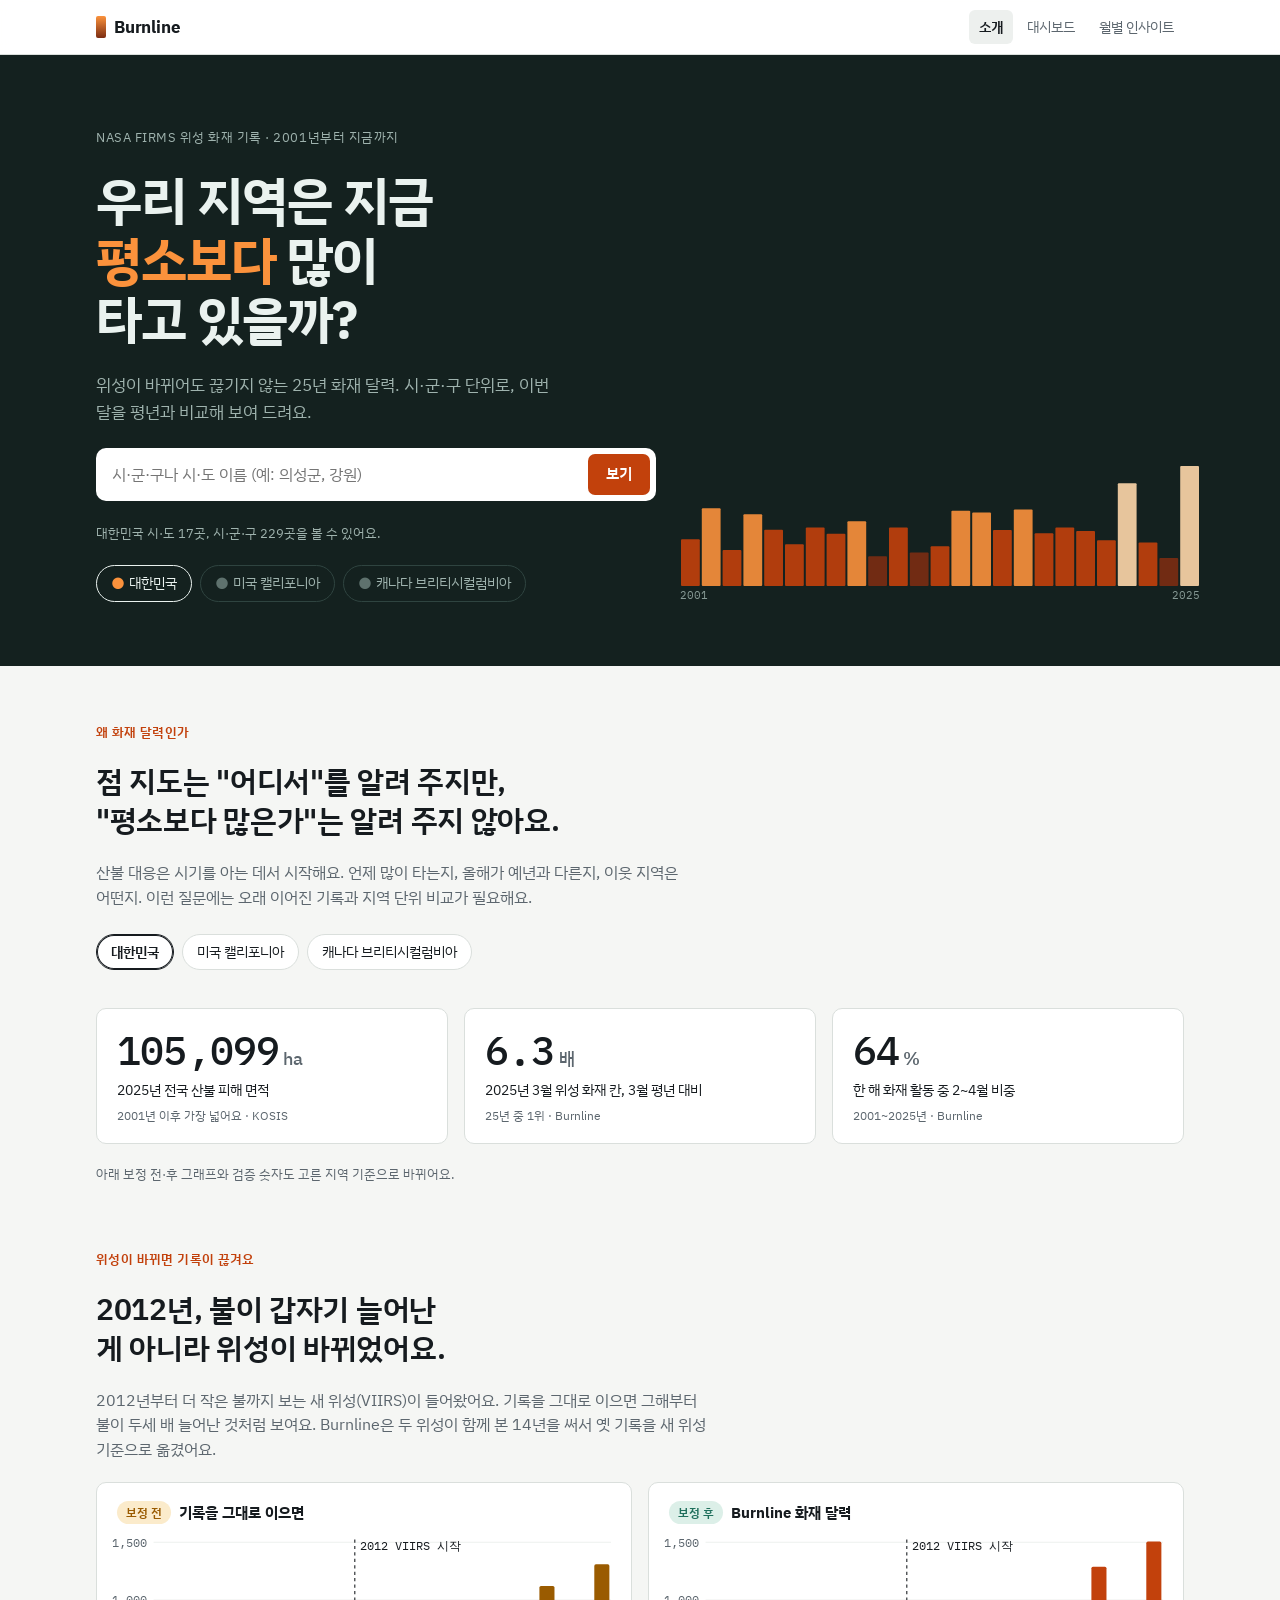
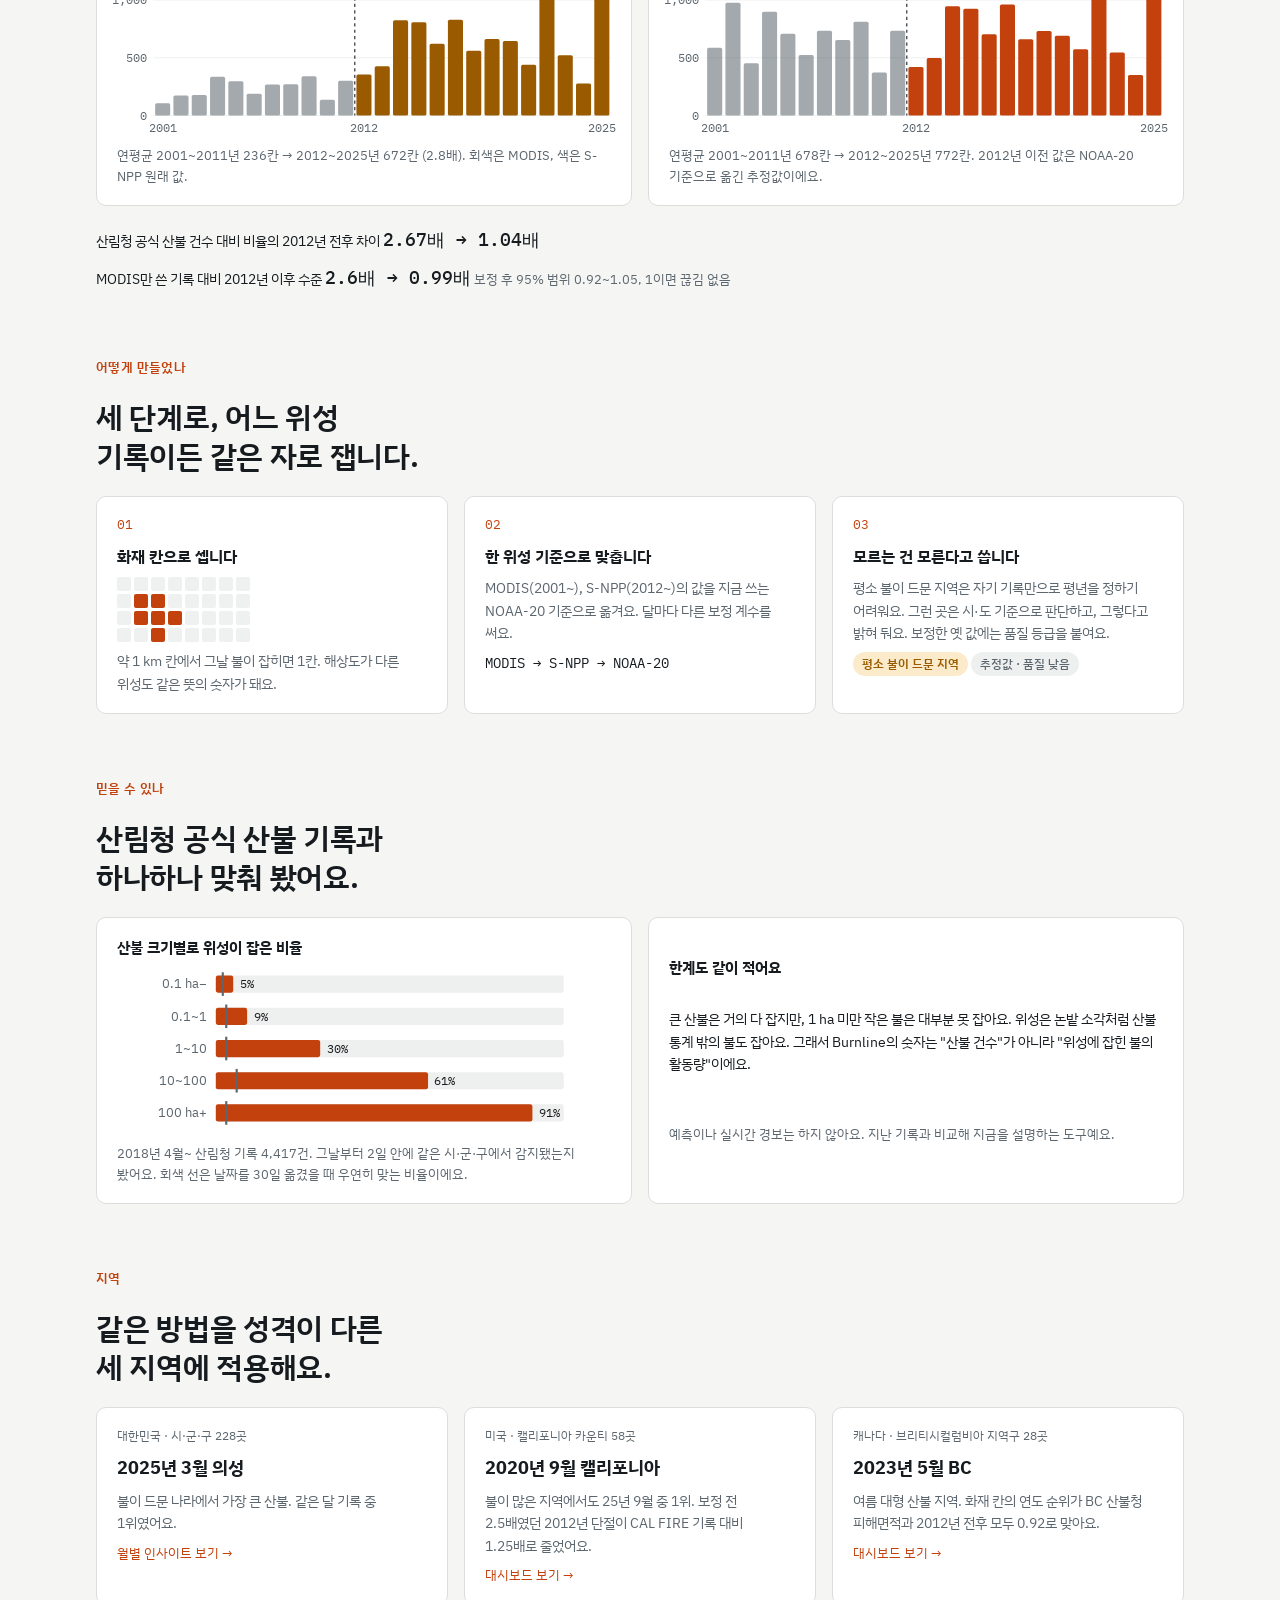
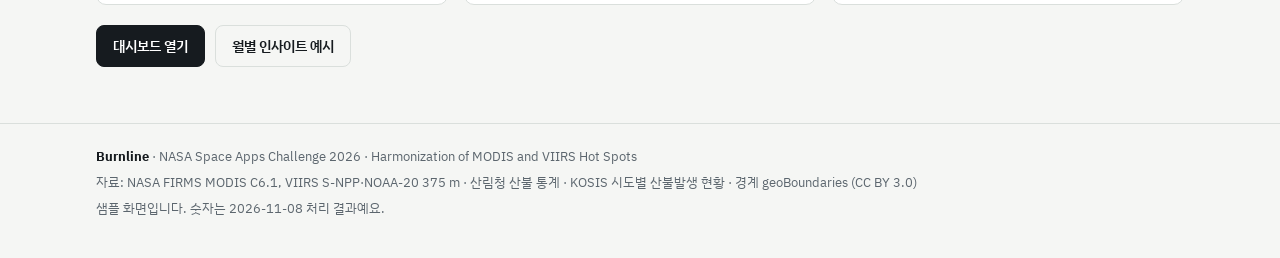
<file: mockup/site/index.html>
<!DOCTYPE html>
<html lang="ko">
<head>
<meta charset="utf-8">
<meta name="viewport" content="width=device-width, initial-scale=1, viewport-fit=cover">
<title>Burnline</title>
<link rel="preconnect" href="https://fonts.googleapis.com">
<link rel="stylesheet" href="https://fonts.googleapis.com/css2?family=IBM+Plex+Sans+KR:wght@400;500;600;700&family=IBM+Plex+Mono:wght@400;500&display=swap">
<link rel="stylesheet" href="site.css">
<style>
/* Layout: 홍보용 한 페이지. 어두운 첫 화면(검색) → 왜 → 보정 전·후 → 방법 → 신뢰 → 지역 → 출처 */
.hero { background: var(--night); color: var(--night-ink); padding: 72px 0 64px; position: relative; overflow: hidden; }
.hero .wrap { position: relative; display: grid; gap: 22px; }
.hero .eyebrow { font-size: 13px; color: var(--night-muted); letter-spacing: .04em; }
.hero h1 { font-size: clamp(30px, 5.2vw, 52px); line-height: 1.15; margin: 0; letter-spacing: -0.02em; max-width: 16ch; text-wrap: balance; }
.hero h1 em { font-style: normal; color: #FB923C; }
.hero p.lead { font-size: 17px; color: var(--night-muted); margin: 0; max-width: 46ch; }
.search { display: flex; gap: 8px; max-width: 560px; background: #fff; border-radius: 10px; padding: 6px; }
.search input { flex: 1; min-width: 0; font: inherit; font-size: 16px; border: 0; padding: 8px 10px; color: #161B1F; background: transparent; }
.search input:focus { outline: none; }
.search button { font: inherit; font-weight: 600; font-size: 15px; border: 0; border-radius: 7px; background: #C2410C; color: #fff; padding: 0 18px; cursor: pointer; }
.countries { display: flex; flex-wrap: wrap; gap: 8px; }
.countries a, .countries span { font-size: 14px; border: 1px solid #2F4440; border-radius: 999px; padding: 6px 14px; text-decoration: none; color: var(--night-ink); }
.countries span { color: var(--night-muted); border-style: dashed; }
.countries button { font: inherit; font-size: 14px; cursor: pointer; border: 1px solid #2F4440; border-radius: 999px; padding: 6px 14px; background: none; color: var(--night-muted); }
.countries button b { color: #5E716D; margin-right: 4px; }
.countries button[aria-pressed="true"] { color: var(--night-ink); border-color: var(--night-ink); }
.countries button[aria-pressed="true"] b { color: #FB923C; }
.countries button:focus-visible { outline: 2px solid #FB923C; outline-offset: 2px; }
.countries a b { color: #FB923C; margin-right: 4px; }
.strips { position: absolute; inset: auto 0 0 auto; width: min(46vw, 520px); opacity: .9; pointer-events: none; }
@media (max-width: 860px) { .strips { position: static; width: 100%; opacity: 1; } }
.hint { font-size: 12.5px; color: var(--night-muted); margin: 0; }

section.blk { padding: 56px 0 8px; }
section.blk .wrap { display: grid; gap: 20px; }
.kicker { font-size: 13px; color: var(--ember); font-weight: 600; letter-spacing: .03em; }
.blk h2.big { font-size: clamp(22px, 3.2vw, 30px); line-height: 1.3; letter-spacing: -0.01em; max-width: 26ch; text-wrap: balance; }
.blk p.body { margin: 0; max-width: 62ch; color: var(--muted); font-size: 15.5px; }
.ctabs { display: flex; flex-wrap: wrap; gap: 8px; margin: 4px 0 18px; }
.ctabs button { font: inherit; font-size: 14px; cursor: pointer; border: 1px solid var(--line); background: var(--surface); color: var(--ink); border-radius: 999px; padding: 6px 14px; }
.ctabs button[aria-selected="true"] { border-color: var(--ink); box-shadow: inset 0 0 0 1px var(--ink); font-weight: 600; }
.ctabs button:focus-visible { outline: 2px solid var(--ember); outline-offset: 2px; }
.stats { display: grid; grid-template-columns: repeat(3, minmax(0, 1fr)); gap: 16px; }
.stat .v { font-family: var(--f-num); font-size: clamp(28px, 4vw, 40px); font-weight: 500; line-height: 1.15; letter-spacing: -0.02em; }
.stat .v small { font-size: .45em; color: var(--muted); margin-left: 4px; font-family: var(--f-ui); }
.stat .k { font-size: 14px; margin-top: 6px; }
.stat .s { font-size: 12px; color: var(--muted); margin-top: 4px; }
.split { display: grid; grid-template-columns: minmax(0, 1fr) minmax(0, 1fr); gap: 16px; }
.split .card { display: grid; gap: 8px; }
.split h3 { margin: 0; font-size: 15px; display: flex; gap: 8px; align-items: center; flex-wrap: wrap; }
.proof { display: flex; flex-wrap: wrap; gap: 10px 28px; font-size: 14px; }
.proof b { font-family: var(--f-num); font-weight: 500; font-size: 18px; }
.steps { display: grid; grid-template-columns: repeat(3, minmax(0, 1fr)); gap: 16px; counter-reset: s; }
.step { display: grid; gap: 8px; align-content: start; }
.step .n { font-family: var(--f-num); color: var(--ember); font-size: 13px; }
.step h3 { margin: 0; font-size: 16px; }
.step p { margin: 0; font-size: 14px; color: var(--muted); }
.cellgrid { display: grid; grid-template-columns: repeat(8, 14px); gap: 3px; }
.cellgrid i { width: 14px; height: 14px; background: var(--d0); border-radius: 2px; }
.cellgrid i.on { background: var(--d3); }
.det { display: grid; gap: 10px; }
.regions { display: grid; grid-template-columns: repeat(3, minmax(0, 1fr)); gap: 16px; }
.region { display: grid; gap: 8px; align-content: start; text-decoration: none; }
.region .flag { font-size: 12px; color: var(--muted); }
.region h3 { margin: 0; font-size: 18px; }
.region p { margin: 0; font-size: 14px; color: var(--muted); }
.region.soon { border-style: dashed; background: transparent; }
a.region:hover { border-color: var(--ink); }
.cta { display: flex; gap: 10px; flex-wrap: wrap; }
@media (max-width: 760px) { .stats, .steps, .regions, .split { grid-template-columns: minmax(0, 1fr); } .hero { padding: 44px 0 36px; } }
</style>
</head>
<body>
<header class="topbar"><div class="wrap">
  <a class="brand" href="index.html"><i></i>Burnline</a>
  <nav class="nav"><a href="index.html" aria-current="page">소개</a><a href="dashboard.html">대시보드</a><a href="insight.html">월별 인사이트</a></nav>
</div></header>

<section class="hero"><div class="wrap">
  <div class="eyebrow">NASA FIRMS 위성 화재 기록 · 2001년부터 지금까지</div>
  <h1>우리 지역은 지금 <em>평소보다</em> 많이 타고 있을까?</h1>
  <p class="lead">위성이 바뀌어도 끊기지 않는 25년 화재 달력. 시·군·구 단위로, 이번 달을 평년과 비교해 보여 드려요.</p>
  <form class="search" id="search" role="search">
    <input id="q" list="places" placeholder="시·군·구나 시·도 이름 (예: 의성군, 강원)" autocomplete="off" aria-label="지역 검색">
    <datalist id="places"></datalist>
    <button type="submit">보기</button>
  </form>
  <p class="hint" id="hint">대한민국 시·도 17곳, 시·군·구 228곳을 볼 수 있어요.</p>
  <div class="countries">
    <button type="button" data-c="KOR" aria-pressed="true"><b>●</b>대한민국</button>
    <button type="button" data-c="CAL" aria-pressed="false"><b>●</b>미국 캘리포니아</button>
    <button type="button" data-c="BC" aria-pressed="false"><b>●</b>캐나다 브리티시컬럼비아</button>
  </div>
  <svg class="strips" id="strips" aria-hidden="true"></svg>
</div></section>

<section class="blk"><div class="wrap">
  <div class="kicker">왜 화재 달력인가</div>
  <h2 class="big">점 지도는 "어디서"를 알려 주지만, "평소보다 많은가"는 알려 주지 않아요.</h2>
  <p class="body">산불 대응은 시기를 아는 데서 시작해요. 언제 많이 타는지, 올해가 예년과 다른지, 이웃 지역은 어떤지. 이런 질문에는 오래 이어진 기록과 지역 단위 비교가 필요해요.</p>
  <div class="ctabs" id="ctabs" role="tablist" aria-label="지역">
    <button type="button" role="tab" data-c="KOR">대한민국</button><button type="button" role="tab" data-c="CAL">미국 캘리포니아</button><button type="button" role="tab" data-c="BC">캐나다 브리티시컬럼비아</button>
  </div>
  <div class="stats" id="stats"></div>
  <p class="note" id="stats-note">아래 보정 전·후 그래프와 검증 숫자도 고른 지역 기준으로 바뀌어요.</p>
</div></section>

<section class="blk"><div class="wrap">
  <div class="kicker">위성이 바뀌면 기록이 끊겨요</div>
  <h2 class="big">2012년, 불이 갑자기 늘어난 게 아니라 위성이 바뀌었어요.</h2>
  <p class="body">2012년부터 더 작은 불까지 보는 새 위성(VIIRS)이 들어왔어요. 기록을 그대로 이으면 그해부터 불이 두세 배 늘어난 것처럼 보여요. Burnline은 두 위성이 함께 본 14년을 써서 옛 기록을 새 위성 기준으로 옮겼어요.</p>
  <div class="split">
    <div class="card"><h3><span class="chip warn">보정 전</span>기록을 그대로 이으면</h3><svg id="ch-before" role="img" aria-label="보정 전 연간 화재 칸"></svg><p class="note" id="cap-before"></p></div>
    <div class="card"><h3><span class="chip ok">보정 후</span>Burnline 화재 달력</h3><svg id="ch-after" role="img" aria-label="보정 후 연간 화재 칸"></svg><p class="note" id="cap-after"></p></div>
  </div>
  <div class="proof" id="proof"></div>
</div></section>

<section class="blk"><div class="wrap">
  <div class="kicker">어떻게 만들었나</div>
  <h2 class="big">세 단계로, 어느 위성 기록이든 같은 자로 잽니다.</h2>
  <div class="steps">
    <div class="card step"><span class="n">01</span><h3>화재 칸으로 셉니다</h3>
      <div class="cellgrid" aria-hidden="true" id="cells"></div>
      <p>약 1 km 칸에서 그날 불이 잡히면 1칸. 해상도가 다른 위성도 같은 뜻의 숫자가 돼요.</p></div>
    <div class="card step"><span class="n">02</span><h3>한 위성 기준으로 맞춥니다</h3>
      <p>MODIS(2001~), S-NPP(2012~)의 값을 지금 쓰는 NOAA-20 기준으로 옮겨요. 달마다 다른 보정 계수를 써요.</p>
      <p class="num" style="color:var(--ink)">MODIS → S-NPP → NOAA-20</p></div>
    <div class="card step"><span class="n">03</span><h3>모르는 건 모른다고 씁니다</h3>
      <p>평소 불이 드문 지역은 자기 기록만으로 평년을 정하기 어려워요. 그런 곳은 시·도 기준으로 판단하고, 그렇다고 밝혀 둬요. 보정한 옛 값에는 품질 등급을 붙여요.</p>
      <p><span class="chip warn">평소 불이 드문 지역</span> <span class="chip base">추정값 · 품질 낮음</span></p></div>
  </div>
</div></section>

<section class="blk"><div class="wrap">
  <div class="kicker">믿을 수 있나</div>
  <h2 class="big" id="trust-h">산림청 공식 산불 기록과 하나하나 맞춰 봤어요.</h2>
  <div class="split">
    <div class="card det"><h3>산불 크기별로 위성이 잡은 비율</h3><svg id="ch-det" role="img" aria-label="산불 크기별 위성 감지율"></svg>
      <p class="note" id="det-note">2018년 4월~2026년 산림청 기록 4,410건. 그날부터 2일 안에 같은 시·군·구에서 감지됐는지 봤어요. 회색 선은 날짜를 30일 옮겼을 때 우연히 맞는 비율이에요.</p></div>
    <div class="card"><h3>한계도 같이 적어요</h3>
      <p class="note" style="font-size:14px;color:var(--ink)">큰 산불은 거의 다 잡지만, 1 ha 미만 작은 불은 대부분 못 잡아요. 위성은 논밭 소각처럼 산불 통계 밖의 불도 잡아요. 그래서 Burnline의 숫자는 "산불 건수"가 아니라 "위성에 잡힌 불의 활동량"이에요.</p>
      <p class="note">예측이나 실시간 경보는 하지 않아요. 지난 기록과 비교해 지금을 설명하는 도구예요.</p></div>
  </div>
</div></section>

<section class="blk"><div class="wrap">
  <div class="kicker">지역</div>
  <h2 class="big">같은 방법을 성격이 다른 세 지역에 적용해요.</h2>
  <div class="regions">
    <a class="card region" href="insight.html#uiseong"><span class="flag">대한민국 · 시·군·구 228곳</span><h3>2025년 3월 의성</h3><p id="rg-kr">불이 드문 나라에서 가장 큰 산불. 같은 달 기록 중 1위였어요.</p><span class="note" style="color:var(--ember)">월별 인사이트 보기 →</span></a>
    <a class="card region" href="dashboard.html?c=CAL#m=2020-09"><span class="flag">미국 · 캘리포니아 카운티 58곳</span><h3>2020년 9월 캘리포니아</h3><p>불이 많은 지역에서도 25년 9월 중 1위. 보정 전 2.5배였던 2012년 단절이 CAL FIRE 기록 대비 1.25배로 줄었어요.</p><span class="note" style="color:var(--ember)">대시보드 보기 →</span></a>
    <a class="card region" href="dashboard.html?c=BC#m=2023-05"><span class="flag">캐나다 · 브리티시컬럼비아 지역구 28곳</span><h3>2023년 5월 BC</h3><p>여름 대형 산불 지역. 화재 칸의 연도 순위가 BC 산불청 피해면적과 2012년 전후 모두 0.92로 맞아요.</p><span class="note" style="color:var(--ember)">대시보드 보기 →</span></a>
  </div>
  <div class="cta"><a class="btn" href="dashboard.html">대시보드 열기</a><a class="btn ghost" href="insight.html">월별 인사이트 예시</a></div>
</div></section>

<footer class="foot"><div class="wrap">
  <div><b style="color:var(--ink)">Burnline</b> · NASA Space Apps Challenge 2026 · Harmonization of MODIS and VIIRS Hot Spots</div>
  <div>자료: NASA FIRMS MODIS C6.1, VIIRS S-NPP·NOAA-20 375 m · 산림청 산불 통계 · KOSIS 시도별 산불발생 현황 · 경계 geoBoundaries (CC BY 3.0)</div>
  <div>샘플 화면입니다. 숫자는 2026-11-08 처리 결과예요.</div>
</div></footer>

<script src="data.js"></script>
<script src="landing.js"></script>
<script>
const D = window.BURN, LND = window.LANDING || { KOR: D.landing }, NS = "http://www.w3.org/2000/svg";
let C = "KOR", L = LND.KOR;   // 숫자 카드·보정 전후·검증에 쓰는 지역 (탭으로 바꿈)
const fmt = x => x == null ? "–" : Number(x).toLocaleString("ko-KR", { maximumFractionDigits: 1 });
const css = n => getComputedStyle(document.documentElement).getPropertyValue(n).trim();

// 지역별 화면 문구
const UI = {
  KOR: { ph: "시·군·구나 시·도 이름 (예: 의성군, 강원)", ex: "시·군·구 이름(예: 의성군)이나 시·도 이름(예: 강원)으로" },
  CAL: { ph: "카운티 이름 (예: Butte, Fresno)", ex: "카운티 이름(예: Butte)으로" },
  BC: { ph: "지역구 이름 (예: Cariboo, Peace River)", ex: "지역구 이름(예: Cariboo)으로" }
};
const dashUrl = (c, h) => "dashboard.html" + (c === "KOR" ? "" : "?c=" + c) + (h ? "#" + h : "");

// 검색: 세 지역 모두에서 찾고, 지금 고른 지역을 먼저
const opts = Object.keys(D.prov).map(p => ({ c: "KOR", t: p + " 전체", h: "p=" + encodeURIComponent(p) }))
  .concat(D.dist.map((d, i) => ({ c: "KOR", t: d.prov + " " + d.ko, h: "d=" + i, k: d.ko })))
  .concat(...["CAL", "BC"].filter(c => LND[c]?.places).map(c => LND[c].places.map(([n, , i]) => ({ c, t: n, h: "d=" + i, k: n }))));
const lc = x => x.toLowerCase();
function fillPlaces() {
  document.getElementById("places").innerHTML = [...opts.filter(o => o.c === C), ...opts.filter(o => o.c !== C)].map(o => `<option value="${o.t}">`).join("");
}
document.getElementById("search").onsubmit = e => {
  e.preventDefault();
  const q = document.getElementById("q").value.trim().replace(/\s+/g, " "), ql = lc(q);
  if (!q) { location.href = dashUrl(C); return; }
  const pool = [...opts.filter(o => o.c === C), ...opts.filter(o => o.c !== C)];
  const hit = pool.find(o => lc(o.t) === ql) || pool.find(o => o.k && (lc(o.k) === ql || lc(o.t).endsWith(" " + ql))) || pool.find(o => lc(o.t).includes(ql));
  if (hit) location.href = dashUrl(hit.c, hit.h);
  else document.getElementById("hint").textContent = `"${q}"을(를) 찾지 못했어요. ${UI[C].ex} 검색해 보세요.`;
};

// 첫 화면 장식: 2001~2025 연간 화재 칸 막대 (보정 후, 고른 지역)
function drawStrips() {
  const v = L.after, W = 520, H = 120, bw = W / v.length, mx = Math.max(...v);
  document.getElementById("strips").setAttribute("viewBox", `0 0 ${W} ${H + 16}`);
  document.getElementById("strips").innerHTML = v.map((x, i) => {
    const h = Math.max(2, x / mx * H), t = x / mx;
    const c = t > .75 ? "#FED7AA" : t > .5 ? "#FB923C" : t > .3 ? "#C2410C" : "#7C2D12";
    return `<rect x="${i * bw + 1}" y="${H - h}" width="${bw - 2}" height="${h}" rx="1" fill="${c}"/>`;
  }).join("") + `<text x="0" y="${H + 13}" style="fill:#93A7A2;stroke:none">2001</text><text x="${W}" y="${H + 13}" text-anchor="end" style="fill:#93A7A2;stroke:none">2025</text>`;
}

// 숫자 카드 (고른 지역)
function drawStats() {
  const a = L.area, cs = L.case, lab = L.labels || { country: "대한민국", short: "전국", official: "산림청", lv2: "시·군·구" };
  const rk = L.risk.months, rkName = rk.length > 2 && rk.every((x, k) => !k || x === rk[k - 1] + 1) ? `${rk[0]}~${rk[rk.length - 1]}월` : rk.join("·") + "월";
  const y = cs.month.slice(0, 4), m = +cs.month.slice(5), where = C === "KOR" ? "전국" : lab.country;
  document.getElementById("stats").innerHTML = [
    [fmt(a.ha) + "<small>ha</small>", `${a.year}년 ${where} 산불 피해 면적`, `${a.record ? "2001년 이후 가장 넓어요" : ""} · ${a.source}`],
    [fmt(cs.ratio) + "<small>배</small>", `${y}년 ${m}월 위성 화재 칸, ${m}월 평년 대비`, `${cs.n}년 중 ${cs.rank}위 · Burnline`],
    [Math.round(L.risk.share * 100) + "<small>%</small>", `한 해 화재 활동 중 ${rkName} 비중`, "2001~2025년 · Burnline"]
  ].map(([v, k, s]) => `<div class="card stat"><div class="v">${v}</div><div class="k">${k}</div><div class="s">${s}</div></div>`).join("");
  document.getElementById("trust-h").textContent = `${lab.official} 공식 산불 기록과 하나하나 맞춰 봤어요.`;
  document.getElementById("det-note").textContent = `2018년 4월~ ${lab.official} 기록 ${fmt(L.detect_n)}건. 그날부터 2일 안에 같은 ${lab.lv2}에서 감지됐는지 봤어요. 회색 선은 날짜를 30일 옮겼을 때 우연히 맞는 비율이에요.` +
    (C === "KOR" ? "" : ` ${lab.lv2}가 넓어서 우연히 맞는 비율도 높아요. 두 막대의 차이로 읽어 주세요.`);
  document.querySelectorAll("#ctabs button").forEach(b => b.setAttribute("aria-selected", b.dataset.c === C));
}

// 보정 전·후: 같은 축, 2012년 선
function bars(id, vals, hi) {
  const W = 460, H = 190, pl = 34, pb = 20, n = vals.length, bw = (W - pl) / n, mx = Math.max(...L.before, ...L.after);
  const y = v => H - pb - v / mx * (H - pb - 8), x0 = pl + (2012 - L.years[0]) * bw;
  let s = `<line x1="${pl}" x2="${W}" y1="${H - pb}" y2="${H - pb}" stroke="${css("--line")}"/>`;
  const st = (q => [1, 2, 5, 10].map(k => k * 10 ** Math.floor(Math.log10(q))).find(k => k >= q * 0.8))(mx / 3);
  [0, st, st * 2, st * 3].filter(t => t <= mx * 1.05).forEach(t => s += `<line x1="${pl}" x2="${W}" y1="${y(t)}" y2="${y(t)}" stroke="${css("--faint")}"/><text x="${pl - 6}" y="${y(t) + 4}" text-anchor="end">${fmt(t)}</text>`);
  vals.forEach((v, i) => { const yr = L.years[i]; s += `<rect x="${pl + i * bw + 1.5}" y="${y(v)}" width="${bw - 3}" height="${H - pb - y(v)}" rx="1.5" fill="${yr < 2012 ? css("--none") : hi}" opacity="${yr < 2012 ? .55 : 1}"><title>${yr}년 ${fmt(v)}칸</title></rect>`; });
  s += `<line x1="${x0}" x2="${x0}" y1="6" y2="${H - pb}" stroke="${css("--ink")}" stroke-dasharray="3 3"/><text x="${x0 + 5}" y="16" style="fill:${css("--ink")}">2012 VIIRS 시작</text>`;
  [2001, 2012, 2025].forEach(t => s += `<text x="${pl + (t - L.years[0] + .5) * bw}" y="${H - 5}" text-anchor="middle">${t}</text>`);
  const el = document.getElementById(id); el.setAttribute("viewBox", `0 0 ${W} ${H}`); el.innerHTML = s;
}
const avg = (a, b) => { const v = L.years.map((y, i) => [y, i]).filter(([y]) => y >= a && y <= b).map(([, i]) => i); return [v.reduce((s, i) => s + L.before[i], 0) / v.length, v.reduce((s, i) => s + L.after[i], 0) / v.length]; };
function drawSplit() {
  bars("ch-before", L.before, css("--warn")); bars("ch-after", L.after, css("--ember"));
  const [b1, a1] = avg(2001, 2011), [b2, a2] = avg(2012, 2025);
  document.getElementById("cap-before").textContent = `연평균 2001~2011년 ${fmt(Math.round(b1))}칸 → 2012~2025년 ${fmt(Math.round(b2))}칸 (${(b2 / b1).toFixed(1)}배). 회색은 MODIS, 색은 S-NPP 원래 값.`;
  document.getElementById("cap-after").textContent = `연평균 2001~2011년 ${fmt(Math.round(a1))}칸 → 2012~2025년 ${fmt(Math.round(a2))}칸. 2012년 이전 값은 NOAA-20 기준으로 옮긴 추정값이에요.`;
  const k = L.kosis || {}, off = (L.labels || {}).official || "산림청", kc = k["화재 칸 (보정)"]?.after_over_before;
  const unsure = kc != null && (kc < 0.75 || kc > 1.33);
  document.getElementById("proof").innerHTML =
    (k["원값 이어 붙이기"] ? `<span>${off} 공식 산불 건수 대비 비율의 2012년 전후 차이 <b>${k["원값 이어 붙이기"].after_over_before}배 → ${kc}배</b>${unsure ? ` <span class="note">공식 기록 자체가 그 무렵 크게 바뀌어(작은 불은 줄고 초대형 산불이 늘어남) 이 비교로는 판단하지 않아요</span>` : ""}</span>` : "") +
    `<span>MODIS만 쓴 기록 대비 2012년 이후 수준 <b>${(L.jump["이어 붙이기"].ratio / L.jump["이어 붙이기"].before).toFixed(1)}배 → ${L.jump["H 하모니제이션"].ratio.toFixed(2)}배</b> <span class="note">보정 후 95% 범위 ${L.jump["H 하모니제이션"].ci[0]}~${L.jump["H 하모니제이션"].ci[1]}, 1이면 끊김 없음</span></span>`;
}

// 감지율
function drawDet() {
  const rows = Object.entries(L.detect), W = 460, rh = 30, pl = 92, H = rows.length * rh + 6;
  let s = "";
  rows.forEach(([k, v], i) => {
    const y = i * rh + 4, w = (W - pl - 44) * v.detected, wc = (W - pl - 44) * v.chance;
    s += `<text x="${pl - 8}" y="${y + 15}" text-anchor="end" style="font-family:var(--f-ui);font-size:12px">${k.replace(" 이상", "+").replace(" 미만", "−")}</text>`;
    s += `<rect x="${pl}" y="${y + 3}" width="${W - pl - 44}" height="16" rx="2" fill="${css("--faint")}"/>`;
    s += `<rect x="${pl}" y="${y + 3}" width="${Math.max(2, w)}" height="16" rx="2" fill="${css("--ember")}"/>`;
    s += `<line x1="${pl + wc}" x2="${pl + wc}" y1="${y}" y2="${y + 22}" stroke="${css("--muted")}" stroke-width="2"/>`;
    s += `<text x="${pl + w + 6}" y="${y + 15}" style="fill:${css("--ink")}">${Math.round(v.detected * 100)}%</text>`;
  });
  const el = document.getElementById("ch-det"); el.setAttribute("viewBox", `0 0 ${W} ${H}`); el.innerHTML = s;
}
document.getElementById("cells").innerHTML = Array.from({ length: 32 }, (_, i) => `<i class="${[9, 10, 17, 18, 19, 26].includes(i) ? "on" : ""}"></i>`).join("");
function draw() { drawStrips(); drawStats(); drawSplit(); drawDet(); }
// 지역 고르기: 첫 화면 버튼과 숫자 카드 탭이 같은 상태를 씀
function setC(c) {
  if (!LND[c]) return;
  C = c; L = LND[c];
  const lab = L.labels || { country: "대한민국", lv1: "시·도", lv2: "시·군·구", single: false };
  document.getElementById("q").placeholder = UI[c].ph;
  document.getElementById("hint").textContent = lab.single ? `${lab.country} ${lab.lv2} ${L.n_regions}곳을 볼 수 있어요.` : `${lab.country} ${lab.lv1} ${L.n_prov}곳, ${lab.lv2} ${L.n_regions}곳을 볼 수 있어요.`;
  document.querySelectorAll(".countries button").forEach(b => b.setAttribute("aria-pressed", b.dataset.c === c));
  fillPlaces(); draw();
}
document.querySelectorAll("#ctabs button, .countries button").forEach(b => b.onclick = () => setC(b.dataset.c));
setC("KOR");
matchMedia("(prefers-color-scheme: dark)").addEventListener?.("change", draw);
</script>
</body>
</html>
</file>
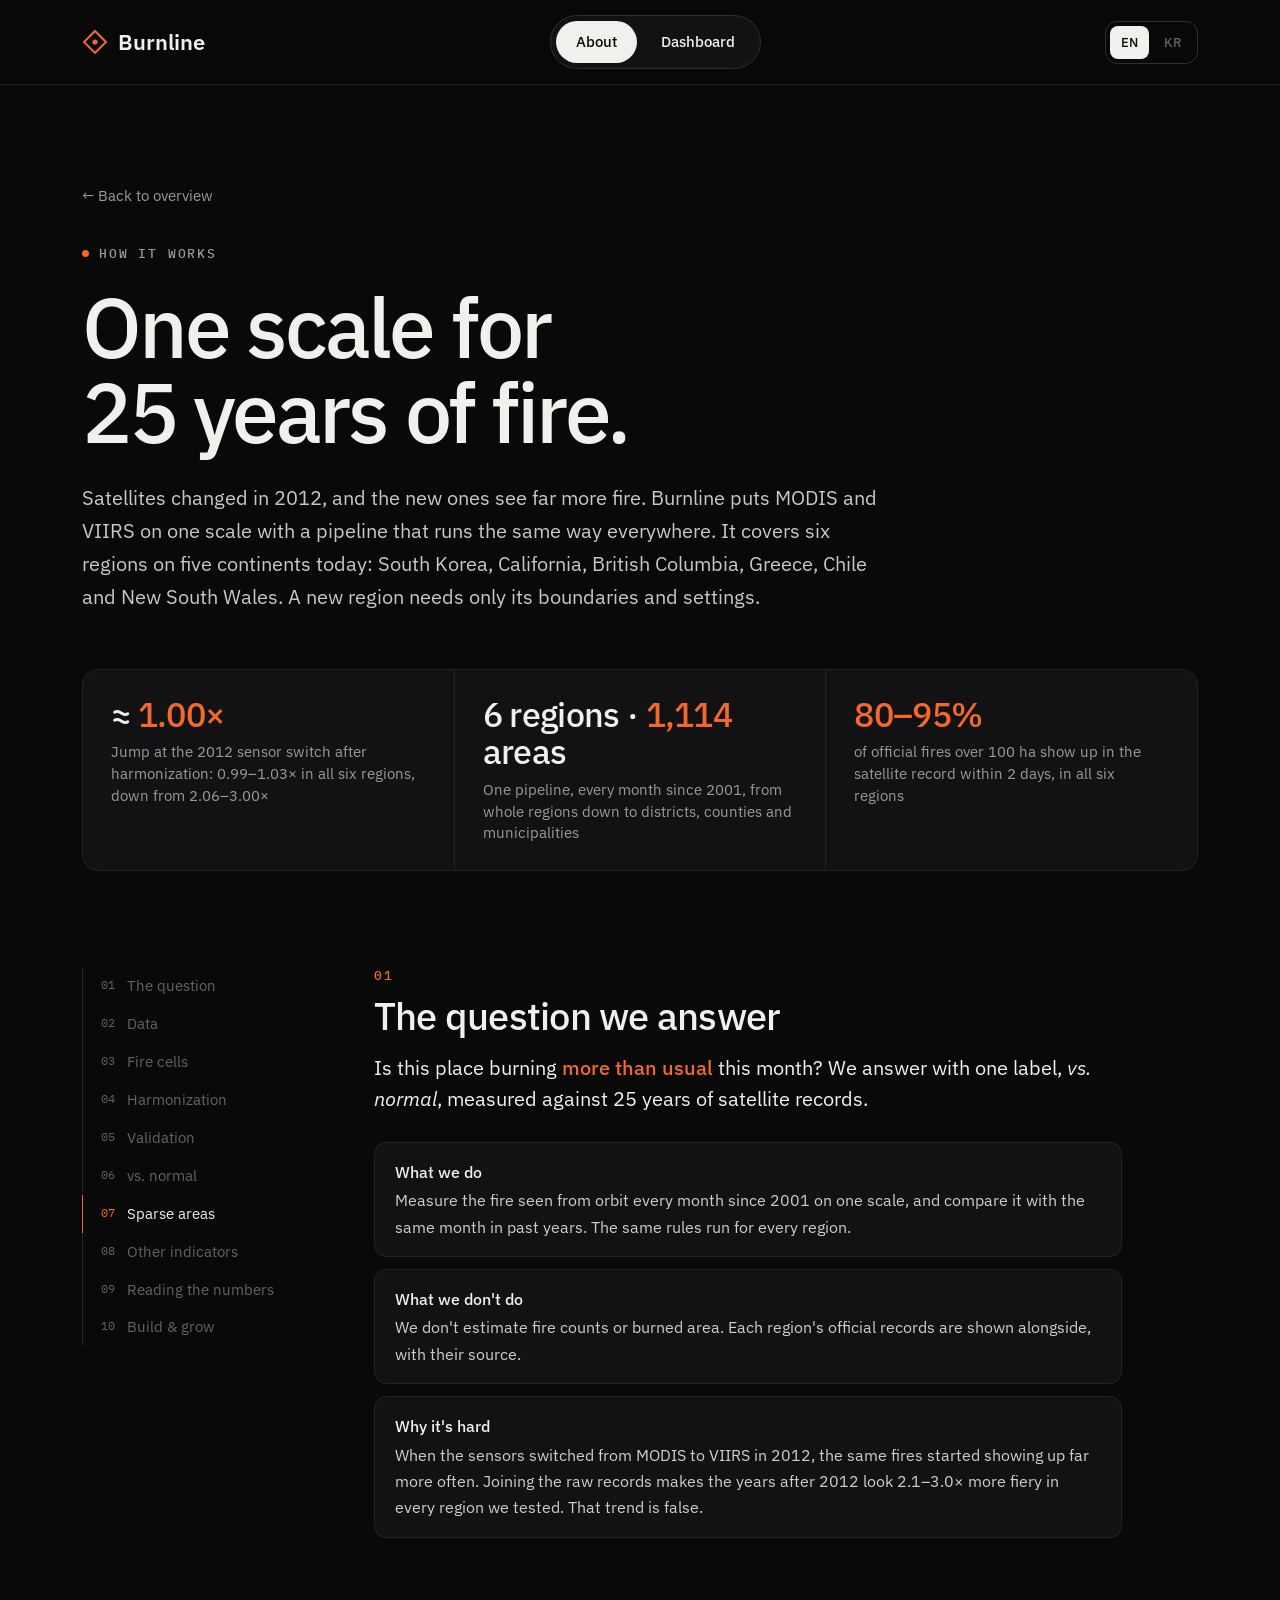
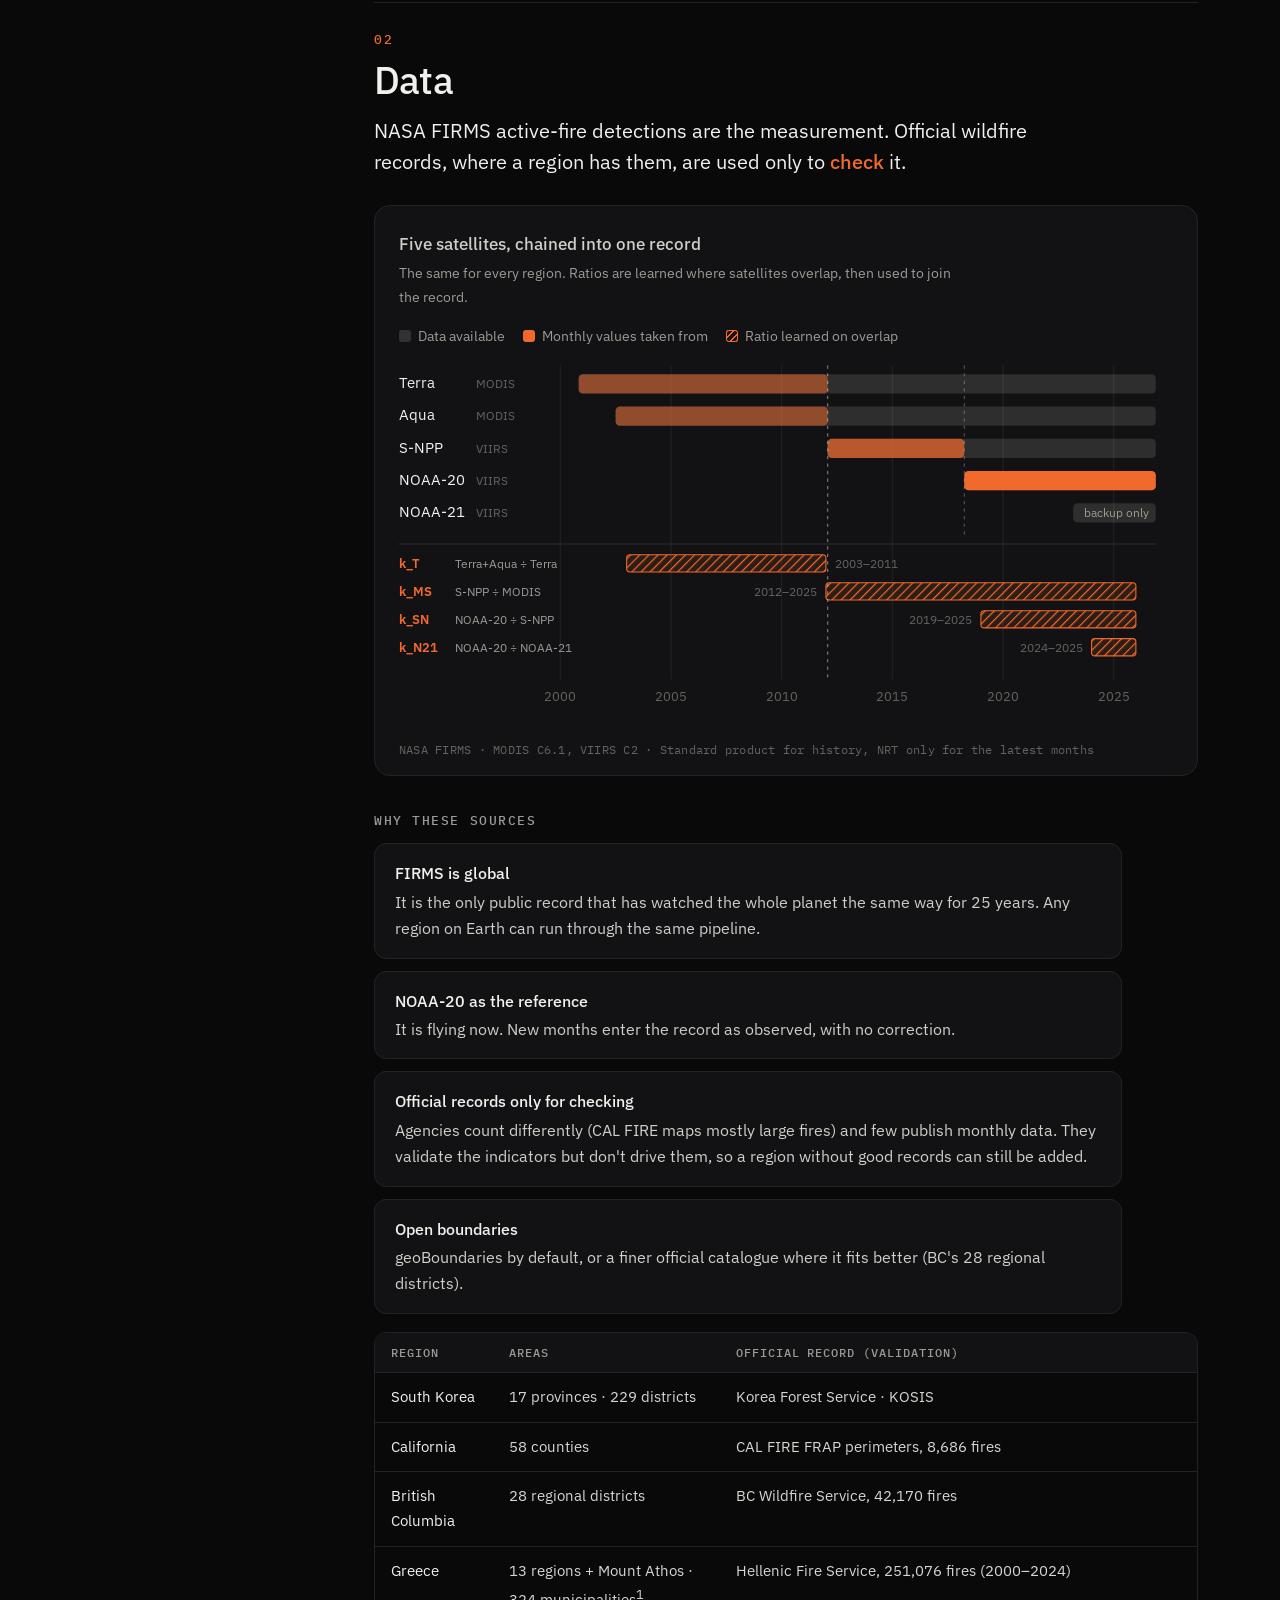
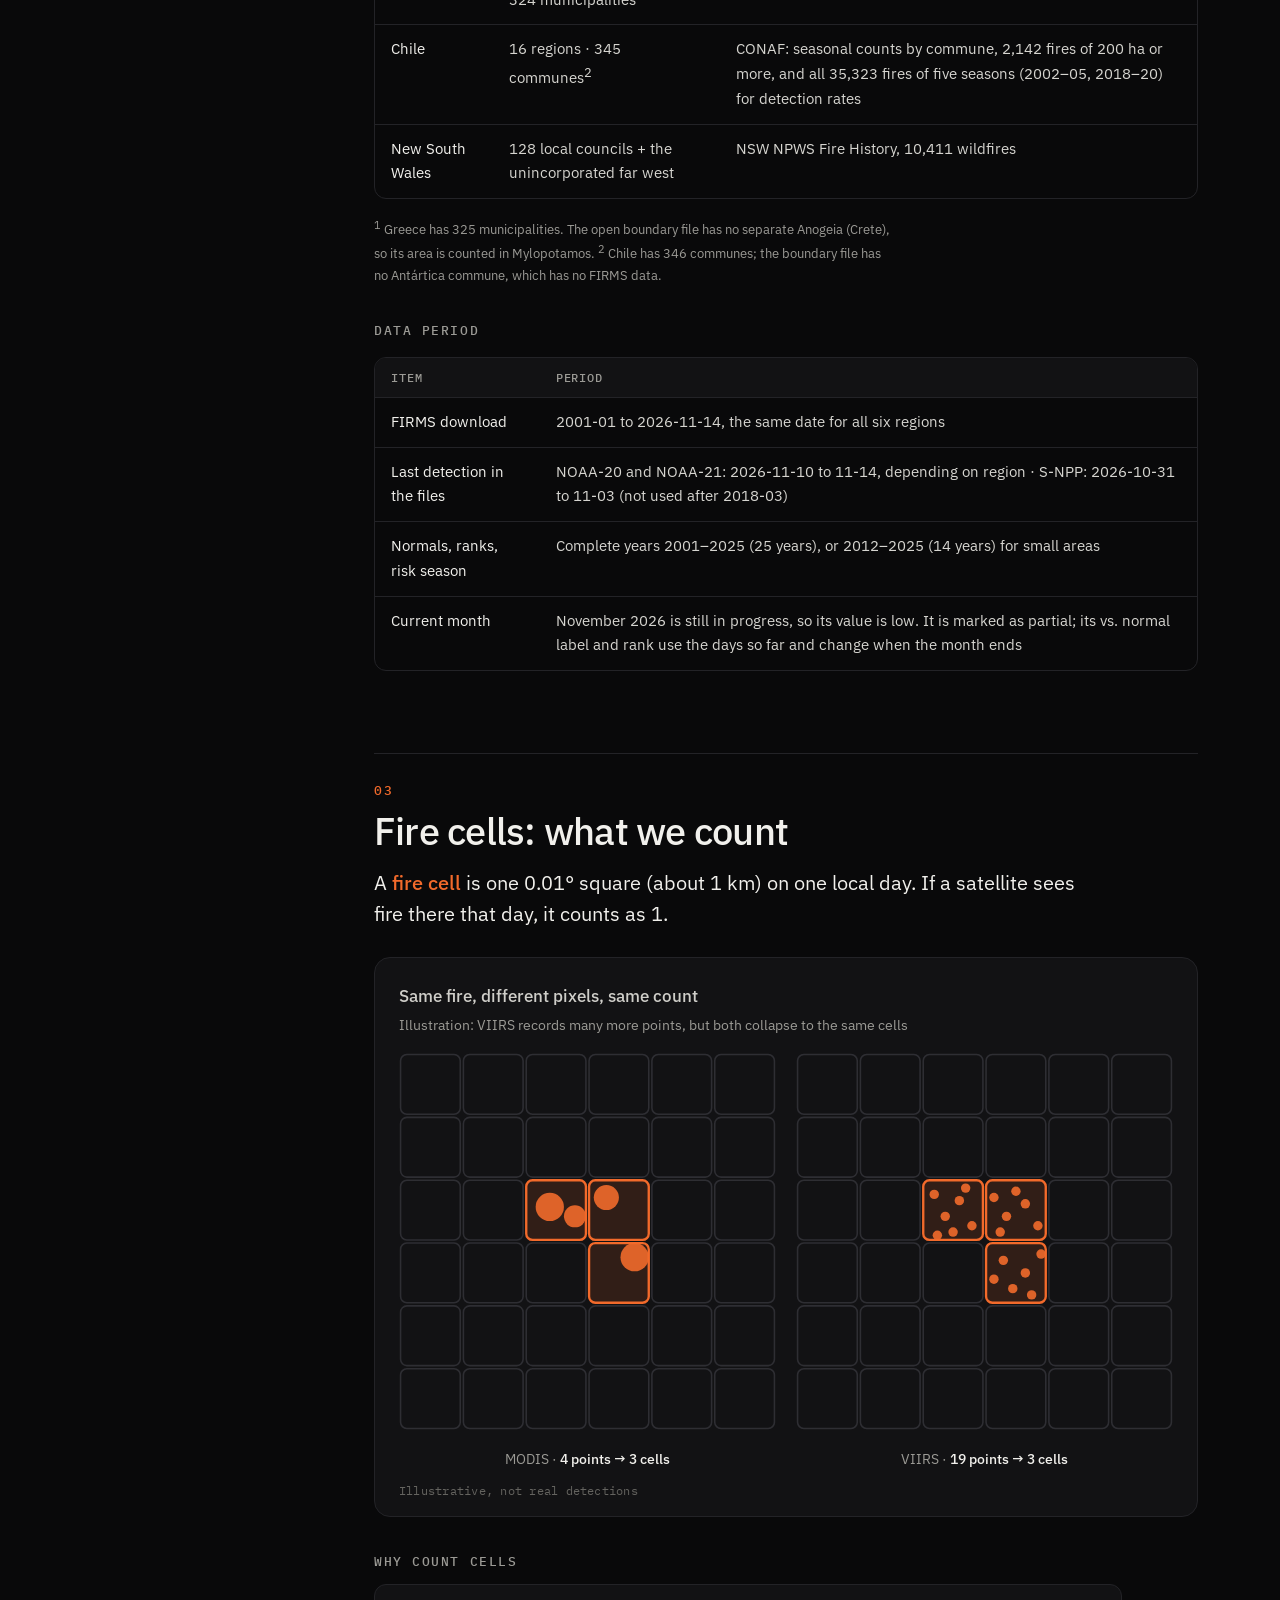
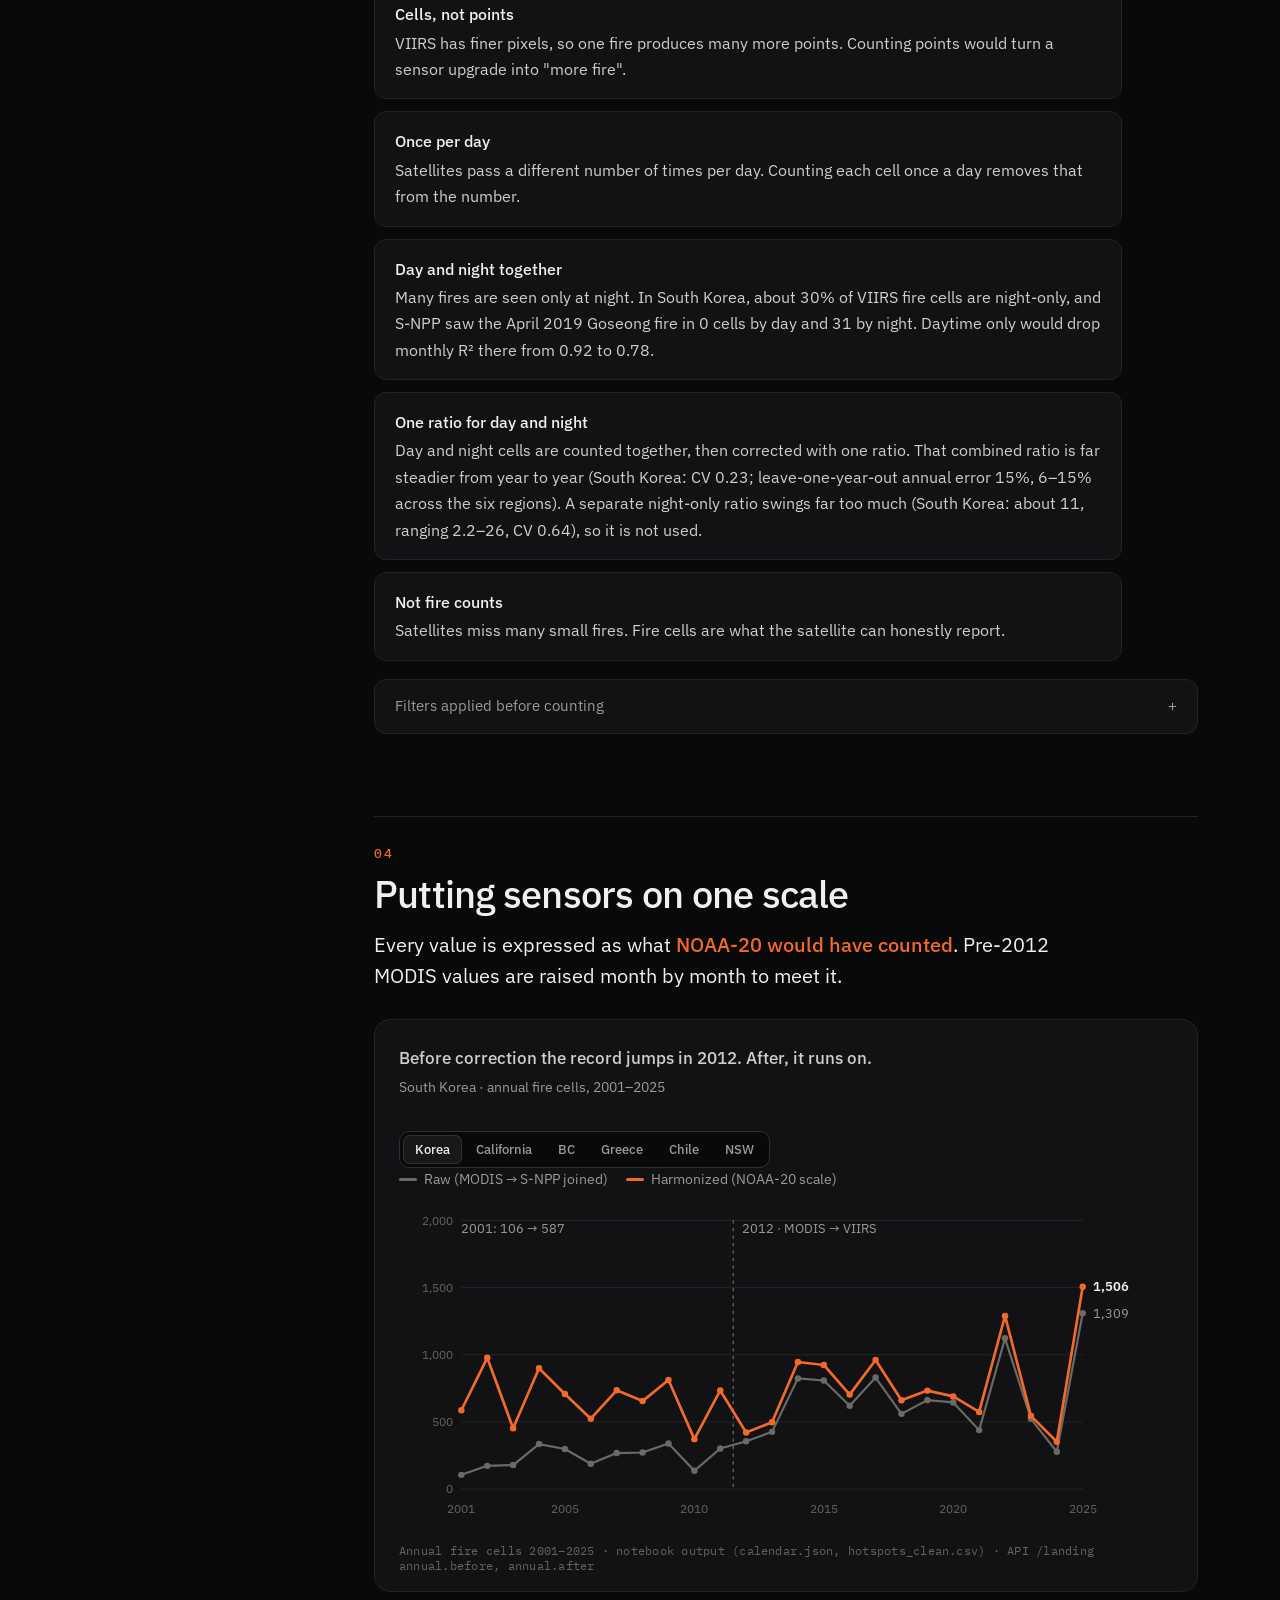
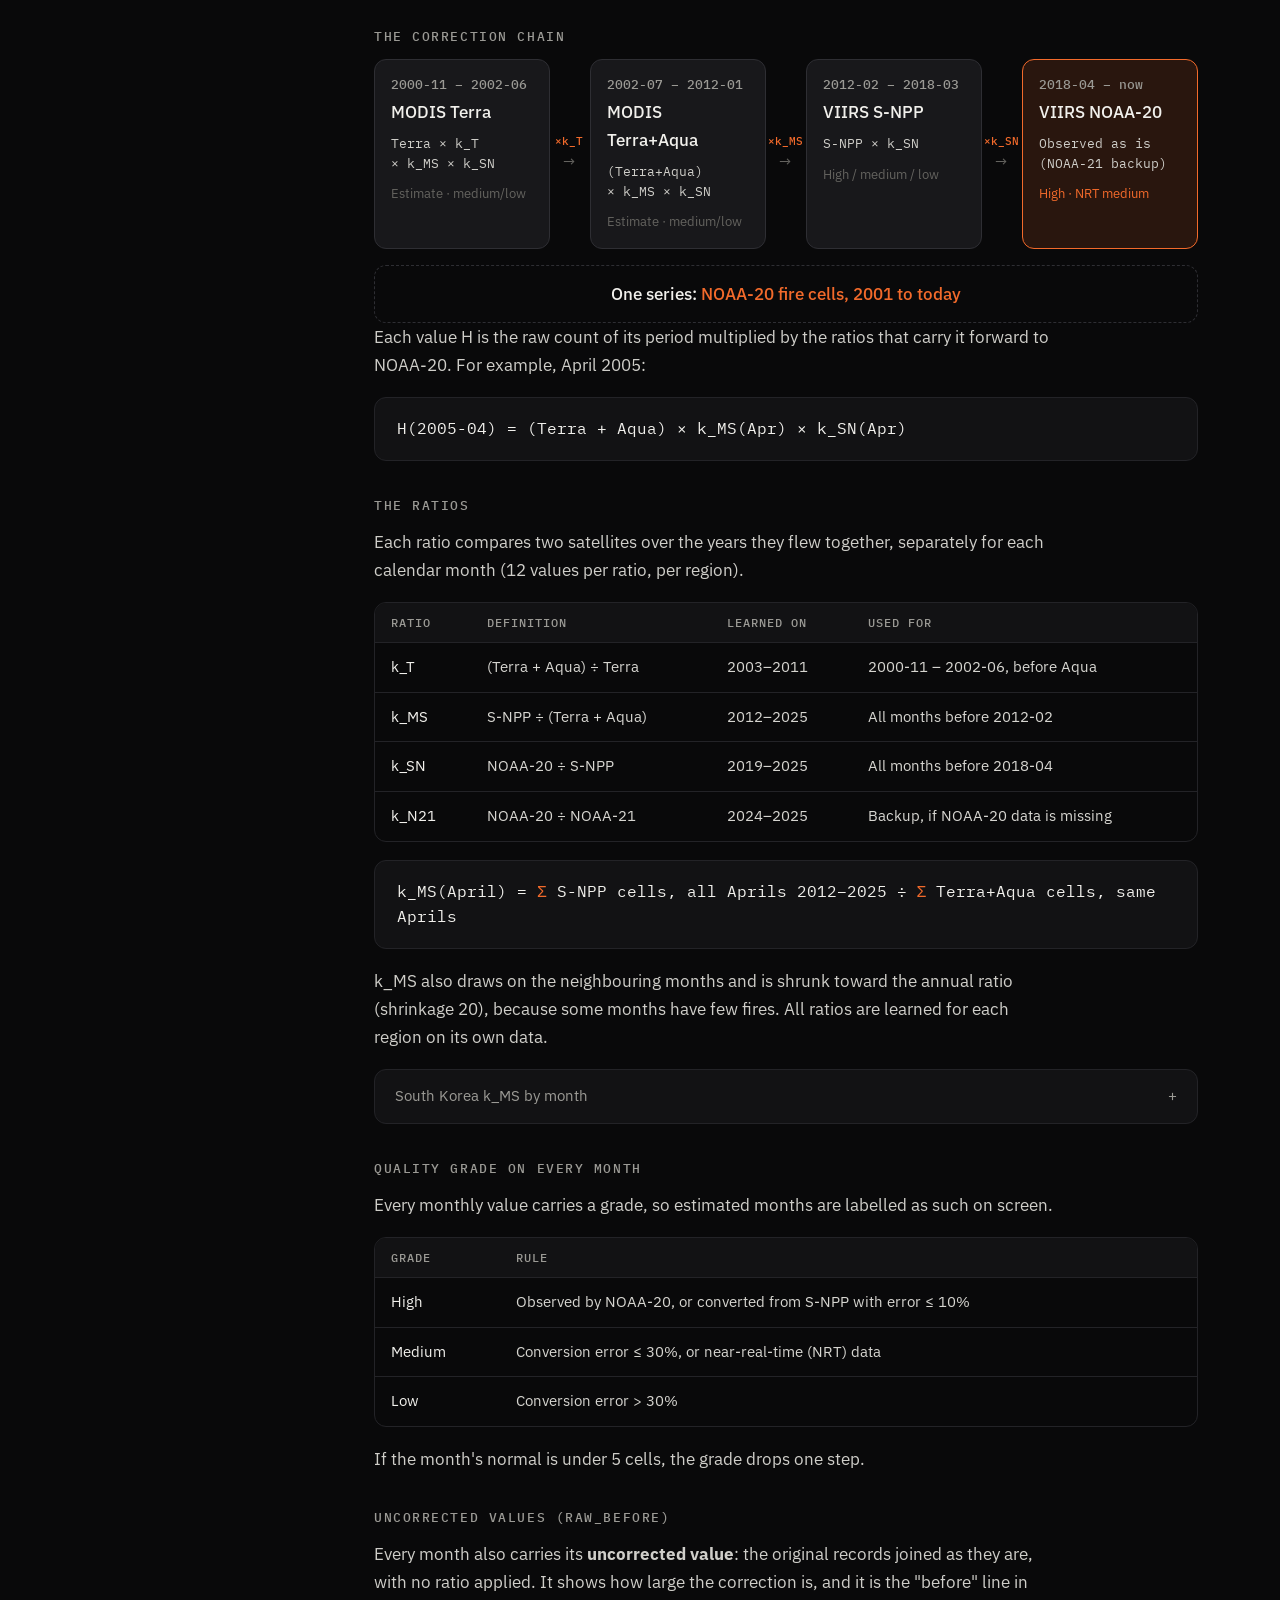
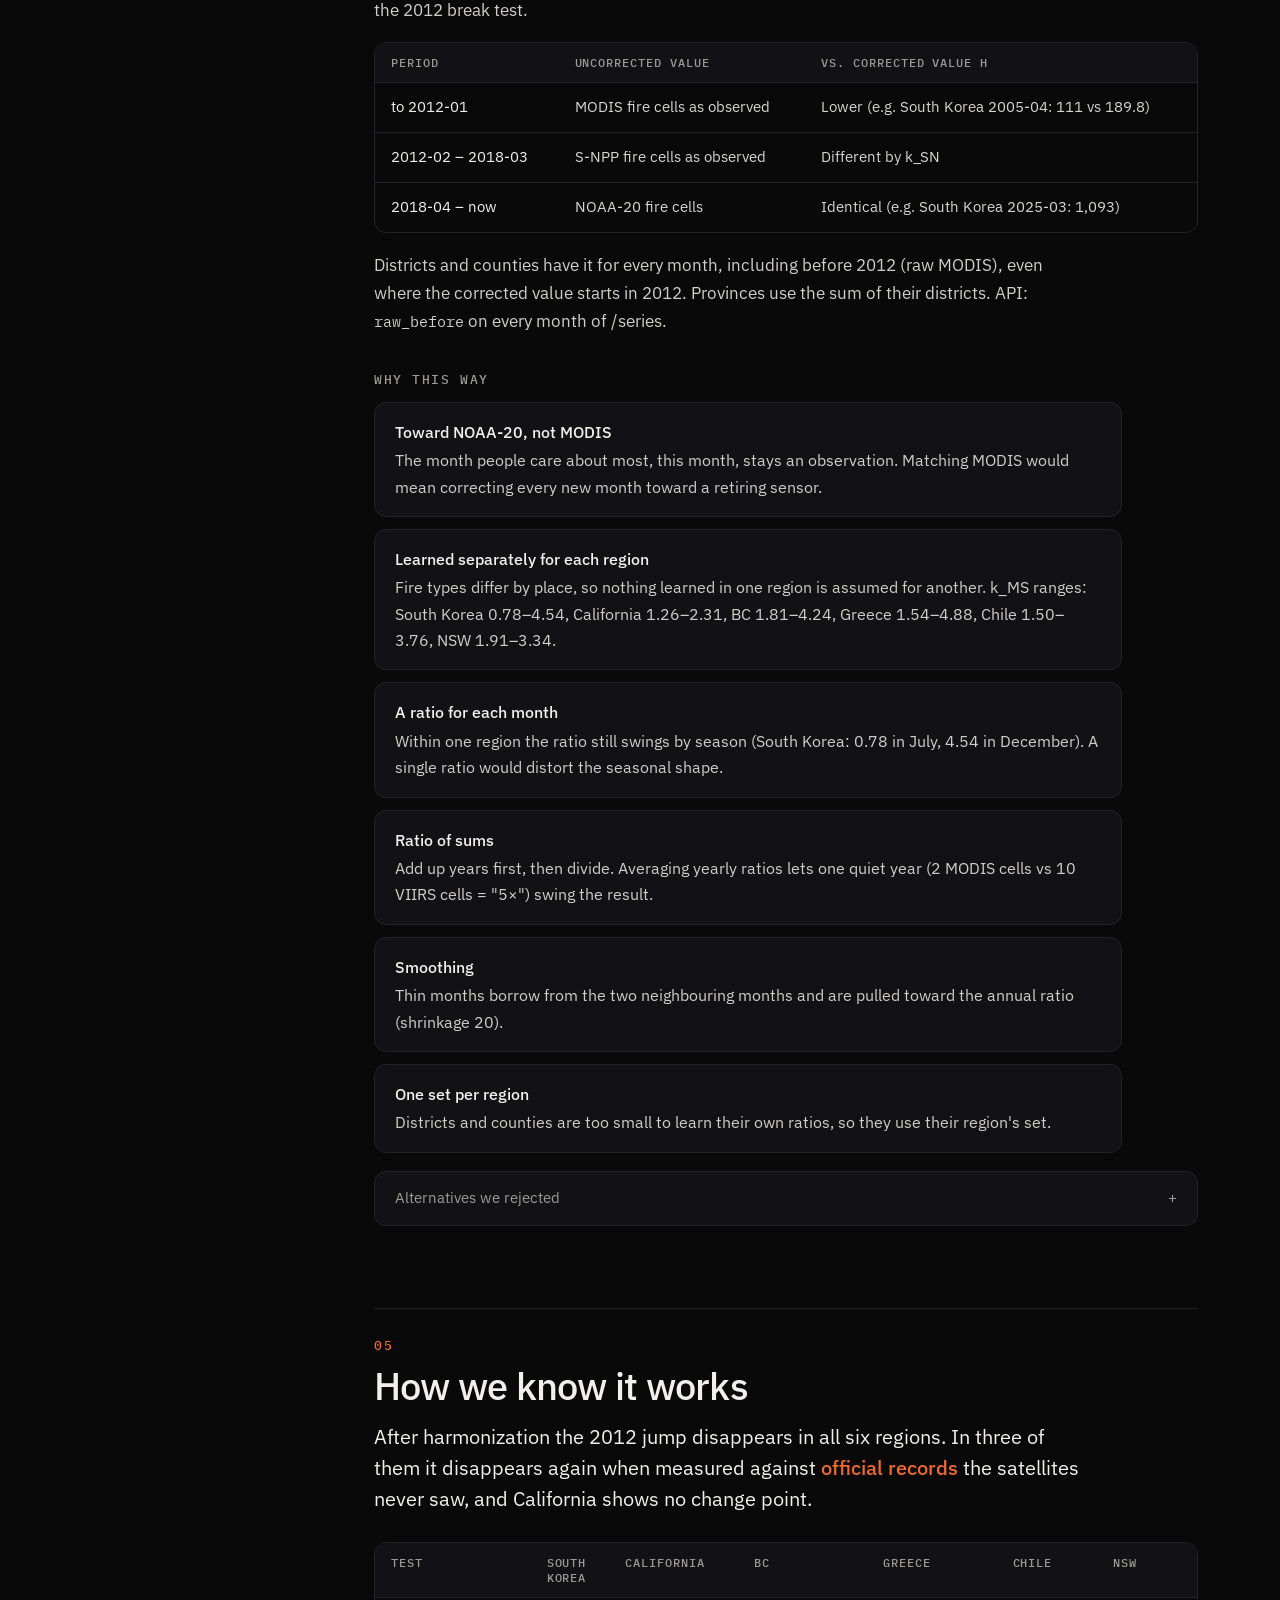
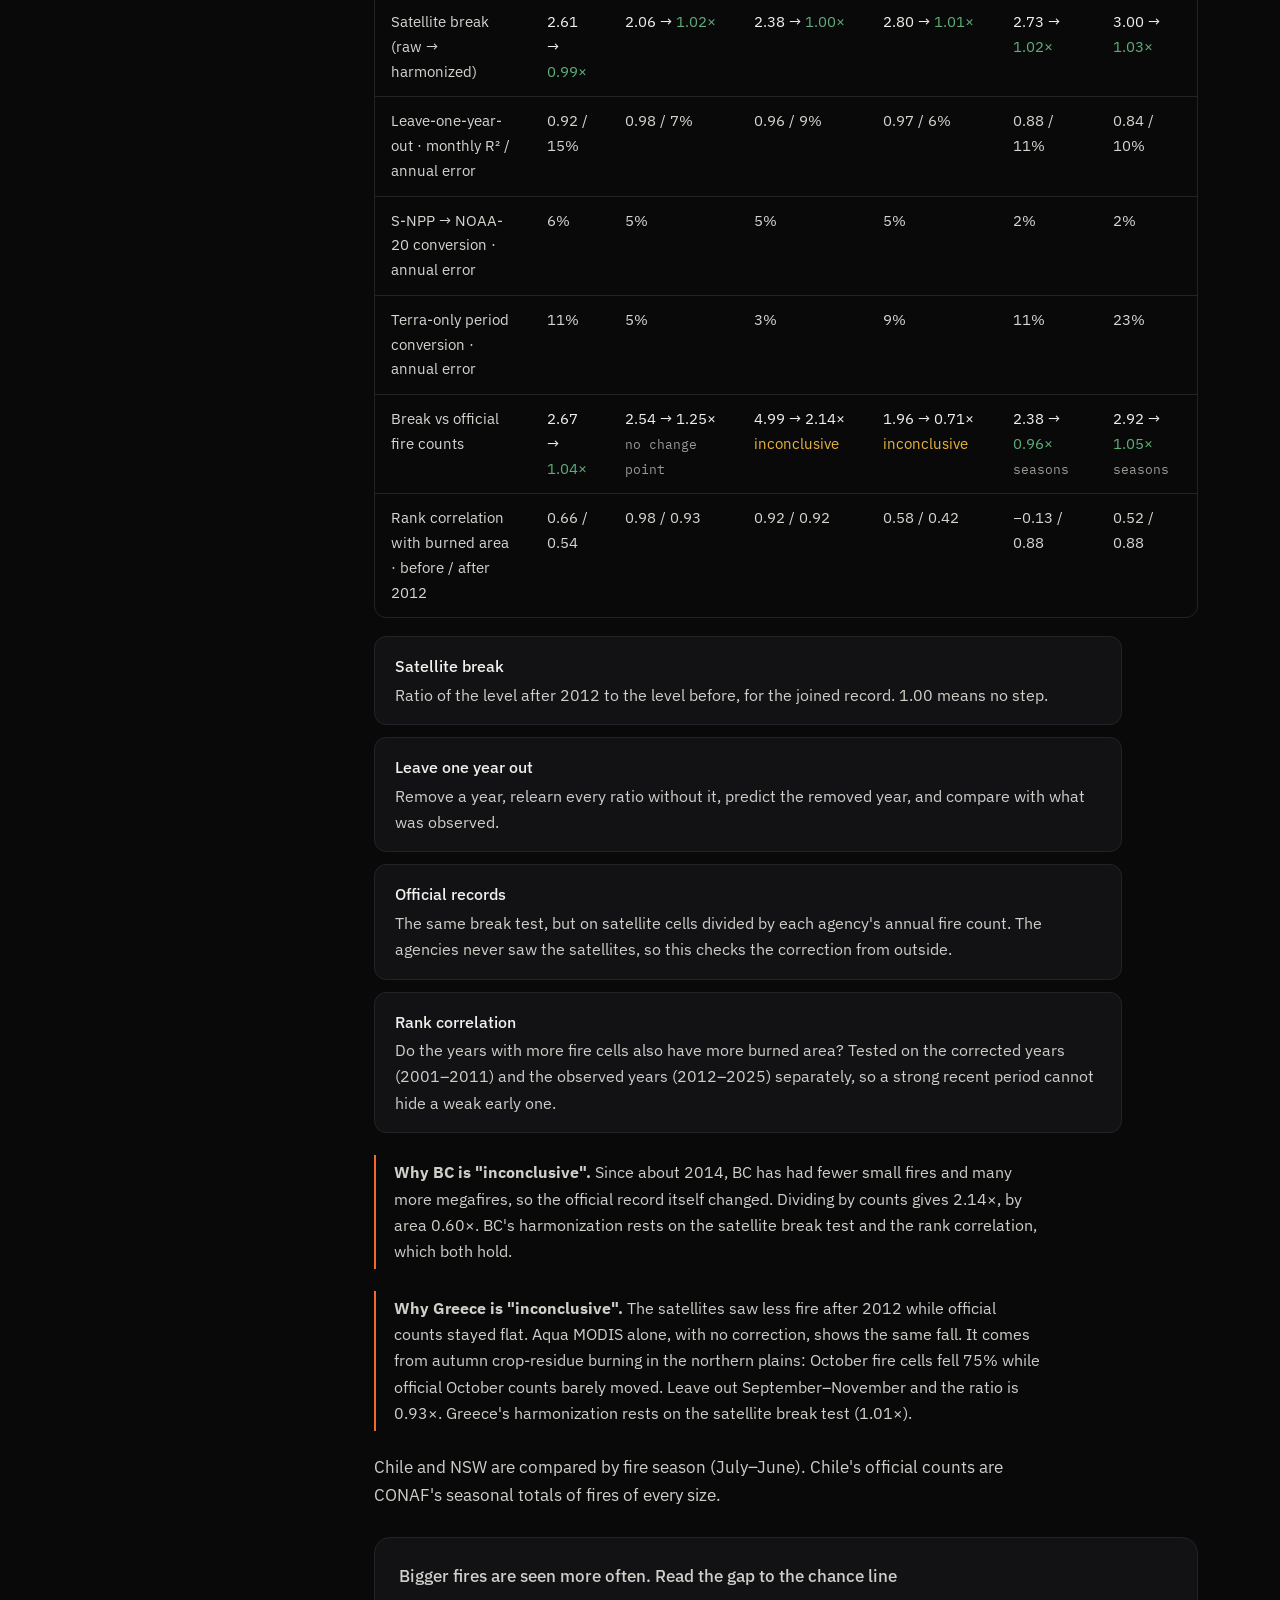
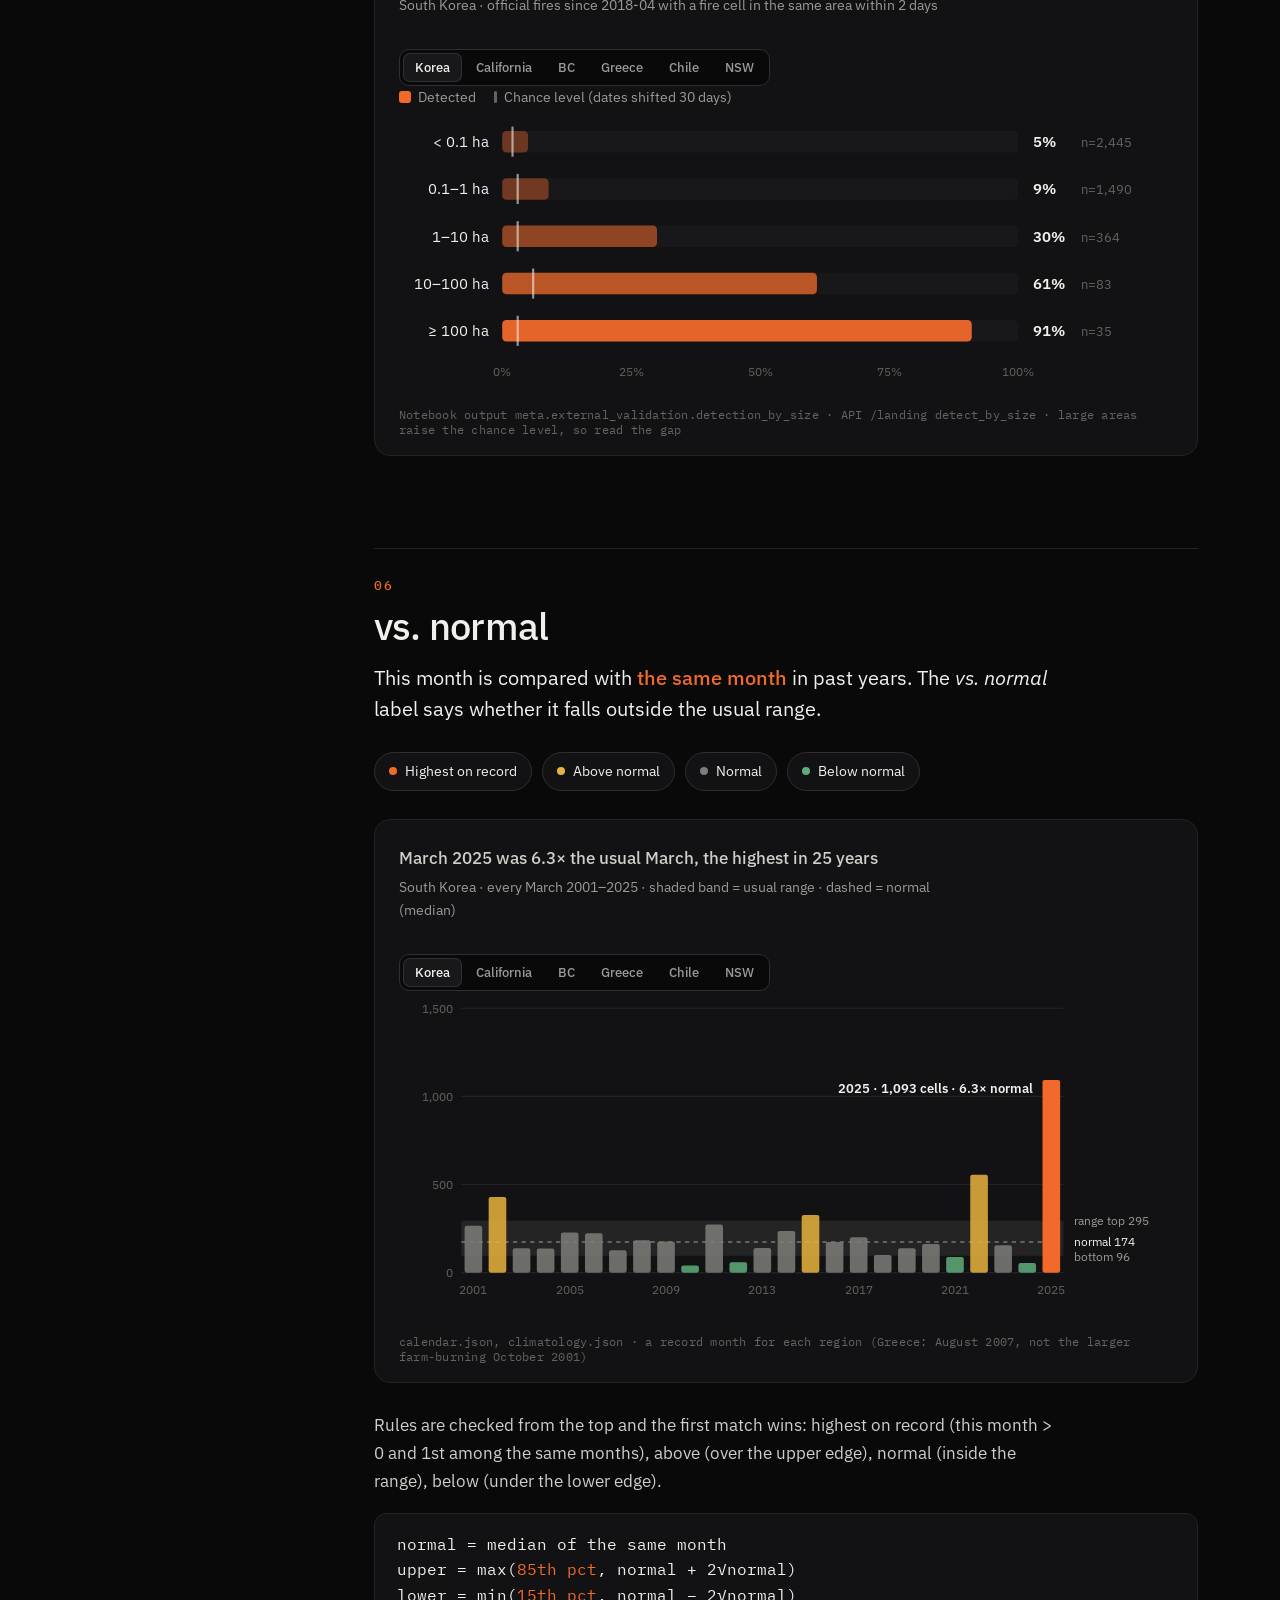
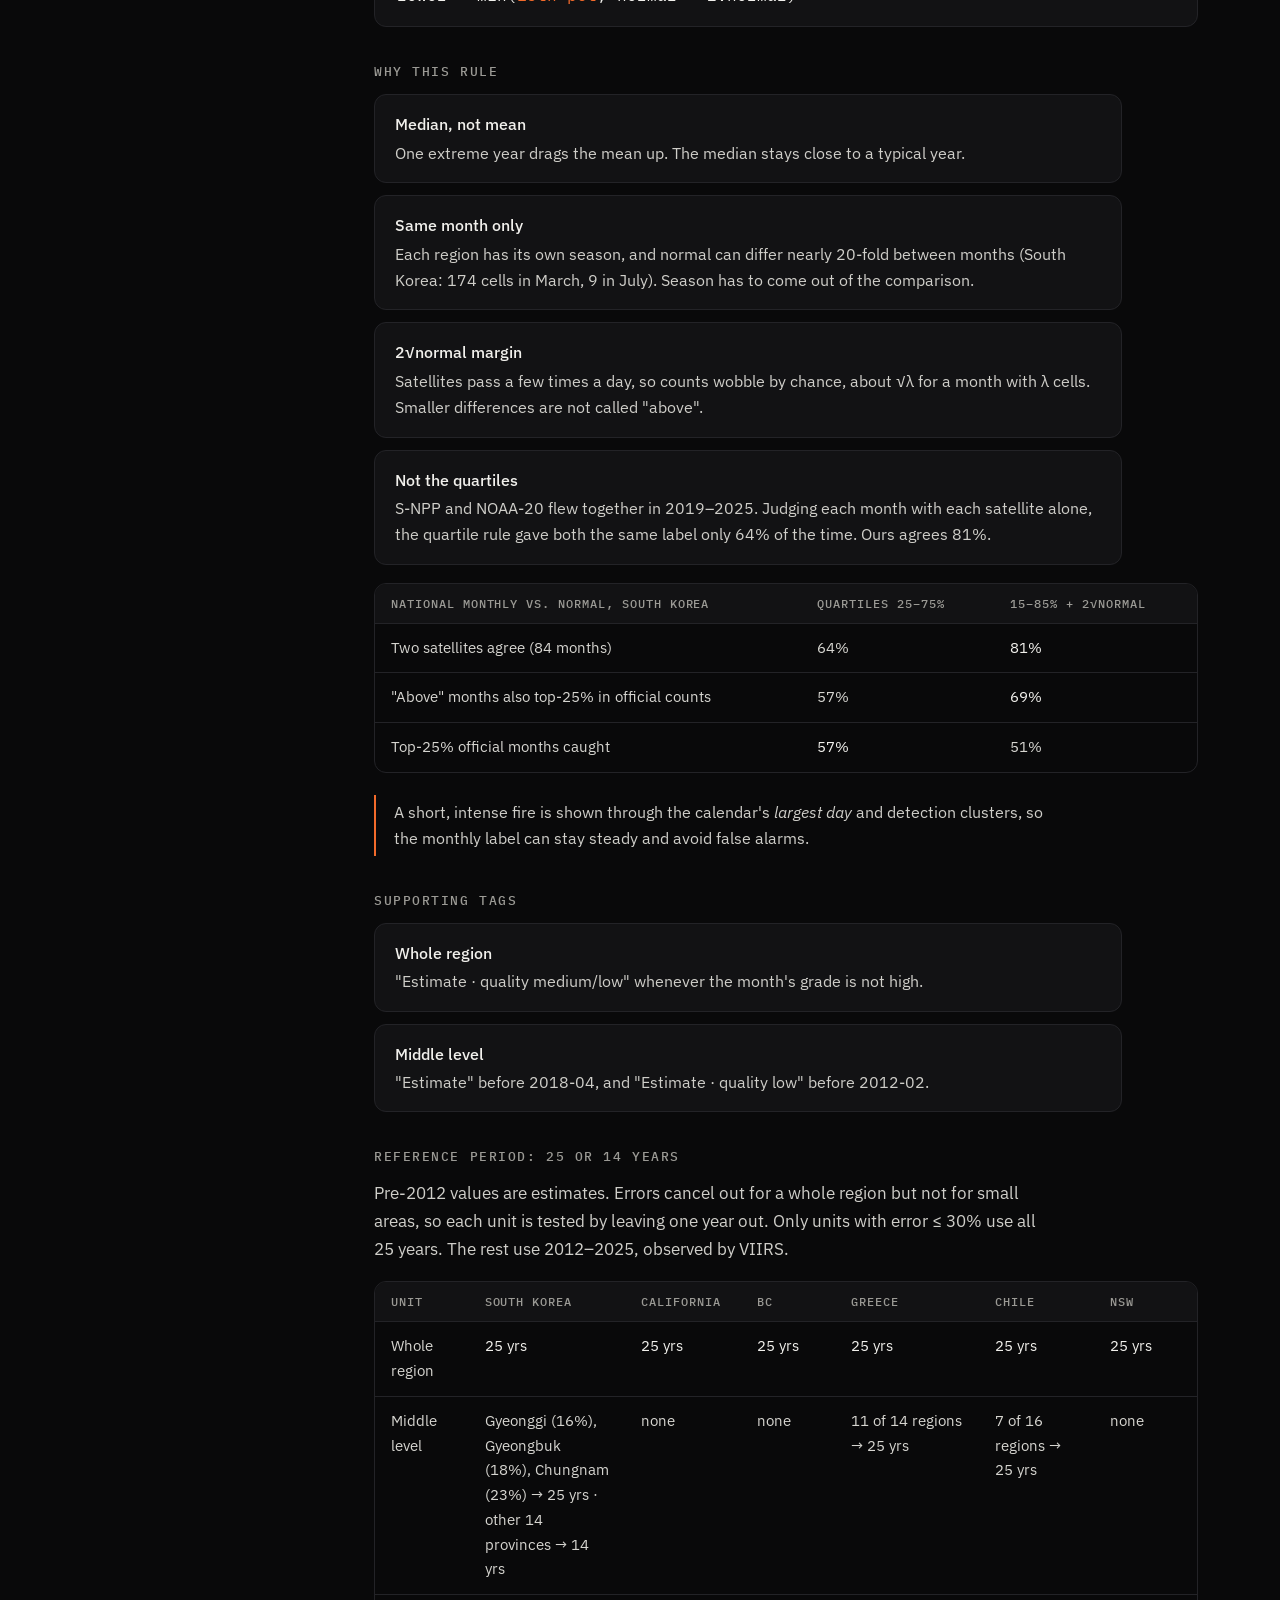
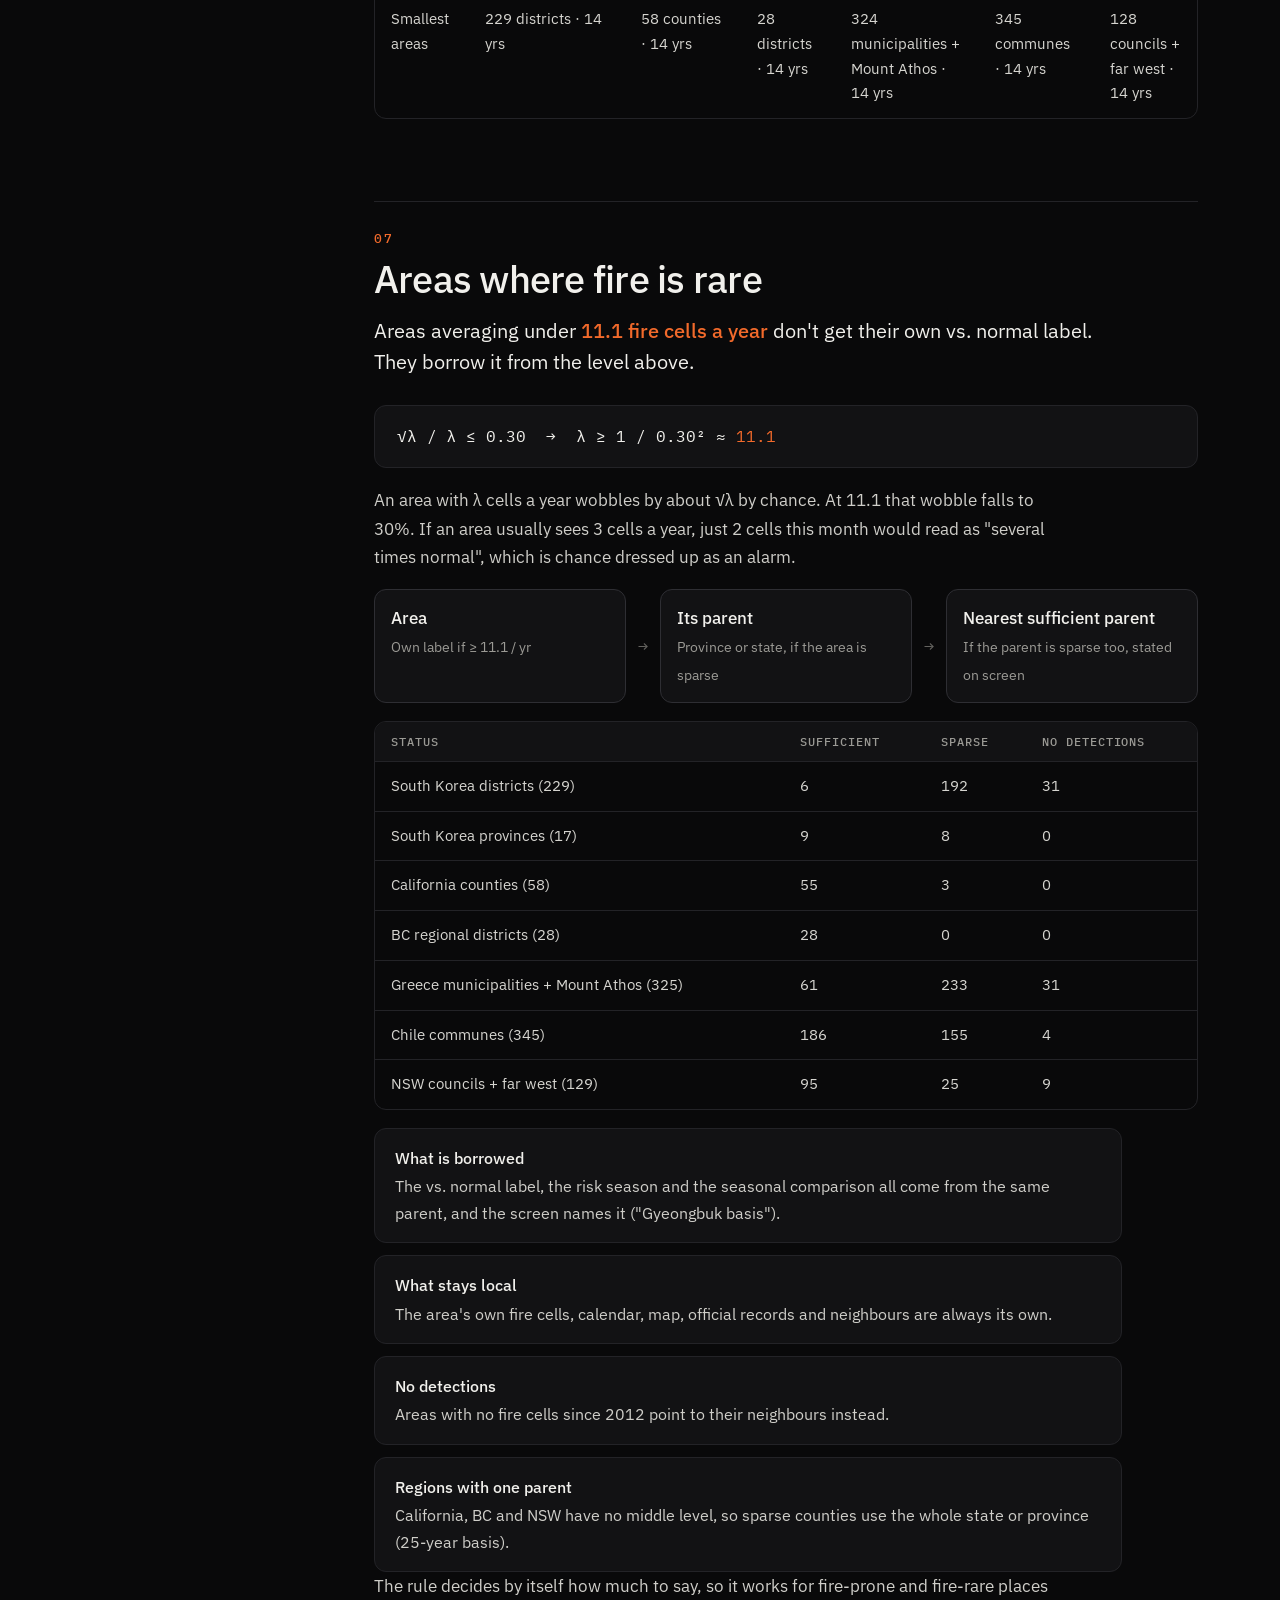
<file: method_page.html>
<!doctype html>
<html lang="en">
<head>
<meta charset="utf-8">
<meta name="viewport" content="width=device-width, initial-scale=1">
<title>Burnline · How it works</title>
<link rel="preconnect" href="https://fonts.googleapis.com">
<link rel="preconnect" href="https://fonts.gstatic.com" crossorigin>
<link href="https://fonts.googleapis.com/css2?family=IBM+Plex+Mono:wght@400;500&family=IBM+Plex+Sans:wght@400;500;600&family=IBM+Plex+Sans+KR:wght@400;500;600&display=swap" rel="stylesheet">
<style>
:root{
  --bg:#09090a; --surface:#121214; --surface-2:#18181b; --line:#232327; --line-2:#2e2e33;
  --text:#f1f0ec; --muted:#9b9a95; --faint:#64635f;
  --accent:#f26a2b; --accent-soft:rgba(242,106,43,.14);
  --chip-record:#f26a2b; --chip-above:#e8b33c; --chip-normal:#7d7c78; --chip-below:#5fae7a;
  --raw:#6b6a66;
  --sans:'IBM Plex Sans','IBM Plex Sans KR',system-ui,sans-serif; --mono:'IBM Plex Mono',ui-monospace,monospace;
}
*{box-sizing:border-box}
html{scroll-behavior:smooth}
body{margin:0;background:var(--bg);color:var(--text);font:400 17px/1.65 var(--sans);-webkit-font-smoothing:antialiased}
a{color:inherit}
[hidden]{display:none!important}
:lang(ko) body,html:lang(ko){word-break:keep-all}
html:lang(ko) .hero h1{max-width:11em;letter-spacing:-.03em}
html:lang(ko) .eyebrow,html:lang(ko) h3,html:lang(ko) th{letter-spacing:.03em;font-family:var(--sans)}
.wrap{max-width:1180px;margin:0 auto;padding:0 32px}

/* header */
header{position:sticky;top:0;z-index:20;background:rgba(9,9,10,.82);backdrop-filter:blur(12px);border-bottom:1px solid var(--line)}
.bar{display:flex;align-items:center;justify-content:space-between;height:84px}
.logo{display:flex;align-items:center;gap:10px;font-weight:600;font-size:22px;text-decoration:none}
.logo svg{width:26px;height:26px}
.nav{display:flex;gap:4px;padding:5px;border:1px solid var(--line-2);border-radius:999px;background:var(--surface)}
.nav a{padding:9px 20px;border-radius:999px;font-weight:500;font-size:15px;text-decoration:none;color:var(--text)}
.nav a.on{background:var(--text);color:#0b0b0c}
.lang{display:flex;gap:4px;padding:4px;border:1px solid var(--line-2);border-radius:12px}
.lang button{border:0;background:none;color:var(--faint);font:500 13px var(--sans);padding:8px 11px;border-radius:8px;cursor:pointer}
.lang button.on{background:var(--text);color:#0b0b0c}

/* hero */
.eyebrow{font:500 13px var(--mono);letter-spacing:.14em;text-transform:uppercase;color:var(--muted);display:flex;align-items:center;gap:10px}
.eyebrow::before{content:"";width:7px;height:7px;border-radius:50%;background:var(--accent)}
.hero{padding:96px 0 56px}
.hero h1{font-weight:500;font-size:clamp(44px,7vw,84px);line-height:1.02;letter-spacing:-.035em;margin:22px 0 26px;max-width:12ch}
.hero p.lead{font-size:20px;color:#c9c8c3;max-width:40em;margin:0}
.back{display:inline-flex;gap:8px;align-items:center;color:var(--muted);text-decoration:none;font-size:15px;margin-bottom:36px}
.back:hover{color:var(--text)}
.stats{display:grid;grid-template-columns:repeat(3,1fr);gap:1px;background:var(--line);border:1px solid var(--line);border-radius:16px;overflow:hidden;margin-top:56px}
.stat{background:var(--surface);padding:26px 28px}
.stat b{display:block;font:500 34px/1.1 var(--sans);letter-spacing:-.02em}
.stat b em{font-style:normal;color:var(--accent)}
.stat span{display:block;color:var(--muted);font-size:14.5px;margin-top:8px;line-height:1.5}

/* layout */
.layout{display:grid;grid-template-columns:220px minmax(0,1fr);gap:72px;padding:40px 0 120px}
.toc{position:sticky;top:116px;align-self:start}
.toc ol{list-style:none;margin:0;padding:0;border-left:1px solid var(--line)}
.toc a{display:flex;gap:12px;padding:7px 0 7px 18px;margin-left:-1px;border-left:1px solid transparent;color:var(--faint);text-decoration:none;font-size:14.5px;transition:color .2s}
.toc a i{font:normal 12px/1.9 var(--mono);color:var(--faint)}
.toc a:hover{color:var(--text)}
.toc a.on{color:var(--text);border-left-color:var(--accent)}
.toc a.on i{color:var(--accent)}
main section{padding:28px 0 64px;border-top:1px solid var(--line);scroll-margin-top:100px}
main section:first-child{border-top:0;padding-top:0}
.num{font:500 13px var(--mono);color:var(--accent);letter-spacing:.12em}
h2{font-weight:500;font-size:clamp(28px,3.4vw,38px);line-height:1.15;letter-spacing:-.02em;margin:10px 0 14px}
.one{font-size:20px;line-height:1.55;color:var(--text);margin:0 0 28px;max-width:36em}
.one strong{color:var(--accent);font-weight:500}
p{margin:0 0 16px;color:#cfcec9;max-width:40em}
h3{font:500 13px var(--mono);letter-spacing:.12em;text-transform:uppercase;color:var(--muted);margin:36px 0 14px}
ul.why{list-style:none;padding:0;margin:0;display:grid;gap:12px;max-width:44em}
ul.why li{padding:16px 20px;background:var(--surface);border:1px solid var(--line);border-radius:12px;color:#cfcec9;font-size:16px}
ul.why li b{color:var(--text);font-weight:500;display:block;margin-bottom:2px}
.note{border-left:2px solid var(--accent);padding:4px 0 4px 18px;color:#cfcec9;margin:22px 0;max-width:42em;font-size:16px}
code,.mono{font-family:var(--mono);font-size:.88em}
.formula{font:400 16px/1.6 var(--mono);background:var(--surface);border:1px solid var(--line);border-radius:12px;padding:18px 22px;margin:18px 0;overflow-x:auto;color:var(--text)}
.formula .k{color:var(--accent)}

/* tables */
.tbl{width:100%;overflow-x:auto;margin:18px 0;border:1px solid var(--line);border-radius:12px}
table{width:100%;border-collapse:collapse;font-size:15px;min-width:520px}
th,td{text-align:left;padding:12px 16px;border-bottom:1px solid var(--line);vertical-align:top}
th{font:500 12px var(--mono);letter-spacing:.08em;text-transform:uppercase;color:var(--muted);background:var(--surface)}
tr:last-child td{border-bottom:0}
td{color:#d6d5d0}
td.hl{color:var(--text)}
td .ok{color:var(--chip-below)} td .warn{color:var(--chip-above)}

details{border:1px solid var(--line);border-radius:12px;margin:18px 0;background:var(--surface)}
summary{cursor:pointer;padding:14px 20px;font-size:15px;color:var(--muted);list-style:none;display:flex;justify-content:space-between}
summary::after{content:"+";font-family:var(--mono)}
details[open] summary::after{content:"−"}
details>div{padding:0 20px 18px}
details .tbl{border:0;margin:0}

/* figures */
figure{margin:28px 0;background:var(--surface);border:1px solid var(--line);border-radius:16px;padding:24px 24px 18px}
figure .ttl{font-size:17px;font-weight:500;margin:0 0 4px}
figure .sub{font-size:14px;color:var(--muted);margin:0 0 16px}
figcaption{font:400 12px var(--mono);color:var(--faint);margin-top:12px;letter-spacing:.02em}
svg text{font-family:var(--sans)}
.legend{display:flex;flex-wrap:wrap;gap:18px;font-size:13.5px;color:var(--muted);margin-bottom:10px}
.legend i{display:inline-block;width:12px;height:12px;border-radius:3px;margin-right:7px;vertical-align:-1px}
.legend i.hatch{background:repeating-linear-gradient(135deg,var(--accent) 0 2px,transparent 2px 5px);box-shadow:inset 0 0 0 1px var(--accent)}
.legend i.ln{height:3px;border-radius:2px;vertical-align:3px;width:18px}

/* chain */
.chain{display:grid;grid-template-columns:repeat(4,1fr);gap:40px;position:relative}
.seg{border:1px solid var(--line-2);border-radius:12px;padding:16px;position:relative;background:var(--surface-2)}
.seg:not(:last-child)::after{content:attr(data-k);position:absolute;right:-40px;top:calc(50% - 20px);width:40px;text-align:center;font:500 11px var(--mono);color:var(--accent)}
.seg:not(:last-child)::before{content:"→";position:absolute;right:-40px;width:40px;text-align:center;top:calc(50% - 4px);color:var(--faint);font-size:15px}
.seg .t{font:500 12.5px var(--mono);color:var(--muted)}
.seg .s{font-weight:500;margin:6px 0 8px}
.seg .f{font:400 13px/1.5 var(--mono);color:#cfcec9}
.seg .q{font-size:12.5px;color:var(--faint);margin-top:10px}
.seg.live{border-color:var(--accent);background:var(--accent-soft)}
.seg.live .q{color:var(--accent)}
.merge{margin-top:16px;border:1px dashed var(--line-2);border-radius:12px;padding:14px;text-align:center;font-weight:500}
.merge span{color:var(--accent)}

/* chips */
.chips{display:flex;flex-wrap:wrap;gap:10px;margin:18px 0}
.chip{display:inline-flex;align-items:center;gap:8px;padding:7px 14px;border-radius:999px;font-size:14px;border:1px solid var(--line-2);background:var(--surface)}
.chip::before{content:"";width:8px;height:8px;border-radius:50%;background:var(--c)}

/* fire cell */
.cells{display:grid;grid-template-columns:1fr 1fr;gap:20px}
.cells .cap{font-size:14px;color:var(--muted);margin-top:10px;text-align:center}
.cells .cap b{color:var(--text);font-weight:500}

/* borrow */
.flow{display:flex;align-items:stretch;gap:12px;flex-wrap:wrap;margin:18px 0}
.flow .box{flex:1 1 160px;border:1px solid var(--line-2);border-radius:12px;padding:14px 16px;background:var(--surface)}
.flow .box b{display:block;font-weight:500}
.flow .box span{font-size:13.5px;color:var(--muted)}
.flow .ar{align-self:center;color:var(--faint);font-family:var(--mono)}

.limits{display:grid;grid-template-columns:1fr 1fr;gap:12px}
.limits div{border:1px solid var(--line);border-radius:12px;padding:16px 18px;background:var(--surface);font-size:15px;color:#cfcec9}
.limits b{display:block;color:var(--text);font-weight:500;margin-bottom:4px}

.cta{display:flex;gap:28px;align-items:center;margin-top:40px;flex-wrap:wrap}
.btn{display:inline-flex;align-items:center;gap:22px;background:var(--text);color:#0b0b0c;border-radius:14px;padding:10px 10px 10px 26px;font-weight:600;font-size:18px;text-decoration:none}
.btn i{width:54px;height:54px;border-radius:10px;background:linear-gradient(135deg,#c2603a,#7a3a24);display:grid;place-items:center}
.link{color:#cfcec9;text-decoration:none;font-size:18px}
footer{border-top:1px solid var(--line);padding:28px 0 48px;font:400 12px var(--mono);letter-spacing:.08em;color:var(--faint);text-transform:uppercase}

@media (max-width:960px){
  .layout{grid-template-columns:minmax(0,1fr);gap:0}
  .toc,main{min-width:0}
  .toc{position:sticky;top:84px;z-index:10;background:var(--bg);margin:0 -32px 24px;padding:0 32px;border-bottom:1px solid var(--line);overflow-x:auto}
  .toc ol{display:flex;border:0;white-space:nowrap}
  .toc a{border-left:0;border-bottom:2px solid transparent;padding:12px 12px;margin:0}
  .toc a.on{border-bottom-color:var(--accent)}
  .chain{grid-template-columns:1fr 1fr;row-gap:28px}
  .seg:nth-child(2)::after,.seg:nth-child(2)::before{display:none}
}
@media (max-width:640px){
  .wrap{padding:0 16px}
  .toc{margin:0 -16px 20px;padding:0 16px;top:68px}
  .bar{height:68px}
  .nav a{padding:7px 12px;font-size:14px}
  .logo span{display:none}
  .hero{padding:48px 0 32px}
  .stats{grid-template-columns:1fr}
  .chain{grid-template-columns:1fr;gap:26px}
  .seg::after,.seg::before{display:none}
  .seg:not(:last-child)::after{display:block;content:"↓ " attr(data-k);right:auto;left:16px;top:auto;bottom:-22px;transform:none;width:auto;text-align:left}
  .cells,.limits{grid-template-columns:1fr}
  figure{padding:18px 14px 14px}
  .one{font-size:18px}
}

/* region tabs */
.fighead{display:flex;justify-content:space-between;align-items:flex-start;gap:16px;flex-wrap:wrap}
.rtabs{display:flex;flex-wrap:wrap;gap:2px;padding:3px;border:1px solid var(--line-2);border-radius:10px;background:var(--bg)}
.rtabs button{border:0;background:none;color:var(--muted);font:500 13px var(--sans);padding:6px 12px;border-radius:7px;cursor:pointer;white-space:nowrap}
.rtabs button.on{background:var(--surface-2);color:var(--text);box-shadow:inset 0 0 0 1px var(--line-2)}
.rtabs button:hover{color:var(--text)}
ol.steps{list-style:none;counter-reset:s;padding:0;margin:0;display:grid;grid-template-columns:repeat(5,1fr);gap:10px}
ol.steps li{counter-increment:s;border:1px solid var(--line);border-radius:12px;padding:14px 14px 16px;background:var(--surface);font-size:14px;color:var(--muted)}
ol.steps li::before{content:"0" counter(s);display:block;font:500 12px var(--mono);color:var(--accent);margin-bottom:8px}
ol.steps li b{display:block;color:var(--text);font-weight:500;font-size:15px;margin-bottom:4px}
@media (max-width:960px){ol.steps{grid-template-columns:1fr 1fr}}
@media (max-width:640px){ol.steps{grid-template-columns:1fr}.rtabs{width:100%}.rtabs button{flex:1}}
</style>
</head>
<body>

<header>
  <div class="wrap bar">
    <a class="logo" href="#"><svg viewBox="0 0 26 26" fill="none"><rect x="13" y="2" width="15.5" height="15.5" transform="rotate(45 13 2)" stroke="#f26a2b" stroke-width="2"/><circle cx="13" cy="13" r="2.6" fill="#f26a2b"/></svg><span>Burnline</span></a>
    <nav class="nav"><a class="on" href="#">About</a><a href="#">Dashboard</a></nav>
    <div class="lang"><button class="on" data-set="en">EN</button><button data-set="ko">KR</button></div>
  </div>
</header>

<div class="wrap" data-lang="en">
  <div class="hero">
    <a class="back" href="#">← Back to overview</a>
    <div class="eyebrow">How it works</div>
    <h1>One scale for 25&nbsp;years of fire.</h1>
    <p class="lead">Satellites changed in 2012, and the new ones see far more fire. Burnline puts MODIS and VIIRS on one scale with a pipeline that runs the same way everywhere. It covers six regions on five continents today: South Korea, California, British Columbia, Greece, Chile and New South Wales. A new region needs only its boundaries and settings.</p>
    <div class="stats">
      <div class="stat"><b>≈ <em>1.00×</em></b><span>Jump at the 2012 sensor switch after harmonization: 0.99–1.03× in all six regions, down from 2.06–3.00×</span></div>
      <div class="stat"><b>6 regions · <em>1,114</em> areas</b><span>One pipeline, every month since 2001, from whole regions down to districts, counties and municipalities</span></div>
      <div class="stat"><b><em>80–95%</em></b><span>of official fires over 100 ha show up in the satellite record within 2 days, in all six regions</span></div>
    </div>
  </div>

  <div class="layout">
    <aside class="toc"><ol>
      <li><a href="#question"><i>01</i>The question</a></li>
      <li><a href="#data"><i>02</i>Data</a></li>
      <li><a href="#cell"><i>03</i>Fire cells</a></li>
      <li><a href="#harmonize"><i>04</i>Harmonization</a></li>
      <li><a href="#validate"><i>05</i>Validation</a></li>
      <li><a href="#chip"><i>06</i>vs. normal</a></li>
      <li><a href="#sparse"><i>07</i>Sparse areas</a></li>
      <li><a href="#indicators"><i>08</i>Other indicators</a></li>
      <li><a href="#limits"><i>09</i>Reading the numbers</a></li>
      <li><a href="#built"><i>10</i>Build &amp; grow</a></li>
    </ol></aside>

    <main>
      <section id="question">
        <div class="num">01</div>
        <h2>The question we answer</h2>
        <p class="one">Is this place burning <strong>more than usual</strong> this month? We answer with one label, <i>vs. normal</i>, measured against 25 years of satellite records.</p>
        <ul class="why">
          <li><b>What we do</b>Measure the fire seen from orbit every month since 2001 on one scale, and compare it with the same month in past years. The same rules run for every region.</li>
          <li><b>What we don't do</b>We don't estimate fire counts or burned area. Each region's official records are shown alongside, with their source.</li>
          <li><b>Why it's hard</b>When the sensors switched from MODIS to VIIRS in 2012, the same fires started showing up far more often. Joining the raw records makes the years after 2012 look 2.1–3.0× more fiery in every region we tested. That trend is false.</li>
        </ul>
      </section>

      <section id="data">
        <div class="num">02</div>
        <h2>Data</h2>
        <p class="one">NASA FIRMS active-fire detections are the measurement. Official wildfire records, where a region has them, are used only to <strong>check</strong> it.</p>
        <figure>
          <p class="ttl">Five satellites, chained into one record</p>
          <p class="sub">The same for every region. Ratios are learned where satellites overlap, then used to join the record.</p>
          <div class="legend"><span><i style="background:var(--text);opacity:.14"></i>Data available</span><span><i style="background:var(--accent)"></i>Monthly values taken from</span><span><i class="hatch"></i>Ratio learned on overlap</span></div>
          <svg id="sats" viewBox="0 0 720 340" width="100%" role="img" aria-label="Satellite data periods, source periods and ratio learning windows"></svg>
          <figcaption>NASA FIRMS · MODIS C6.1, VIIRS C2 · Standard product for history, NRT only for the latest months</figcaption>
        </figure>
        <h3>Why these sources</h3>
        <ul class="why">
          <li><b>FIRMS is global</b>It is the only public record that has watched the whole planet the same way for 25 years. Any region on Earth can run through the same pipeline.</li>
          <li><b>NOAA-20 as the reference</b>It is flying now. New months enter the record as observed, with no correction.</li>
          <li><b>Official records only for checking</b>Agencies count differently (CAL FIRE maps mostly large fires) and few publish monthly data. They validate the indicators but don't drive them, so a region without good records can still be added.</li>
          <li><b>Open boundaries</b>geoBoundaries by default, or a finer official catalogue where it fits better (BC's 28 regional districts).</li>
        </ul>
        <div class="tbl"><table>
          <tr><th>Region</th><th>Areas</th><th>Official record (validation)</th></tr>
          <tr><td class="hl">South Korea</td><td>17 provinces · 229 districts</td><td>Korea Forest Service · KOSIS</td></tr>
          <tr><td class="hl">California</td><td>58 counties</td><td>CAL FIRE FRAP perimeters, 8,686 fires</td></tr>
          <tr><td class="hl">British Columbia</td><td>28 regional districts</td><td>BC Wildfire Service, 42,170 fires</td></tr>
          <tr><td class="hl">Greece</td><td>13 regions + Mount Athos · 324 municipalities<sup>1</sup></td><td>Hellenic Fire Service, 251,076 fires (2000–2024)</td></tr>
          <tr><td class="hl">Chile</td><td>16 regions · 345 communes<sup>2</sup></td><td>CONAF: seasonal counts by commune, 2,142 fires of 200 ha or more, and all 35,323 fires of five seasons (2002–05, 2018–20) for detection rates</td></tr>
          <tr><td class="hl">New South Wales</td><td>128 local councils + the unincorporated far west</td><td>NSW NPWS Fire History, 10,411 wildfires</td></tr>
        </table></div>
        <p class="sub" style="font-size:13px;color:var(--muted)"><sup>1</sup> Greece has 325 municipalities. The open boundary file has no separate Anogeia (Crete), so its area is counted in Mylopotamos. <sup>2</sup> Chile has 346 communes; the boundary file has no Antártica commune, which has no FIRMS data.</p>
        <h3>Data period</h3>
        <div class="tbl"><table>
          <tr><th>Item</th><th>Period</th></tr>
          <tr><td class="hl">FIRMS download</td><td>2001-01 to 2026-11-14, the same date for all six regions</td></tr>
          <tr><td class="hl">Last detection in the files</td><td>NOAA-20 and NOAA-21: 2026-11-10 to 11-14, depending on region · S-NPP: 2026-10-31 to 11-03 (not used after 2018-03)</td></tr>
          <tr><td class="hl">Normals, ranks, risk season</td><td>Complete years 2001–2025 (25 years), or 2012–2025 (14 years) for small areas</td></tr>
          <tr><td class="hl">Current month</td><td>November 2026 is still in progress, so its value is low. It is marked as partial; its vs. normal label and rank use the days so far and change when the month ends</td></tr>
        </table></div>
      </section>

      <section id="cell">
        <div class="num">03</div>
        <h2>Fire cells: what we count</h2>
        <p class="one">A <strong>fire cell</strong> is one 0.01° square (about 1 km) on one local day. If a satellite sees fire there that day, it counts as 1.</p>
        <figure>
          <p class="ttl">Same fire, different pixels, same count</p>
          <p class="sub">Illustration: VIIRS records many more points, but both collapse to the same cells</p>
          <div class="cells">
            <div><svg id="cellA" viewBox="0 0 240 240" width="100%"></svg><div class="cap">MODIS · <b>4 points → 3 cells</b></div></div>
            <div><svg id="cellB" viewBox="0 0 240 240" width="100%"></svg><div class="cap">VIIRS · <b>19 points → 3 cells</b></div></div>
          </div>
          <figcaption>Illustrative, not real detections</figcaption>
        </figure>
        <h3>Why count cells</h3>
        <ul class="why">
          <li><b>Cells, not points</b>VIIRS has finer pixels, so one fire produces many more points. Counting points would turn a sensor upgrade into "more fire".</li>
          <li><b>Once per day</b>Satellites pass a different number of times per day. Counting each cell once a day removes that from the number.</li>
          <li><b>Day and night together</b>Many fires are seen only at night. In South Korea, about 30% of VIIRS fire cells are night-only, and S-NPP saw the April 2019 Goseong fire in 0 cells by day and 31 by night. Daytime only would drop monthly R² there from 0.92 to 0.78.</li>
          <li><b>One ratio for day and night</b>Day and night cells are counted together, then corrected with one ratio. That combined ratio is far steadier from year to year (South Korea: CV 0.23; leave-one-year-out annual error 15%, 6–15% across the six regions). A separate night-only ratio swings far too much (South Korea: about 11, ranging 2.2–26, CV 0.64), so it is not used.</li>
          <li><b>Not fire counts</b>Satellites miss many small fires. Fire cells are what the satellite can honestly report.</li>
        </ul>
        <details><summary>Filters applied before counting</summary><div><div class="tbl"><table>
          <tr><th>Rule</th><th>Applied</th></tr>
          <tr><td>Non-fire heat sources</td><td>Cells VIIRS ever flagged as static sources are masked (197–691 per region)</td></tr>
          <tr><td>Confidence</td><td>MODIS ≥ 30, VIIRS nominal or high</td></tr>
          <tr><td>Outside the region</td><td>California, BC and NSW (downloaded as a box) and Greece (whose country download includes fires across the border) are clipped to the region boundary. South Korea and Chile keep sea cells in the national total; only cells within about 3 km of an area are given to the nearest area. Chile's download holds just 42 detections across the border, left in.</td></tr>
          <tr><td>Local day</td><td>Solar time from pixel longitude, so dates work in any time zone</td></tr>
        </table></div></div></details>
      </section>

      <section id="harmonize">
        <div class="num">04</div>
        <h2>Putting sensors on one scale</h2>
        <p class="one">Every value is expressed as what <strong>NOAA-20 would have counted</strong>. Pre-2012 MODIS values are raised month by month to meet it.</p>
        <figure data-chart="ba">
          <div class="fighead"><div><p class="ttl"></p><p class="sub"></p></div><div class="rtabs"></div></div>
          <div class="legend"><span><i class="ln" style="background:var(--raw)"></i>Raw (MODIS → S-NPP joined)</span><span><i class="ln" style="background:var(--accent)"></i>Harmonized (NOAA-20 scale)</span></div>
          <svg class="plot" viewBox="0 0 720 300" width="100%" role="img" aria-label="Annual fire cells before and after harmonization"></svg>
          <figcaption>Annual fire cells 2001–2025 · notebook output (calendar.json, hotspots_clean.csv) · API /landing annual.before, annual.after</figcaption>
        </figure>
        <h3>The correction chain</h3>
        <div class="chain">
          <div class="seg" data-k="×k_T"><div class="t">2000-11 – 2002-06</div><div class="s">MODIS Terra</div><div class="f">Terra × k_T<br>× k_MS × k_SN</div><div class="q">Estimate · medium/low</div></div>
          <div class="seg" data-k="×k_MS"><div class="t">2002-07 – 2012-01</div><div class="s">MODIS Terra+Aqua</div><div class="f">(Terra+Aqua)<br>× k_MS × k_SN</div><div class="q">Estimate · medium/low</div></div>
          <div class="seg" data-k="×k_SN"><div class="t">2012-02 – 2018-03</div><div class="s">VIIRS S-NPP</div><div class="f">S-NPP × k_SN</div><div class="q">High / medium / low</div></div>
          <div class="seg live"><div class="t">2018-04 – now</div><div class="s">VIIRS NOAA-20</div><div class="f">Observed as is<br>(NOAA-21 backup)</div><div class="q">High · NRT medium</div></div>
        </div>
        <div class="merge">One series: <span>NOAA-20 fire cells, 2001 to today</span></div>
        <p>Each value H is the raw count of its period multiplied by the ratios that carry it forward to NOAA-20. For example, April 2005:</p>
        <div class="formula">H(2005-04) = (Terra + Aqua) × k_MS(Apr) × k_SN(Apr)</div>
        <h3>The ratios</h3>
        <p>Each ratio compares two satellites over the years they flew together, separately for each calendar month (12 values per ratio, per region).</p>
        <div class="tbl"><table>
          <tr><th>Ratio</th><th>Definition</th><th>Learned on</th><th>Used for</th></tr>
          <tr><td class="hl">k_T</td><td>(Terra + Aqua) ÷ Terra</td><td>2003–2011</td><td>2000-11 – 2002-06, before Aqua</td></tr>
          <tr><td class="hl">k_MS</td><td>S-NPP ÷ (Terra + Aqua)</td><td>2012–2025</td><td>All months before 2012-02</td></tr>
          <tr><td class="hl">k_SN</td><td>NOAA-20 ÷ S-NPP</td><td>2019–2025</td><td>All months before 2018-04</td></tr>
          <tr><td class="hl">k_N21</td><td>NOAA-20 ÷ NOAA-21</td><td>2024–2025</td><td>Backup, if NOAA-20 data is missing</td></tr>
        </table></div>
        <div class="formula">k_MS(April) = <span class="k">Σ</span> S-NPP cells, all Aprils 2012–2025 ÷ <span class="k">Σ</span> Terra+Aqua cells, same Aprils</div>
        <p>k_MS also draws on the neighbouring months and is shrunk toward the annual ratio (shrinkage 20), because some months have few fires. All ratios are learned for each region on its own data.</p>
        <details><summary>South Korea k_MS by month</summary><div><div class="tbl"><table>
          <tr><th>Jan</th><th>Feb</th><th>Mar</th><th>Apr</th><th>May</th><th>Jun</th><th>Jul</th><th>Aug</th><th>Sep</th><th>Oct</th><th>Nov</th><th>Dec</th></tr>
          <tr><td>3.32</td><td>2.14</td><td>1.72</td><td>1.74</td><td>1.56</td><td>3.20</td><td>0.78</td><td>0.80</td><td>2.22</td><td>1.71</td><td>1.51</td><td>4.54</td></tr>
        </table></div></div></details>
        <h3>Quality grade on every month</h3>
        <p>Every monthly value carries a grade, so estimated months are labelled as such on screen.</p>
        <div class="tbl"><table>
          <tr><th>Grade</th><th>Rule</th></tr>
          <tr><td class="hl">High</td><td>Observed by NOAA-20, or converted from S-NPP with error ≤ 10%</td></tr>
          <tr><td class="hl">Medium</td><td>Conversion error ≤ 30%, or near-real-time (NRT) data</td></tr>
          <tr><td class="hl">Low</td><td>Conversion error &gt; 30%</td></tr>
        </table></div>
        <p>If the month's normal is under 5 cells, the grade drops one step.</p>
        <h3>Uncorrected values (raw_before)</h3>
        <p>Every month also carries its <strong>uncorrected value</strong>: the original records joined as they are, with no ratio applied. It shows how large the correction is, and it is the "before" line in the 2012 break test.</p>
        <div class="tbl"><table>
          <tr><th>Period</th><th>Uncorrected value</th><th>vs. corrected value H</th></tr>
          <tr><td class="hl">to 2012-01</td><td>MODIS fire cells as observed</td><td>Lower (e.g. South Korea 2005-04: 111 vs 189.8)</td></tr>
          <tr><td class="hl">2012-02 – 2018-03</td><td>S-NPP fire cells as observed</td><td>Different by k_SN</td></tr>
          <tr><td class="hl">2018-04 – now</td><td>NOAA-20 fire cells</td><td>Identical (e.g. South Korea 2025-03: 1,093)</td></tr>
        </table></div>
        <p>Districts and counties have it for every month, including before 2012 (raw MODIS), even where the corrected value starts in 2012. Provinces use the sum of their districts. API: <code>raw_before</code> on every month of /series.</p>
        <h3>Why this way</h3>
        <ul class="why">
          <li><b>Toward NOAA-20, not MODIS</b>The month people care about most, this month, stays an observation. Matching MODIS would mean correcting every new month toward a retiring sensor.</li>
          <li><b>Learned separately for each region</b>Fire types differ by place, so nothing learned in one region is assumed for another. k_MS ranges: South Korea 0.78–4.54, California 1.26–2.31, BC 1.81–4.24, Greece 1.54–4.88, Chile 1.50–3.76, NSW 1.91–3.34.</li>
          <li><b>A ratio for each month</b>Within one region the ratio still swings by season (South Korea: 0.78 in July, 4.54 in December). A single ratio would distort the seasonal shape.</li>
          <li><b>Ratio of sums</b>Add up years first, then divide. Averaging yearly ratios lets one quiet year (2 MODIS cells vs 10 VIIRS cells = "5×") swing the result.</li>
          <li><b>Smoothing</b>Thin months borrow from the two neighbouring months and are pulled toward the annual ratio (shrinkage 20).</li>
          <li><b>One set per region</b>Districts and counties are too small to learn their own ratios, so they use their region's set.</li>
        </ul>
        <details><summary>Alternatives we rejected</summary><div><div class="tbl"><table>
          <tr><th>Alternative</th><th>Why not</th></tr>
          <tr><td>Join raw records</td><td>A 2.1–3.0× step appears in 2012</td></tr>
          <tr><td>Scale down to MODIS</td><td>Retiring sensor, and the newest month becomes an estimate</td></tr>
          <tr><td>One annual ratio</td><td>Seasonal ratios vary several-fold</td></tr>
          <tr><td>One global ratio for all regions</td><td>Ratios differ by region, from 1.26–2.31 in California to 0.78–4.54 in South Korea</td></tr>
          <tr><td>Average three satellites after 2018</td><td>NOAA-20 alone is simpler and keeps the reference fixed</td></tr>
          <tr><td>Daytime only</td><td>Loses night-only fires (about 30% of VIIRS cells in South Korea)</td></tr>
        </table></div></div></details>
      </section>

      <section id="validate">
        <div class="num">05</div>
        <h2>How we know it works</h2>
        <p class="one">After harmonization the 2012 jump disappears in all six regions. In three of them it disappears again when measured against <strong>official records</strong> the satellites never saw, and California shows no change point.</p>
        <div class="tbl"><table>
          <tr><th>Test</th><th>South Korea</th><th>California</th><th>BC</th><th>Greece</th><th>Chile</th><th>NSW</th></tr>
          <tr><td>Satellite break (raw → harmonized)</td><td class="hl">2.61 → <span class="ok">0.99×</span></td><td class="hl">2.06 → <span class="ok">1.02×</span></td><td class="hl">2.38 → <span class="ok">1.00×</span></td><td class="hl">2.80 → <span class="ok">1.01×</span></td><td class="hl">2.73 → <span class="ok">1.02×</span></td><td class="hl">3.00 → <span class="ok">1.03×</span></td></tr>
          <tr><td>Leave-one-year-out · monthly R² / annual error</td><td>0.92 / 15%</td><td>0.98 / 7%</td><td>0.96 / 9%</td><td>0.97 / 6%</td><td>0.88 / 11%</td><td>0.84 / 10%</td></tr>
          <tr><td>S-NPP → NOAA-20 conversion · annual error</td><td>6%</td><td>5%</td><td>5%</td><td>5%</td><td>2%</td><td>2%</td></tr>
          <tr><td>Terra-only period conversion · annual error</td><td>11%</td><td>5%</td><td>3%</td><td>9%</td><td>11%</td><td>23%</td></tr>
          <tr><td>Break vs official fire counts</td><td class="hl">2.67 → <span class="ok">1.04×</span></td><td class="hl">2.54 → 1.25× <span class="mono" style="color:var(--muted)">no change point</span></td><td class="hl">4.99 → 2.14× <span class="warn">inconclusive</span></td><td class="hl">1.96 → 0.71× <span class="warn">inconclusive</span></td><td class="hl">2.38 → <span class="ok">0.96×</span> <span class="mono" style="color:var(--muted)">seasons</span></td><td class="hl">2.92 → <span class="ok">1.05×</span> <span class="mono" style="color:var(--muted)">seasons</span></td></tr>
          <tr><td>Rank correlation with burned area · before / after 2012</td><td>0.66 / 0.54</td><td>0.98 / 0.93</td><td>0.92 / 0.92</td><td>0.58 / 0.42</td><td>−0.13 / 0.88</td><td>0.52 / 0.88</td></tr>
        </table></div>
        <ul class="why">
          <li><b>Satellite break</b>Ratio of the level after 2012 to the level before, for the joined record. 1.00 means no step.</li>
          <li><b>Leave one year out</b>Remove a year, relearn every ratio without it, predict the removed year, and compare with what was observed.</li>
          <li><b>Official records</b>The same break test, but on satellite cells divided by each agency's annual fire count. The agencies never saw the satellites, so this checks the correction from outside.</li>
          <li><b>Rank correlation</b>Do the years with more fire cells also have more burned area? Tested on the corrected years (2001–2011) and the observed years (2012–2025) separately, so a strong recent period cannot hide a weak early one.</li>
        </ul>
        <div class="note"><b>Why BC is "inconclusive".</b> Since about 2014, BC has had fewer small fires and many more megafires, so the official record itself changed. Dividing by counts gives 2.14×, by area 0.60×. BC's harmonization rests on the satellite break test and the rank correlation, which both hold.</div>
        <div class="note"><b>Why Greece is "inconclusive".</b> The satellites saw less fire after 2012 while official counts stayed flat. Aqua MODIS alone, with no correction, shows the same fall. It comes from autumn crop-residue burning in the northern plains: October fire cells fell 75% while official October counts barely moved. Leave out September–November and the ratio is 0.93×. Greece's harmonization rests on the satellite break test (1.01×).</div>
        <p>Chile and NSW are compared by fire season (July–June). Chile's official counts are CONAF's seasonal totals of fires of every size.</p>
        <figure data-chart="det">
          <div class="fighead"><div><p class="ttl"></p><p class="sub"></p></div><div class="rtabs"></div></div>
          <div class="legend"><span><i style="background:var(--accent)"></i>Detected</span><span><i style="background:var(--faint);width:3px"></i>Chance level (dates shifted 30 days)</span></div>
          <svg class="plot" viewBox="0 0 720 250" width="100%" role="img" aria-label="Detection rate by fire size"></svg>
          <figcaption>Notebook output meta.external_validation.detection_by_size · API /landing detect_by_size · large areas raise the chance level, so read the gap</figcaption>
        </figure>
      </section>

      <section id="chip">
        <div class="num">06</div>
        <h2>vs. normal</h2>
        <p class="one">This month is compared with <strong>the same month</strong> in past years. The <i>vs. normal</i> label says whether it falls outside the usual range.</p>
        <div class="chips">
          <span class="chip" style="--c:var(--chip-record)">Highest on record</span>
          <span class="chip" style="--c:var(--chip-above)">Above normal</span>
          <span class="chip" style="--c:var(--chip-normal)">Normal</span>
          <span class="chip" style="--c:var(--chip-below)">Below normal</span>
        </div>
        <figure data-chart="band">
          <div class="fighead"><div><p class="ttl"></p><p class="sub"></p></div><div class="rtabs"></div></div>
          <svg class="plot" viewBox="0 0 720 300" width="100%" role="img" aria-label="Same-month fire cells with the usual range"></svg>
          <figcaption>calendar.json, climatology.json · a record month for each region (Greece: August 2007, not the larger farm-burning October 2001)</figcaption>
        </figure>
        <p>Rules are checked from the top and the first match wins: highest on record (this month &gt; 0 and 1st among the same months), above (over the upper edge), normal (inside the range), below (under the lower edge).</p>
        <div class="formula">normal = median of the same month<br>upper = max(<span class="k">85th pct</span>, normal + 2√normal)<br>lower = min(<span class="k">15th pct</span>, normal − 2√normal)</div>
        <h3>Why this rule</h3>
        <ul class="why">
          <li><b>Median, not mean</b>One extreme year drags the mean up. The median stays close to a typical year.</li>
          <li><b>Same month only</b>Each region has its own season, and normal can differ nearly 20-fold between months (South Korea: 174 cells in March, 9 in July). Season has to come out of the comparison.</li>
          <li><b>2√normal margin</b>Satellites pass a few times a day, so counts wobble by chance, about √λ for a month with λ cells. Smaller differences are not called "above".</li>
          <li><b>Not the quartiles</b>S-NPP and NOAA-20 flew together in 2019–2025. Judging each month with each satellite alone, the quartile rule gave both the same label only 64% of the time. Ours agrees 81%.</li>
        </ul>
        <div class="tbl"><table>
          <tr><th>National monthly vs. normal, South Korea</th><th>Quartiles 25–75%</th><th>15–85% + 2√normal</th></tr>
          <tr><td>Two satellites agree (84 months)</td><td>64%</td><td class="hl">81%</td></tr>
          <tr><td>"Above" months also top-25% in official counts</td><td>57%</td><td class="hl">69%</td></tr>
          <tr><td>Top-25% official months caught</td><td class="hl">57%</td><td>51%</td></tr>
        </table></div>
        <div class="note">A short, intense fire is shown through the calendar's <i>largest day</i> and detection clusters, so the monthly label can stay steady and avoid false alarms.</div>
        <h3>Supporting tags</h3>
        <ul class="why">
          <li><b>Whole region</b>"Estimate · quality medium/low" whenever the month's grade is not high.</li>
          <li><b>Middle level</b>"Estimate" before 2018-04, and "Estimate · quality low" before 2012-02.</li>
        </ul>
        <h3>Reference period: 25 or 14 years</h3>
        <p>Pre-2012 values are estimates. Errors cancel out for a whole region but not for small areas, so each unit is tested by leaving one year out. Only units with error ≤ 30% use all 25 years. The rest use 2012–2025, observed by VIIRS.</p>
        <div class="tbl"><table>
          <tr><th>Unit</th><th>South Korea</th><th>California</th><th>BC</th><th>Greece</th><th>Chile</th><th>NSW</th></tr>
          <tr><td>Whole region</td><td class="hl">25 yrs</td><td class="hl">25 yrs</td><td class="hl">25 yrs</td><td class="hl">25 yrs</td><td class="hl">25 yrs</td><td class="hl">25 yrs</td></tr>
          <tr><td>Middle level</td><td>Gyeonggi (16%), Gyeongbuk (18%), Chungnam (23%) → 25 yrs · other 14 provinces → 14 yrs</td><td>none</td><td>none</td><td>11 of 14 regions → 25 yrs</td><td>7 of 16 regions → 25 yrs</td><td>none</td></tr>
          <tr><td>Smallest areas</td><td>229 districts · 14 yrs</td><td>58 counties · 14 yrs</td><td>28 districts · 14 yrs</td><td>324 municipalities + Mount Athos · 14 yrs</td><td>345 communes · 14 yrs</td><td>128 councils + far west · 14 yrs</td></tr>
        </table></div>
      </section>

      <section id="sparse">
        <div class="num">07</div>
        <h2>Areas where fire is rare</h2>
        <p class="one">Areas averaging under <strong>11.1 fire cells a year</strong> don't get their own vs. normal label. They borrow it from the level above.</p>
        <div class="formula">√λ / λ ≤ 0.30 &nbsp;→&nbsp; λ ≥ 1 / 0.30² ≈ <span class="k">11.1</span></div>
        <p>An area with λ cells a year wobbles by about √λ by chance. At 11.1 that wobble falls to 30%. If an area usually sees 3 cells a year, just 2 cells this month would read as "several times normal", which is chance dressed up as an alarm.</p>
        <div class="flow">
          <div class="box"><b>Area</b><span>Own label if ≥ 11.1 / yr</span></div><div class="ar">→</div>
          <div class="box"><b>Its parent</b><span>Province or state, if the area is sparse</span></div><div class="ar">→</div>
          <div class="box"><b>Nearest sufficient parent</b><span>If the parent is sparse too, stated on screen</span></div>
        </div>
        <div class="tbl"><table>
          <tr><th>Status</th><th>Sufficient</th><th>Sparse</th><th>No detections</th></tr>
          <tr><td>South Korea districts (229)</td><td>6</td><td>192</td><td>31</td></tr>
          <tr><td>South Korea provinces (17)</td><td>9</td><td>8</td><td>0</td></tr>
          <tr><td>California counties (58)</td><td>55</td><td>3</td><td>0</td></tr>
          <tr><td>BC regional districts (28)</td><td>28</td><td>0</td><td>0</td></tr>
          <tr><td>Greece municipalities + Mount Athos (325)</td><td>61</td><td>233</td><td>31</td></tr>
          <tr><td>Chile communes (345)</td><td>186</td><td>155</td><td>4</td></tr>
          <tr><td>NSW councils + far west (129)</td><td>95</td><td>25</td><td>9</td></tr>
        </table></div>
        <ul class="why">
          <li><b>What is borrowed</b>The vs. normal label, the risk season and the seasonal comparison all come from the same parent, and the screen names it ("Gyeongbuk basis").</li>
          <li><b>What stays local</b>The area's own fire cells, calendar, map, official records and neighbours are always its own.</li>
          <li><b>No detections</b>Areas with no fire cells since 2012 point to their neighbours instead.</li>
          <li><b>Regions with one parent</b>California, BC and NSW have no middle level, so sparse counties use the whole state or province (25-year basis).</li>
        </ul>
        <p>The rule decides by itself how much to say, so it works for fire-prone and fire-rare places alike. Each area's annual average leaves out its single biggest year, so one large fire cannot make an area look routinely fiery.</p>
      </section>

      <section id="indicators">
        <div class="num">08</div>
        <h2>Other indicators</h2>
        <p class="one">Everything else is computed from the <strong>same harmonized series</strong> and the same reference periods, in every region.</p>
        <div class="tbl"><table>
          <tr><th>Indicator</th><th>How</th><th>Why</th></tr>
          <tr><td class="hl">Risk season</td><td>Add monthly shares from largest down until 50% is passed. South Korea Feb–Apr (64%), California Aug–Oct (60%), BC Jul–Aug (51%), Greece Aug–Oct (58%), Chile Mar–May (51%), NSW Apr–May, Aug–Sep and Dec (55%)</td><td>The data sets each region's season. It includes farm and prescribed burning, such as NSW's autumn and late-winter hazard-reduction burns</td></tr>
          <tr><td class="hl">Peak month</td><td>The month with the largest sum of corrected fire cells over complete years 2001–2025. South Korea March, California August, BC August, Greece October, Chile April, NSW April. Districts use the same rule on their own series and reference period (25 or 14 years)</td><td>One month to name when people ask "when does it usually burn"</td></tr>
          <tr><td class="hl">Season order</td><td>Months of a season are read from just after the longest gap, so a season that crosses the new year reads Nov–Dec–Jan, not Jan, Nov, Dec. Ties start nearest the season start (January; July in Chile and NSW)</td><td>Keeps winter and southern-hemisphere seasons in reading order</td></tr>
          <tr><td class="hl">Same-month rank</td><td>k-th of n same months (n = 25 or 14)</td><td>Works even when normal is 0</td></tr>
          <tr><td class="hl">× normal</td><td>This month ÷ normal, only areas with their own label</td><td>Small normals inflate ratios</td></tr>
          <tr><td class="hl">Year to date</td><td>Sum from the season start (January; July in Chile and NSW) to the month, ÷ the median of past years' sums over the same months</td><td>The whole year, not one month</td></tr>
          <tr><td class="hl">Calendar colours</td><td>0 + 50/75/90th percentiles of the area's non-zero months</td><td>Fixed bins collapse into one colour somewhere</td></tr>
          <tr><td class="hl">Detection clusters</td><td>Cells within 3 km and 2 days; 10+ cells = large</td><td>Shows one fire across days and borders</td></tr>
          <tr><td class="hl">Largest day</td><td>Max daily fire cells in this area</td><td>Catches short fires the monthly label misses</td></tr>
          <tr><td class="hl">First detection within 50 km</td><td>First day of the month with fire near the centroid</td><td>Fire approaching from neighbours</td></tr>
          <tr><td class="hl">Recurrence grid</td><td>Years with fire per 0.02° cell, 2012–2025</td><td>One-off fires vs yearly burning</td></tr>
          <tr><td class="hl">25-year total</td><td>2001–2025 sum and yearly mean. Pre-2012 years use area-level ratios shrunk toward the parent. Shown at 25+ cells, graded high (≥ 50), medium or low</td><td>Long sums average out monthly error</td></tr>
          <tr><td class="hl">Map colours</td><td>Area fire cells that month. South Korea fixed 0 / 1–2 / 3–9 / 10–29 / 30+. Other regions use the 25/50/75th percentiles of non-zero area-months (e.g. CA 3·8·18, BC 2·8·47)</td><td>One scale inside a region, sized to that region</td></tr>
          <tr><td class="hl">Detection points</td><td>Filtered raw detections from the satellite of that period. Over 4,000 in a month → an even sample of 4,000, with the full count shown</td><td>Shows where fire was, at any zoom</td></tr>
          <tr><td class="hl">Point colours</td><td>Days since the month's first detection: day 0 / +1 / +2 / +3 or later</td><td>Shows how a fire spread</td></tr>
          <tr><td class="hl">Neighbours</td><td>Areas sharing a border (tolerance 0.002°), across parent borders too</td><td>Context for sparse areas</td></tr>
          <tr><td class="hl">Official records</td><td>Agency fires in the area that month, largest 15 by burned area</td><td>Ground truth beside the satellite view</td></tr>
          <tr><td class="hl">Usual yearly fire</td><td>Mean VIIRS fire cells per year, leaving out the biggest year</td><td>How fire-prone the area is</td></tr>
        </table></div>
      </section>

      <section id="limits">
        <div class="num">09</div>
        <h2>Reading the numbers</h2>
        <p class="one">Fire cells measure <strong>fire the satellite saw</strong>: how widely and how long it burned, in a form that is comparable across 25 years.</p>
        <div class="limits">
          <div><b>Activity, not area or counts</b>Fire cells track fire activity. Burned area and fire counts come from each agency and are shown beside them.</div>
          <div><b>Estimated months are labelled</b>Pre-2012 values carry an "estimate" tag and a quality grade, and small areas start in 2012.</div>
          <div><b>Short fires have their own view</b>The calendar's largest day and detection clusters show intense, short events.</div>
          <div><b>All satellite-seen fire</b>Farm, land-clearing and prescribed burns are included, as the satellites see them. In northern Greece's plains in autumn and in NSW's burn seasons, the label follows that burning.</div>
        </div>
      </section>

      <section id="built">
        <div class="num">10</div>
        <h2>How it's built &amp; how it grows</h2>
        <p class="one">Heavy computation runs once, offline, region by region. The API only serves <strong>precomputed values</strong>, so every insight answers in under a second.</p>
        <div class="tbl"><table>
          <tr><th>Layer</th><th>Tech</th><th>Why</th></tr>
          <tr><td class="hl">Processing</td><td>Python · pandas, NumPy, SciPy</td><td>One notebook, one config entry per region</td></tr>
          <tr><td class="hl">Storage</td><td>PostgreSQL + Flyway</td><td>Region × month × day queries, versioned schema</td></tr>
          <tr><td class="hl">API</td><td>Spring Boot 3.5 · Java 21 · 4 services</td><td>Every endpoint takes a region code: /api/v1/{region}/…</td></tr>
          <tr><td class="hl">Caching</td><td>ETag on data version · recent months 5 min, past 1 day</td><td>Past months never change; recent ones update with NRT</td></tr>
        </table></div>
        <h3>Adding a region</h3>
        <ol class="steps">
          <li><b>Boundaries</b>Open admin boundaries for the region and its sub-areas.</li>
          <li><b>FIRMS archive</b>MODIS, S-NPP, NOAA-20 and NOAA-21 downloads for its bounding box.</li>
          <li><b>One config entry</b>Region code, folders, and an official fire record if one exists.</li>
          <li><b>Run the notebook</b>Coefficients, vs. normal labels, validation tests and API files are produced automatically.</li>
          <li><b>Load and serve</b>Register the region code. Every page works for it with no new code.</li>
        </ol>
        <h3>Reproducing the numbers</h3>
        <p>Everything on this page comes from one pipeline repository (<code>data_jjya</code>). The same command runs on Mac, Windows and Linux, and checks the result against a stored baseline.</p>
        <ol class="steps">
          <li><b>Code</b>Clone the repository and install the pinned versions (Python 3.12, <code>requirements.txt</code>).</li>
          <li><b>Raw data</b>Unzip the release file <code>burnline_inputs.zip</code> (FIRMS to 2026-11-14 and the official records) in the repository root.</li>
          <li><b>Run</b><code>python tools/run_all.py --check</code> builds and runs the notebook for all six regions (a few minutes per region).</li>
          <li><b>Compare</b>Each region's <code>meta.json</code> is compared with <code>expected/</code>. Everything except the run date should match.</li>
        </ol>
        <h3>Sources</h3>
        <ul class="why">
          <li><b>NASA FIRMS</b>MODIS C6.1 and VIIRS C2 (S-NPP, NOAA-20, NOAA-21) active fires</li>
          <li><b>Official records</b>Korea Forest Service · KOSIS, CAL FIRE FRAP, BC Wildfire Service, Hellenic Fire Service, CONAF, NSW NPWS Fire History</li>
          <li><b>Boundaries</b>geoBoundaries: Korea (CC BY 3.0), US Census Bureau (public domain), EuroGeographics (CC BY 4.0), BCN Chile (CC BY 3.0 IGO), ABS Australia (CC BY 4.0) · BC Data Catalogue (OGL–BC)</li>
        </ul>
        <div class="cta">
          <a class="btn" href="#">Explore dashboard <i><svg width="22" height="22" viewBox="0 0 26 26" fill="none"><rect x="13" y="2" width="15.5" height="15.5" transform="rotate(45 13 2)" stroke="#fff" stroke-opacity=".8" stroke-width="1.6"/></svg></i></a>
          <a class="link" href="#">Back to top ↑</a>
        </div>
      </section>
    </main>
  </div>
</div>

<div class="wrap" data-lang="ko" hidden>
  <div class="hero">
    <a class="back" href="#">← 소개로 돌아가기</a>
    <div class="eyebrow">작동 방식</div>
    <h1>25년의 불을 하나의 자로.</h1>
    <p class="lead">2012년에 위성이 바뀌면서 같은 불도 훨씬 많이 잡히게 됐어요. Burnline은 MODIS와 VIIRS를 하나의 자로 맞추고, 어느 지역이든 같은 방식으로 계산해요. 지금은 다섯 대륙의 여섯 지역(한국, 캘리포니아, 브리티시컬럼비아, 그리스, 칠레, 뉴사우스웨일스)을 다루고, 새 지역은 경계와 설정만 있으면 추가할 수 있어요.</p>
    <div class="stats">
      <div class="stat"><b>≈ <em>1.00배</em></b><span>보정 후 2012년 센서 전환 단절: 여섯 지역 모두 0.99–1.03배 (보정 전 2.06–3.00배)</span></div>
      <div class="stat"><b>6개 지역 · <em>1,114</em>곳</b><span>하나의 파이프라인으로 2001년부터 매달, 지역 전체부터 시·군·구, 카운티, 시군까지</span></div>
      <div class="stat"><b><em>80–95%</em></b><span>여섯 지역 모두에서 100 ha 이상 공식 산불이 2일 안에 위성 기록에 잡힌 비율</span></div>
    </div>
  </div>

  <div class="layout">
    <aside class="toc"><ol>
      <li><a href="#ko-question"><i>01</i>질문</a></li>
      <li><a href="#ko-data"><i>02</i>데이터</a></li>
      <li><a href="#ko-cell"><i>03</i>화재 칸</a></li>
      <li><a href="#ko-harmonize"><i>04</i>센서 맞추기</a></li>
      <li><a href="#ko-validate"><i>05</i>검증</a></li>
      <li><a href="#ko-chip"><i>06</i>평년 대비</a></li>
      <li><a href="#ko-sparse"><i>07</i>드문 지역</a></li>
      <li><a href="#ko-indicators"><i>08</i>나머지 지표</a></li>
      <li><a href="#ko-limits"><i>09</i>숫자 읽는 법</a></li>
      <li><a href="#ko-built"><i>10</i>구조와 확장</a></li>
    </ol></aside>

    <main>
      <section id="ko-question">
        <div class="num">01</div>
        <h2>우리가 답하는 질문</h2>
        <p class="one">이곳은 이번 달 <strong>평소보다 많이</strong> 타고 있을까? 25년 위성 기록과 비교해 <i>평년 대비</i> 표시 하나로 답해요.</p>
        <ul class="why">
          <li><b>하는 것</b>2001년부터 달마다 위성이 본 불의 양을 같은 자로 재고, 과거 같은 달과 비교해요. 모든 지역에 같은 규칙을 써요.</li>
          <li><b>하지 않는 것</b>산불 건수나 피해면적을 만들지 않아요. 각 지역의 공식 기록은 출처를 붙여 나란히 보여줘요.</li>
          <li><b>왜 어려운가</b>2012년에 센서가 MODIS에서 VIIRS로 바뀌면서 같은 불도 훨씬 자주 잡히게 됐어요. 원래 값을 그대로 이으면 검사한 모든 지역에서 2012년 이후가 2.1–3.0배 더 타는 것처럼 보여요. 가짜 추세예요.</li>
        </ul>
      </section>

      <section id="ko-data">
        <div class="num">02</div>
        <h2>데이터</h2>
        <p class="one">NASA FIRMS 위성 탐지가 측정값이에요. 공식 산불 기록은 지역에 있을 때 그 값을 <strong>검증</strong>하는 데만 써요.</p>
        <figure>
          <p class="ttl">위성 5대를 하나의 기록으로 이어요</p>
          <p class="sub">모든 지역이 같아요. 위성이 겹치는 기간에 비율을 배우고, 그 비율로 기록을 이어요.</p>
          <div class="legend"><span><i style="background:var(--text);opacity:.14"></i>자료가 있는 기간</span><span><i style="background:var(--accent)"></i>월값을 가져오는 기간</span><span><i class="hatch"></i>겹치는 기간에 비율 학습</span></div>
          <svg id="ko-sats" viewBox="0 0 720 340" width="100%" role="img" aria-label="위성 자료 기간, 값 출처 기간, 비율 학습 기간"></svg>
          <figcaption>NASA FIRMS · MODIS C6.1, VIIRS C2 · 과거는 검수본(SP), 최근 달만 준실시간(NRT)</figcaption>
        </figure>
        <h3>왜 이 자료인가</h3>
        <ul class="why">
          <li><b>FIRMS는 전 지구 자료</b>25년 동안 지구 전체를 같은 방식으로 본 유일한 공개 기록이에요. 지구 어느 지역이든 같은 파이프라인으로 계산할 수 있어요.</li>
          <li><b>NOAA-20을 기준으로</b>지금 운영 중인 위성이에요. 새 달 값이 보정 없이 실측 그대로 들어와요.</li>
          <li><b>공식 기록은 검증에만</b>기관마다 세는 기준이 다르고(CAL FIRE는 큰 불 위주), 월 단위로 공개하는 곳도 드물어요. 지표를 만드는 데는 쓰지 않아서, 공식 기록이 부족한 지역도 추가할 수 있어요.</li>
          <li><b>공개 경계</b>기본은 geoBoundaries이고, 더 맞는 공식 경계가 있으면 그것을 써요(BC 지역구 28곳).</li>
        </ul>
        <div class="tbl"><table>
          <tr><th>지역</th><th>구역</th><th>공식 기록 (검증용)</th></tr>
          <tr><td class="hl">한국</td><td>시·도 17 · 시·군·구 229</td><td>산림청 · KOSIS</td></tr>
          <tr><td class="hl">캘리포니아</td><td>카운티 58</td><td>CAL FIRE FRAP 화재 경계 8,686건</td></tr>
          <tr><td class="hl">브리티시컬럼비아</td><td>지역구 28</td><td>BC Wildfire Service 42,170건</td></tr>
          <tr><td class="hl">그리스</td><td>주 13 + 아토스산 · 시군 324<sup>1</sup></td><td>그리스 소방청 251,076건 (2000–2024)</td></tr>
          <tr><td class="hl">칠레</td><td>주 16 · 시군(comuna) 345<sup>2</sup></td><td>CONAF 시즌별 시군 건수, 200 ha 이상 산불 2,142건, 감지율용 모든 크기 산불 35,323건 (2002–05·2018–20 시즌)</td></tr>
          <tr><td class="hl">뉴사우스웨일스</td><td>지방정부 128 + 극서부 비법인 지역</td><td>NSW NPWS 화재 이력, 산불 10,411건</td></tr>
        </table></div>
        <p class="sub" style="font-size:13px;color:var(--muted)"><sup>1</sup> 그리스 시군은 325곳인데, 공개 경계 파일에 크레타의 Anogeia가 따로 없어 Mylopotamos에 합쳐 세요. <sup>2</sup> 칠레 시군은 346곳인데, 경계 파일에 남극 시군(Antártica)이 없어요. FIRMS 자료도 없는 곳이에요.</p>
        <h3>데이터 기간</h3>
        <div class="tbl"><table>
          <tr><th>항목</th><th>기간</th></tr>
          <tr><td class="hl">FIRMS 다운로드</td><td>2001-01부터 2026-11-14까지, 여섯 지역 모두 같은 날짜</td></tr>
          <tr><td class="hl">파일 속 마지막 탐지</td><td>NOAA-20·NOAA-21: 지역에 따라 2026-11-10–11-14 · S-NPP: 2026-10-31–11-03 (2018-03 이후에는 쓰지 않음)</td></tr>
          <tr><td class="hl">평년·순위·위험 시기</td><td>완전한 해 2001–2025(25년), 작은 구역은 2012–2025(14년)</td></tr>
          <tr><td class="hl">이번 달</td><td>2026년 11월은 진행 중인 달이라 값이 작아요. 진행 중인 달로 표시하고, 평년 대비와 순위는 지금까지의 값으로 계산해서 달이 끝나면 바뀌어요</td></tr>
        </table></div>
      </section>

      <section id="ko-cell">
        <div class="num">03</div>
        <h2>화재 칸: 무엇을 세나</h2>
        <p class="one"><strong>화재 칸</strong>은 0.01° 칸(약 1 km) 하나 × 현지 하루예요. 그날 그 칸에서 위성이 불을 한 번이라도 보면 1로 세요.</p>
        <figure>
          <p class="ttl">같은 불, 다른 점, 같은 칸 수</p>
          <p class="sub">예시: VIIRS는 점을 훨씬 많이 찍지만, 둘 다 같은 칸으로 모여요</p>
          <div class="cells">
            <div><svg id="ko-cellA" viewBox="0 0 240 240" width="100%"></svg><div class="cap">MODIS · <b>점 4개 → 3칸</b></div></div>
            <div><svg id="ko-cellB" viewBox="0 0 240 240" width="100%"></svg><div class="cap">VIIRS · <b>점 19개 → 3칸</b></div></div>
          </div>
          <figcaption>설명용 예시이며 실제 탐지가 아니에요</figcaption>
        </figure>
        <h3>왜 칸을 세나</h3>
        <ul class="why">
          <li><b>점이 아니라 칸</b>VIIRS는 해상도가 높아 같은 불을 더 많은 점으로 찍어요. 점을 세면 센서가 좋아진 것이 "불이 늘었다"로 보여요.</li>
          <li><b>하루에 한 번</b>위성마다 하루에 지나가는 횟수가 달라요. 칸을 하루에 한 번만 세면 그 차이가 숫자에 섞이지 않아요.</li>
          <li><b>낮과 밤을 함께</b>밤에만 잡히는 불이 많아요. 한국은 VIIRS 화재 칸의 약 30%가 밤에만 잡혔고, 2019년 4월 고성 산불은 S-NPP 기준 낮 0칸, 밤 31칸이었어요. 낮만 쓰면 한국의 월별 설명력(R²)이 0.92에서 0.78로 떨어져요.</li>
          <li><b>낮·밤 합친 비율 하나</b>낮과 밤 칸을 합쳐 센 뒤 비율 하나로 보정해요. 합친 비율이 해마다 훨씬 덜 흔들려요(한국: 해마다 변동 CV 0.23, 한 해씩 빼기 연간 오차 15%, 여섯 지역 6–15%). 밤만 따로 구한 비율은 너무 크게 흔들려서(한국: 약 11, 2.2–26, CV 0.64) 쓰지 않아요.</li>
          <li><b>산불 건수가 아님</b>위성은 작은 불을 많이 놓쳐요. 화재 칸은 위성이 정직하게 말할 수 있는 양이에요.</li>
        </ul>
        <details><summary>세기 전에 거르는 것</summary><div><div class="tbl"><table>
          <tr><th>규칙</th><th>내용</th></tr>
          <tr><td>불이 아닌 열원</td><td>VIIRS가 고정 열원으로 표시한 적 있는 칸 제외 (지역마다 197–691칸)</td></tr>
          <tr><td>신뢰도</td><td>MODIS 30 이상, VIIRS nominal·high</td></tr>
          <tr><td>지역 밖</td><td>사각형으로 받은 캘리포니아·BC·NSW와, 국가 다운로드에 국경 너머 불이 섞인 그리스는 지역 경계로 잘라내요. 한국과 칠레는 바다 칸을 나라 합계에 넣고, 구역에서 약 3 km 안의 칸만 가장 가까운 구역에 넣어요. 칠레 다운로드에 섞인 국경 너머 탐지는 42개뿐이라 그대로 뒀어요.</td></tr>
          <tr><td>현지 날짜</td><td>픽셀 경도 기준 태양시라 어느 시간대에서도 맞아요</td></tr>
        </table></div></div></details>
      </section>

      <section id="ko-harmonize">
        <div class="num">04</div>
        <h2>센서를 하나의 자로 맞추기</h2>
        <p class="one">모든 값을 <strong>NOAA-20이 셌을 법한 양</strong>으로 바꿔요. 2012년 전 MODIS 값은 달별 비율로 올려서 이어 붙여요.</p>
        <figure data-chart="ba">
          <div class="fighead"><div><p class="ttl"></p><p class="sub"></p></div><div class="rtabs"></div></div>
          <div class="legend"><span><i class="ln" style="background:var(--raw)"></i>보정 전 (MODIS → S-NPP 이어 붙이기)</span><span><i class="ln" style="background:var(--accent)"></i>보정 후 (NOAA-20 기준)</span></div>
          <svg class="plot" viewBox="0 0 720 300" width="100%" role="img" aria-label="연간 화재 칸, 보정 전과 후"></svg>
          <figcaption>연간 화재 칸 2001–2025 · 노트북 결과 (calendar.json, hotspots_clean.csv) · API /landing annual.before, annual.after</figcaption>
        </figure>
        <h3>보정 사슬</h3>
        <div class="chain">
          <div class="seg" data-k="×k_T"><div class="t">2000-11 – 2002-06</div><div class="s">MODIS Terra</div><div class="f">Terra × k_T<br>× k_MS × k_SN</div><div class="q">추정값 · 보통/낮음</div></div>
          <div class="seg" data-k="×k_MS"><div class="t">2002-07 – 2012-01</div><div class="s">MODIS Terra+Aqua</div><div class="f">(Terra+Aqua)<br>× k_MS × k_SN</div><div class="q">추정값 · 보통/낮음</div></div>
          <div class="seg" data-k="×k_SN"><div class="t">2012-02 – 2018-03</div><div class="s">VIIRS S-NPP</div><div class="f">S-NPP × k_SN</div><div class="q">높음 / 보통 / 낮음</div></div>
          <div class="seg live"><div class="t">2018-04 – 지금</div><div class="s">VIIRS NOAA-20</div><div class="f">실측 그대로<br>(NOAA-21 예비)</div><div class="q">높음 · NRT는 보통</div></div>
        </div>
        <div class="merge">하나의 시계열: <span>NOAA-20 기준 화재 칸, 2001년부터 오늘까지</span></div>
        <p>값 H는 그 시기의 원래 값에 NOAA-20까지 이어 주는 비율들을 곱한 것이에요. 예를 들어 2005년 4월은 이렇게 계산해요.</p>
        <div class="formula">H(2005-04) = (Terra + Aqua) × k_MS(4월) × k_SN(4월)</div>
        <h3>비율</h3>
        <p>각 비율은 두 위성이 함께 돈 기간에 같은 달 값을 비교해 구해요. 달마다 따로 구해서 비율 하나에 12개 값이 있고, 지역마다 따로 학습해요.</p>
        <div class="tbl"><table>
          <tr><th>비율</th><th>뜻</th><th>학습 기간</th><th>쓰는 곳</th></tr>
          <tr><td class="hl">k_T</td><td>(Terra + Aqua) ÷ Terra</td><td>2003–2011</td><td>Aqua가 없던 2000-11 – 2002-06</td></tr>
          <tr><td class="hl">k_MS</td><td>S-NPP ÷ (Terra + Aqua)</td><td>2012–2025</td><td>2012-02 이전 모든 달</td></tr>
          <tr><td class="hl">k_SN</td><td>NOAA-20 ÷ S-NPP</td><td>2019–2025</td><td>2018-04 이전 모든 달</td></tr>
          <tr><td class="hl">k_N21</td><td>NOAA-20 ÷ NOAA-21</td><td>2024–2025</td><td>예비: NOAA-20 자료가 없을 때</td></tr>
        </table></div>
        <div class="formula">k_MS(4월) = 2012–2025 모든 4월 S-NPP 칸의 <span class="k">합</span> ÷ 같은 4월들 Terra+Aqua 칸의 <span class="k">합</span></div>
        <p>불이 적은 달이 있어서 k_MS는 앞뒤 달을 같이 쓰고, 연간 비율 쪽으로 당겨요(수축 20). 모든 비율은 지역마다 그 지역 자료로 따로 학습해요.</p>
        <details><summary>한국 k_MS 달별 값</summary><div><div class="tbl"><table>
          <tr><th>1월</th><th>2월</th><th>3월</th><th>4월</th><th>5월</th><th>6월</th><th>7월</th><th>8월</th><th>9월</th><th>10월</th><th>11월</th><th>12월</th></tr>
          <tr><td>3.32</td><td>2.14</td><td>1.72</td><td>1.74</td><td>1.56</td><td>3.20</td><td>0.78</td><td>0.80</td><td>2.22</td><td>1.71</td><td>1.51</td><td>4.54</td></tr>
        </table></div></div></details>
        <h3>달마다 붙는 품질 등급</h3>
        <p>모든 월값에 품질 등급이 붙어서, 추정한 달은 화면에 그렇다고 표시돼요.</p>
        <div class="tbl"><table>
          <tr><th>등급</th><th>규칙</th></tr>
          <tr><td class="hl">높음</td><td>NOAA-20 직접 관측, 또는 S-NPP 변환 오차 10% 이하</td></tr>
          <tr><td class="hl">보통</td><td>변환 오차 30% 이하, 또는 준실시간(NRT) 자료</td></tr>
          <tr><td class="hl">낮음</td><td>변환 오차 30% 초과</td></tr>
        </table></div>
        <p>그 달 평년이 5칸 미만이면 한 단계 낮춰요.</p>
        <h3>보정 전 원값 (raw_before)</h3>
        <p>모든 달에는 <strong>보정 전 원값</strong>도 붙어요. 비율을 곱하지 않고 원래 기록을 그대로 이은 값이에요. 보정이 얼마나 컸는지 보여 주고, 2012년 단절 검사의 "보정 전" 값이 이것이에요.</p>
        <div class="tbl"><table>
          <tr><th>기간</th><th>보정 전 원값</th><th>보정값 H와 비교</th></tr>
          <tr><td class="hl">2012-01까지</td><td>MODIS 화재 칸 그대로</td><td>더 작아요 (예: 한국 2005-04 원값 111, 보정값 189.8)</td></tr>
          <tr><td class="hl">2012-02 – 2018-03</td><td>S-NPP 화재 칸 그대로</td><td>k_SN만큼 달라요</td></tr>
          <tr><td class="hl">2018-04 – 지금</td><td>NOAA-20 화재 칸</td><td>같아요 (예: 한국 2025-03 1,093)</td></tr>
        </table></div>
        <p>시·군·구와 카운티는 보정값이 2012년부터라도 원값은 2012년 전(MODIS 원값)까지 모든 달에 있어요. 시·도는 소속 시·군·구 원값의 합이에요. API: /series의 모든 달에 <code>raw_before</code>.</p>
        <h3>왜 이렇게 했나</h3>
        <ul class="why">
          <li><b>MODIS가 아니라 NOAA-20에 맞춤</b>가장 중요한 "이번 달"이 실측 그대로 남아요. MODIS에 맞추면 운영이 끝나가는 위성 쪽으로 새 달마다 보정을 해야 해요.</li>
          <li><b>지역마다 따로 학습</b>불의 종류가 지역마다 달라서, 한 지역에서 배운 값을 다른 지역에 그대로 쓰지 않아요. k_MS 범위: 한국 0.78–4.54, 캘리포니아 1.26–2.31, BC 1.81–4.24, 그리스 1.54–4.88, 칠레 1.50–3.76, NSW 1.91–3.34.</li>
          <li><b>달마다 다른 비율</b>한 지역 안에서도 계절에 따라 비율이 크게 달라요(한국 7월 0.78, 12월 4.54). 비율 하나로는 계절 모양이 뒤틀려요.</li>
          <li><b>합의 비율</b>여러 해를 먼저 더한 뒤 나눠요. 해마다 비율을 평균내면 불이 적은 해 하나(MODIS 2칸, VIIRS 10칸 = "5배")가 결과를 크게 흔들어요.</li>
          <li><b>안정화</b>표본이 적은 달은 앞뒤 달을 같이 쓰고 연간 비율 쪽으로 당겨요(수축 20).</li>
          <li><b>지역 단위 계수</b>시·군·구나 카운티는 너무 작아 비율을 따로 배울 수 없어서, 속한 지역의 계수를 써요.</li>
        </ul>
        <details><summary>배제한 대안</summary><div><div class="tbl"><table>
          <tr><th>대안</th><th>이유</th></tr>
          <tr><td>원래 값 그대로 잇기</td><td>2012년에 2.1–3.0배 계단이 생겨요</td></tr>
          <tr><td>MODIS 기준으로 내리기</td><td>운영이 끝나는 위성이고, 최근 달도 보정값이 돼요</td></tr>
          <tr><td>연간 비율 하나</td><td>계절마다 비율이 몇 배씩 달라요</td></tr>
          <tr><td>모든 지역에 같은 비율</td><td>캘리포니아 1.26–2.31, 한국 0.78–4.54처럼 지역마다 달라요</td></tr>
          <tr><td>2018년 이후 위성 3대 평균</td><td>NOAA-20 하나가 더 단순하고 기준이 흔들리지 않아요</td></tr>
          <tr><td>낮만 세기</td><td>밤에만 잡힌 불이 빠져요(한국 VIIRS 칸의 약 30%)</td></tr>
        </table></div></div></details>
      </section>

      <section id="ko-validate">
        <div class="num">05</div>
        <h2>보정이 맞는지 어떻게 아나</h2>
        <p class="one">보정 후 2012년 단절이 여섯 지역 모두 사라져요. 세 지역은 위성과 상관없는 <strong>공식 기록</strong>으로 재도 다시 사라지고, 캘리포니아는 변화점이 없어요.</p>
        <div class="tbl"><table>
          <tr><th>검사</th><th>한국</th><th>캘리포니아</th><th>BC</th><th>그리스</th><th>칠레</th><th>NSW</th></tr>
          <tr><td>위성끼리 단절 (보정 전 → 후)</td><td class="hl">2.61 → <span class="ok">0.99배</span></td><td class="hl">2.06 → <span class="ok">1.02배</span></td><td class="hl">2.38 → <span class="ok">1.00배</span></td><td class="hl">2.80 → <span class="ok">1.01배</span></td><td class="hl">2.73 → <span class="ok">1.02배</span></td><td class="hl">3.00 → <span class="ok">1.03배</span></td></tr>
          <tr><td>한 해씩 빼기 · 월 R² / 연 오차</td><td>0.92 / 15%</td><td>0.98 / 7%</td><td>0.96 / 9%</td><td>0.97 / 6%</td><td>0.88 / 11%</td><td>0.84 / 10%</td></tr>
          <tr><td>S-NPP → NOAA-20 변환 · 연 오차</td><td>6%</td><td>5%</td><td>5%</td><td>5%</td><td>2%</td><td>2%</td></tr>
          <tr><td>Terra만 있던 기간 변환 · 연 오차</td><td>11%</td><td>5%</td><td>3%</td><td>9%</td><td>11%</td><td>23%</td></tr>
          <tr><td>공식 건수 대비 단절</td><td class="hl">2.67 → <span class="ok">1.04배</span></td><td class="hl">2.54 → 1.25배 <span class="mono" style="color:var(--muted)">변화점 없음</span></td><td class="hl">4.99 → 2.14배 <span class="warn">판단 보류</span></td><td class="hl">1.96 → 0.71배 <span class="warn">판단 보류</span></td><td class="hl">2.38 → <span class="ok">0.96배</span> <span class="mono" style="color:var(--muted)">시즌</span></td><td class="hl">2.92 → <span class="ok">1.05배</span> <span class="mono" style="color:var(--muted)">시즌</span></td></tr>
          <tr><td>피해면적과 순위 상관 · 2012 전 / 후</td><td>0.66 / 0.54</td><td>0.98 / 0.93</td><td>0.92 / 0.92</td><td>0.58 / 0.42</td><td>−0.13 / 0.88</td><td>0.52 / 0.88</td></tr>
        </table></div>
        <ul class="why">
          <li><b>위성끼리 단절</b>이어 붙인 기록에서 2012년 이후 수준 ÷ 이전 수준. 1.00이면 계단이 없다는 뜻이에요.</li>
          <li><b>한 해씩 빼기</b>한 해를 빼고 모든 비율을 다시 학습한 뒤, 뺀 해를 예측해 실제 관측과 비교해요.</li>
          <li><b>공식 기록</b>같은 단절 검사를 위성 칸 ÷ 기관의 연간 산불 건수로 해요. 기관 기록은 위성과 무관해서, 보정을 바깥에서 확인하는 셈이에요.</li>
          <li><b>순위 상관</b>화재 칸이 많은 해가 피해면적도 큰 해인지 봐요. 보정한 과거(2001–2011)와 실측 구간(2012–2025)을 따로 검사해서, 잘 맞는 최근 구간이 과거 구간을 가리지 않게 해요.</li>
        </ul>
        <div class="note"><b>BC를 "판단 보류"로 둔 이유.</b> BC는 2014년 무렵부터 작은 불은 줄고 초대형 산불이 늘어, 공식 기록 자체가 바뀌었어요. 건수로 나누면 2.14배, 면적으로 나누면 0.60배예요. BC의 보정 근거는 위성끼리 단절 검사와 순위 상관이고, 둘 다 잘 맞아요.</div>
        <div class="note"><b>그리스를 "판단 보류"로 둔 이유.</b> 2012년 이후 공식 건수는 그대로인데 위성이 본 불이 줄었어요. 보정을 거치지 않은 Aqua MODIS 한 위성으로 봐도 똑같이 줄어요. 원인은 북부 평야의 가을 작물 잔재 소각이에요. 10월 화재 칸이 75% 줄었지만 공식 10월 건수는 거의 그대로예요. 9–11월을 빼면 0.93배예요. 그리스의 보정 근거는 위성끼리 단절 검사(1.01배)예요.</div>
        <p>칠레와 NSW는 산불 시즌(7월–다음 해 6월) 단위로 비교해요. 칠레 공식 건수는 CONAF의 모든 크기 산불 시즌 합계예요.</p>
        <figure data-chart="det">
          <div class="fighead"><div><p class="ttl"></p><p class="sub"></p></div><div class="rtabs"></div></div>
          <div class="legend"><span><i style="background:var(--accent)"></i>감지율</span><span><i style="background:var(--faint);width:3px"></i>우연 기준 (날짜를 30일 옮겼을 때)</span></div>
          <svg class="plot" viewBox="0 0 720 250" width="100%" role="img" aria-label="산불 크기별 감지율"></svg>
          <figcaption>노트북 결과 meta.external_validation.detection_by_size · API /landing detect_by_size · 구역이 넓으면 우연 기준이 높아져서, 둘 사이 차이를 봐야 해요</figcaption>
        </figure>
      </section>

      <section id="ko-chip">
        <div class="num">06</div>
        <h2>평년 대비</h2>
        <p class="one">이번 달을 과거의 <strong>같은 달</strong>과 비교해요. 보통 범위를 벗어났는지를 <i>평년 대비</i> 표시 하나로 보여줘요.</p>
        <div class="chips">
          <span class="chip" style="--c:var(--chip-record)">이례적으로 많음 · 최고 기록</span>
          <span class="chip" style="--c:var(--chip-above)">평년보다 많음</span>
          <span class="chip" style="--c:var(--chip-normal)">평년 수준</span>
          <span class="chip" style="--c:var(--chip-below)">평년보다 적음</span>
        </div>
        <figure data-chart="band">
          <div class="fighead"><div><p class="ttl"></p><p class="sub"></p></div><div class="rtabs"></div></div>
          <svg class="plot" viewBox="0 0 720 300" width="100%" role="img" aria-label="같은 달 화재 칸과 보통 범위"></svg>
          <figcaption>calendar.json, climatology.json · 지역마다 기록적인 달 (그리스는 더 많았던 2001년 10월 농업 소각 대신 2007년 8월)</figcaption>
        </figure>
        <p>위에서부터 처음 맞는 표시 하나만 붙여요: 최고 기록(이번 달 0보다 크고 같은 달 중 1위), 많음(위 끝 초과), 평년 수준(범위 안), 적음(아래 끝 미만).</p>
        <div class="formula">평년 = 같은 달의 중앙값<br>위 끝 = max(<span class="k">85 퍼센타일</span>, 평년 + 2√평년)<br>아래 끝 = min(<span class="k">15 퍼센타일</span>, 평년 − 2√평년)</div>
        <h3>왜 이 규칙인가</h3>
        <ul class="why">
          <li><b>평균이 아니라 중앙값</b>아주 많이 탄 해 하나가 평균을 끌어올려요. 중앙값이 "보통 해"에 가까워요.</li>
          <li><b>같은 달끼리</b>지역마다 불의 계절이 다르고, 달에 따라 평년이 20배 가까이 차이 나기도 해요(한국 3월 174칸, 7월 9칸). 계절을 빼고 비교해야 해요.</li>
          <li><b>2√평년 여유</b>위성은 하루 몇 번만 지나가서 같은 불도 우연히 더 또는 덜 잡혀요. 평년 λ칸인 달은 약 √λ만큼 흔들리므로, 그보다 작은 차이는 "많다"고 하지 않아요.</li>
          <li><b>사분위가 아닌 이유</b>2019–2025에는 S-NPP와 NOAA-20이 함께 돌았어요. 같은 달을 각 위성 값만으로 판정해 보면, 사분위 규칙은 64%만 같은 표시가 나왔어요. 지금 규칙은 81%예요.</li>
        </ul>
        <div class="tbl"><table>
          <tr><th>한국 전국 월 평년 대비</th><th>사분위 25–75%</th><th>15–85% + 2√평년</th></tr>
          <tr><td>두 위성 표시 일치 (84달)</td><td>64%</td><td class="hl">81%</td></tr>
          <tr><td>"많음" 중 공식 건수도 상위 25%</td><td>57%</td><td class="hl">69%</td></tr>
          <tr><td>공식 상위 25% 달을 잡은 비율</td><td class="hl">57%</td><td>51%</td></tr>
        </table></div>
        <div class="note">짧고 강한 불은 달력의 <i>가장 넓게 탄 날</i>과 감지 묶음으로 보여줘서, 월 표시는 흔들리지 않고 잘못된 경보를 줄여요.</div>
        <h3>보조 표시</h3>
        <ul class="why">
          <li><b>지역 전체</b>그 달 품질이 높음이 아니면 "추정값 · 품질 보통/낮음"</li>
          <li><b>중간 단위</b>2018-04 전은 "추정값", 2012-02 전은 "추정값 · 품질 낮음"</li>
        </ul>
        <h3>기준 기간: 25년 또는 14년</h3>
        <p>2012년 전 값은 추정값이에요. 지역 전체에서는 오차가 상쇄되지만 작은 구역에서는 남아요. 그래서 단위마다 한 해씩 빼기 검사로 오차를 재고, 30% 이하인 곳만 25년을 써요. 나머지는 VIIRS가 직접 본 2012–2025를 써요.</p>
        <div class="tbl"><table>
          <tr><th>단위</th><th>한국</th><th>캘리포니아</th><th>BC</th><th>그리스</th><th>칠레</th><th>NSW</th></tr>
          <tr><td>지역 전체</td><td class="hl">25년</td><td class="hl">25년</td><td class="hl">25년</td><td class="hl">25년</td><td class="hl">25년</td><td class="hl">25년</td></tr>
          <tr><td>중간 단위</td><td>경기(16%), 경북(18%), 충남(23%) → 25년 · 나머지 14곳 → 14년</td><td>없음</td><td>없음</td><td>주 14곳 중 11곳 → 25년</td><td>주 16곳 중 7곳 → 25년</td><td>없음</td></tr>
          <tr><td>가장 작은 구역</td><td>시·군·구 229 · 14년</td><td>카운티 58 · 14년</td><td>지역구 28 · 14년</td><td>시군 324 + 아토스산 · 14년</td><td>시군 345 · 14년</td><td>지방정부 128 + 극서부 · 14년</td></tr>
        </table></div>
      </section>

      <section id="ko-sparse">
        <div class="num">07</div>
        <h2>불이 드문 구역</h2>
        <p class="one">한 해 평균 <strong>11.1칸 미만</strong>인 구역은 자기 평년 대비를 내지 않고, 위 단계의 것을 빌려 써요.</p>
        <div class="formula">√λ / λ ≤ 0.30 &nbsp;→&nbsp; λ ≥ 1 / 0.30² ≈ <span class="k">11.1</span></div>
        <p>한 해 평균 λ칸인 구역은 해마다 약 √λ만큼 우연히 흔들려요. 11.1칸이면 그 흔들림이 30%로 줄어요. 1년에 3칸 잡히는 구역은 이번 달 2칸만 잡혀도 "평년의 몇 배"가 돼요. 우연을 경보처럼 보여주는 셈이에요.</p>
        <div class="flow">
          <div class="box"><b>구역</b><span>연 11.1칸 이상이면 자기 평년 대비</span></div><div class="ar">→</div>
          <div class="box"><b>상위 단위</b><span>구역이 부족하면 시·도나 주</span></div><div class="ar">→</div>
          <div class="box"><b>가장 가까운 충분한 상위 단위</b><span>상위 단위도 부족하면, 화면에 밝힘</span></div>
        </div>
        <div class="tbl"><table>
          <tr><th>현황</th><th>충분</th><th>부족</th><th>감지 없음</th></tr>
          <tr><td>한국 시·군·구 (229)</td><td>6</td><td>192</td><td>31</td></tr>
          <tr><td>한국 시·도 (17)</td><td>9</td><td>8</td><td>0</td></tr>
          <tr><td>캘리포니아 카운티 (58)</td><td>55</td><td>3</td><td>0</td></tr>
          <tr><td>BC 지역구 (28)</td><td>28</td><td>0</td><td>0</td></tr>
          <tr><td>그리스 시군 + 아토스산 (325)</td><td>61</td><td>233</td><td>31</td></tr>
          <tr><td>칠레 시군 (345)</td><td>186</td><td>155</td><td>4</td></tr>
          <tr><td>NSW 지방정부 + 극서부 (129)</td><td>95</td><td>25</td><td>9</td></tr>
        </table></div>
        <ul class="why">
          <li><b>빌려 쓰는 것</b>평년 대비, 위험 시기, 계절 비교를 같은 상위 단위에서 가져오고, 화면에 출처를 밝혀요("경북 기준").</li>
          <li><b>자기 것으로 남는 것</b>구역의 화재 칸, 달력, 지도, 공식 기록, 이웃은 항상 그 구역 값이에요.</li>
          <li><b>감지 기록 없음</b>2012년 이후 화재 칸이 없는 구역은 맞닿은 지역을 보라고 안내해요.</li>
          <li><b>상위 단위가 하나인 지역</b>캘리포니아·BC·NSW는 중간 단위가 없어서, 부족한 카운티는 주 전체(25년 기준)를 써요.</li>
        </ul>
        <p>규칙이 스스로 얼마나 말할지 정해서, 불이 잦은 곳과 드문 곳 모두에 같은 규칙을 쓸 수 있어요. 연평균은 가장 많이 탄 한 해를 빼고 구해요. 큰불 한 번으로 평소 불이 잦은 구역처럼 보이지 않게 하려고요.</p>
      </section>

      <section id="ko-indicators">
        <div class="num">08</div>
        <h2>나머지 지표</h2>
        <p class="one">나머지는 모든 지역에서 <strong>같은 보정 시계열</strong>과 같은 기준 기간으로 계산해요.</p>
        <div class="tbl"><table>
          <tr><th>지표</th><th>계산</th><th>이유</th></tr>
          <tr><td class="hl">위험 시기</td><td>월별 비중을 큰 달부터 더해 처음 50%를 넘는 달들. 한국 2–4월(64%), 캘리포니아 8–10월(60%), BC 7–8월(51%), 그리스 8–10월(58%), 칠레 3–5월(51%), NSW 4–5·8–9·12월(55%)</td><td>데이터가 지역마다 시기를 정해요. NSW의 가을·늦겨울 위험 감소 소각처럼 농업·계획 소각도 포함돼요</td></tr>
          <tr><td class="hl">정점 달</td><td>완전한 해 2001–2025의 보정 화재 칸을 달별로 더해 가장 큰 달. 한국 3월, 캘리포니아 8월, BC 8월, 그리스 10월, 칠레 4월, NSW 4월. 시·군·구도 자기 시계열과 기준 기간(25년 또는 14년)에 같은 규칙</td><td>"보통 언제 많이 타나"에 달 하나로 답해요</td></tr>
          <tr><td class="hl">시기 읽는 순서</td><td>가장 긴 빈 구간 바로 다음 달부터 읽어요. 해를 넘기는 시기는 1·11·12월이 아니라 11–12–1월로 읽혀요. 빈 구간 길이가 같으면 시즌 시작(1월, 칠레·NSW는 7월)에 가까운 쪽부터</td><td>겨울과 남반구 시즌을 순서대로 보여줘요</td></tr>
          <tr><td class="hl">같은 달 순위</td><td>같은 달 n번 중 k위 (n = 25 또는 14)</td><td>평년이 0인 달에도 쓸 수 있어요</td></tr>
          <tr><td class="hl">평년의 n배</td><td>이번 달 ÷ 평년, 자기 평년 대비가 있는 구역만</td><td>평년이 작으면 배수가 부풀어요</td></tr>
          <tr><td class="hl">올해 누적</td><td>시즌 시작(1월, 칠레·NSW는 7월)부터 그달까지의 합 ÷ 지난 해들의 같은 기간 누적 합의 중앙값</td><td>한 달이 아니라 올해 흐름</td></tr>
          <tr><td class="hl">달력 색</td><td>0 + 그 구역 0이 아닌 달의 50·75·90 퍼센타일</td><td>고정 구간이면 어딘가는 한 색으로 몰려요</td></tr>
          <tr><td class="hl">감지 묶음</td><td>3 km·2일 안의 화재 칸을 한 묶음으로, 10칸 이상은 큰 묶음</td><td>날짜와 경계를 넘는 큰불을 한 덩어리로 보여줘요</td></tr>
          <tr><td class="hl">가장 넓게 탄 날</td><td>이 구역 하루 화재 칸 최대</td><td>월 표시가 놓치는 짧은 불을 잡아요</td></tr>
          <tr><td class="hl">50 km 안 첫 감지</td><td>중심점 50 km 안에서 그달 처음 잡힌 날</td><td>이웃에서 번져 오는 불</td></tr>
          <tr><td class="hl">재발 격자</td><td>0.02° 칸별로 2012–2025에 불이 있던 해 수</td><td>한 번 탄 곳과 해마다 타는 곳을 구분해요</td></tr>
          <tr><td class="hl">25년 합계</td><td>2001–2025 합과 연평균. 2012년 전은 구역별 비율(상위 단위 값 쪽으로 수축)로 환산. 25칸 이상만 표시, 품질 높음(50 이상)·보통·낮음</td><td>긴 합은 월 오차가 상쇄돼요</td></tr>
          <tr><td class="hl">지도 색</td><td>그 달 구역 화재 칸. 한국은 고정 0 / 1–2 / 3–9 / 10–29 / 30+. 다른 지역은 0이 아닌 구역-달의 25·50·75 퍼센타일(예: 캘리포니아 3·8·18, BC 2·8·47)</td><td>지역 안에서는 같은 자, 지역 규모에 맞게</td></tr>
          <tr><td class="hl">감지 점</td><td>그 시기 위성의 필터 통과 탐지. 한 달 4,000개 초과면 고르게 4,000개만 그리고 전체 개수 표시</td><td>어디서 탔는지 보여줘요</td></tr>
          <tr><td class="hl">점 색</td><td>그달 첫 감지일부터 첫날 / +1일 / +2일 / +3일 이상</td><td>불이 번진 순서를 보여줘요</td></tr>
          <tr><td class="hl">맞닿은 지역</td><td>경계를 맞댄 구역 전부(허용 0.002°), 다른 상위 단위 포함</td><td>드문 구역의 대안 정보</td></tr>
          <tr><td class="hl">공식 기록 표</td><td>그달 그 구역 기관 산불 기록, 피해면적 큰 15건</td><td>위성 옆에 지상 기록</td></tr>
          <tr><td class="hl">평소 연간 화재 칸</td><td>가장 많이 탄 해를 뺀 VIIRS 연평균</td><td>그 구역이 평소 얼마나 타는지</td></tr>
        </table></div>
      </section>

      <section id="ko-limits">
        <div class="num">09</div>
        <h2>숫자 읽는 법</h2>
        <p class="one">화재 칸은 <strong>위성이 본 불의 양</strong>이에요. 얼마나 넓게, 얼마나 오래 탔는지를 25년 동안 같은 자로 비교할 수 있게 만든 값이에요.</p>
        <div class="limits">
          <div><b>면적·건수가 아니라 활동량</b>화재 칸은 불의 활동량이에요. 피해면적과 건수는 각 기관 기록을 나란히 보여줘요.</div>
          <div><b>추정한 달은 표시돼요</b>2012년 전 값에는 "추정값"과 품질 등급이 붙고, 작은 구역은 2012년부터 보여줘요.</div>
          <div><b>짧은 불은 따로 보여줘요</b>달력의 가장 넓게 탄 날과 감지 묶음이 짧고 강한 불을 보여줘요.</div>
          <div><b>위성이 본 모든 불</b>농업 소각, 개간 불, 계획 소각도 위성이 본 그대로 포함돼요. 그리스 북부 평야의 가을과 NSW의 소각 시기에는 평년 대비가 그 소각을 따라가요.</div>
        </div>
      </section>

      <section id="ko-built">
        <div class="num">10</div>
        <h2>만든 방법과 확장</h2>
        <p class="one">무거운 계산은 지역마다 미리 한 번 돌려요. API는 <strong>계산된 값</strong>만 돌려줘서 모든 인사이트가 1초 안에 응답해요.</p>
        <div class="tbl"><table>
          <tr><th>단계</th><th>기술</th><th>이유</th></tr>
          <tr><td class="hl">자료 처리</td><td>Python · pandas, NumPy, SciPy</td><td>노트북 하나, 지역마다 설정 한 줄</td></tr>
          <tr><td class="hl">저장</td><td>PostgreSQL + Flyway</td><td>지역 × 달 × 날짜 조회, 표 구조 버전 관리</td></tr>
          <tr><td class="hl">API</td><td>Spring Boot 3.5 · Java 21 · 서비스 4개</td><td>모든 주소가 지역 코드를 받아요: /api/v1/{지역}/…</td></tr>
          <tr><td class="hl">캐시</td><td>데이터 버전 ETag · 최근 달 5분, 지난 달 1일</td><td>지난 달은 바뀌지 않고, 최근 달은 NRT로 바뀌어요</td></tr>
        </table></div>
        <h3>새 지역 추가하기</h3>
        <ol class="steps">
          <li><b>경계</b>지역과 하위 구역의 공개 행정 경계</li>
          <li><b>FIRMS 원자료</b>그 지역 범위의 MODIS, S-NPP, NOAA-20, NOAA-21 다운로드</li>
          <li><b>설정 한 줄</b>지역 코드, 폴더, 공식 산불 기록(있으면)</li>
          <li><b>노트북 실행</b>계수, 평년 대비, 검증 검사, API용 파일이 자동으로 나와요</li>
          <li><b>불러오기</b>지역 코드를 등록하면 모든 화면이 새 코드 없이 작동해요</li>
        </ol>
        <h3>숫자 재현하기</h3>
        <p>이 페이지의 모든 숫자는 파이프라인 저장소(<code>data_jjya</code>) 하나에서 나와요. 맥·윈도우·리눅스에서 같은 명령으로 돌아가고, 저장된 기준 결과와 자동으로 비교해요.</p>
        <ol class="steps">
          <li><b>코드</b>저장소를 받아 고정된 버전을 설치해요 (Python 3.12, <code>requirements.txt</code>)</li>
          <li><b>원자료</b>Release의 <code>burnline_inputs.zip</code>(FIRMS 2026-11-14까지 + 공식 기록)을 저장소 루트에 풀어요</li>
          <li><b>실행</b><code>python tools/run_all.py --check</code>가 여섯 지역의 노트북을 만들고 돌려요 (지역당 몇 분)</li>
          <li><b>비교</b>지역마다 <code>meta.json</code>을 <code>expected/</code>와 비교해요. 실행 날짜 말고는 모두 같아야 해요</li>
        </ol>
        <h3>출처</h3>
        <ul class="why">
          <li><b>NASA FIRMS</b>MODIS C6.1, VIIRS C2 (S-NPP, NOAA-20, NOAA-21) 활성 화재</li>
          <li><b>공식 기록</b>산림청 · KOSIS, CAL FIRE FRAP, BC Wildfire Service, 그리스 소방청, CONAF, NSW NPWS 화재 이력</li>
          <li><b>경계</b>geoBoundaries: 한국 (CC BY 3.0), 미국 인구조사국 (퍼블릭 도메인), EuroGeographics (CC BY 4.0), 칠레 국회도서관 BCN (CC BY 3.0 IGO), 호주 통계청 ABS (CC BY 4.0) · BC Data Catalogue (OGL–BC)</li>
        </ul>
        <div class="cta">
          <a class="btn" href="#">대시보드 보기 <i><svg width="22" height="22" viewBox="0 0 26 26" fill="none"><rect x="13" y="2" width="15.5" height="15.5" transform="rotate(45 13 2)" stroke="#fff" stroke-opacity=".8" stroke-width="1.6"/></svg></i></a>
          <a class="link" href="#">맨 위로 ↑</a>
        </div>
      </section>
    </main>
  </div>
</div>

<footer><div class="wrap">Burnline · NASA Space Apps Challenge 2026 · Data: NASA FIRMS</div></footer>

<script>
const NS='http://www.w3.org/2000/svg';
const css=v=>getComputedStyle(document.documentElement).getPropertyValue(v).trim();
function el(svg,tag,attrs,text){const e=document.createElementNS(NS,tag);for(const k in attrs)e.setAttribute(k,attrs[k]);if(text!=null)e.textContent=text;svg.appendChild(e);return e;}
const fmt=v=>Math.round(v).toLocaleString('en-US');
function ticks(max,n=4){const raw=max/n,p=Math.pow(10,Math.floor(Math.log10(raw))),s=[1,2,2.5,5,10].map(m=>m*p).find(m=>m>=raw);return {step:s,top:Math.ceil(max/s)*s};}

/* data per region (output/{KOR,CAL,BC}) */
const R={
  KOR:{before:[106,173,179,335,298,189,268,272,340,136,302,356,426,824,808,621,830,560,662,645,439,1122,523,278,1309],
       after:[586.6,977,452.6,899.1,707.2,524,735.1,654.9,812.1,371.9,734,420.9,497.7,945.9,923.8,703.3,960.9,660.8,733,690,574,1289,545,352,1506],
       det:[[2445,.05,.02],[1490,.09,.03],[364,.30,.03],[83,.61,.06],[35,.91,.03]],
       month:3,mv:[266,429.2,138.9,136.5,227.6,222.8,127,184.4,177.3,40.7,273.1,58.7,140.3,236,327.3,174,201.2,100.1,139,163,89,555,155,55,1093],band:[95.6,174,294.8],peak:2025},
  CAL:{before:[2662,5773,8237,4975,3992,8603,9349,16261,6155,2339,2988,11608,13194,11890,18035,11562,23768,24994,8641,63848,51371,9992,12999,12005,11431],
       after:[10027.6,13349.7,16578.9,9944.1,7928.3,16263.1,18115.5,28657.6,11806.5,4555.7,5960.7,12539.7,13693.6,12332.1,18661.1,12142.7,24864.6,24970.8,8769,64825,52464,11185,13452,14760,11661],
       det:[[58,.33,.28],[304,.41,.37],[1199,.62,.48],[1053,.68,.44],[637,.86,.45]],
       month:9,mv:[1272.4,1533.8,2749,1023.8,1116.7,5778.6,2295.9,2066.5,1093.9,667.3,593.4,1208.9,2089.7,3348.4,2820.2,1921.1,5357.9,2647,1893,32941,12900,2175,2168,1830,1880],band:[1107.6,2066.5,4152.2],peak:2020},
  BC:{before:[1316,2680,10035,6708,4148,4507,4953,4501,8338,12349,3403,7380,9910,22923,17340,9363,58014,72616,8477,5794,43154,12917,76656,15029,15336],
       after:[5326.4,6682,23229.8,14885.6,9505,10228,10743.2,10388.4,19057.9,28331.4,8042.4,7616.1,10074.3,23319.4,17551.2,9478.9,58859.5,72717.8,8573,6002,44108,13845,73568,16984,15814],
       det:[[6509,.62,.43],[2448,.69,.47],[1390,.76,.45],[738,.90,.48],[843,.93,.54]],
       month:5,mv:[224.2,228,362.3,211.7,529.1,175.8,269.1,263.7,288.8,235,75.3,267,343.8,262.1,1442.3,1667.9,185.2,821,263,60,108,51,5772,179,254],band:[148.7,262.1,645.9],peak:2023},
  GRC:{before:[1638, 725, 1359, 1826, 1523, 1186, 4874, 2298, 1407, 754, 2265, 4199, 3899, 2975, 3064, 3655, 2949, 1833, 2478, 2452, 3309, 2313, 3665, 2022, 1899],
       after:[10323.5, 2342.0, 3672.1, 4957.7, 4316.9, 3172.2, 11642.9, 6218.0, 3513.3, 2005.8, 6126.0, 4460.2, 4129.8, 3163.1, 3281.4, 3902.5, 3170.4, 1978.3, 2617.0, 2580.0, 3606.0, 2506.0, 3706.0, 2284.0, 1928.0],
       det:[[40012,0.12,0.06],[18416,0.18,0.08],[6009,0.29,0.1],[1032,0.49,0.1],[218,0.8,0.05]],
       month:8,mv:[461.6, 348.3, 335.4, 393.5, 219.3, 554.8, 5091.9, 561.2, 1085.9, 367.7, 946.1, 944.3, 444.0, 371.2, 444.0, 509.6, 456.3, 72.0, 198.0, 131.0, 1892.0, 67.0, 1600.0, 328.0, 430.0],band:[210.8, 444.0, 1002.0],peak:2007},
  CHL:{before:[834, 1203, 4083, 4786, 5197, 4204, 4704, 5328, 5403, 4629, 4363, 8934, 10682, 9942, 14334, 10226, 18091, 9983, 10186, 10905, 9777, 11290, 18873, 8608, 10541],
       after:[7902.7, 7224.7, 9801.6, 10883.2, 12244.2, 9892.7, 11174.9, 12367.8, 12363.7, 11319.9, 10030.2, 9921.4, 10743.8, 9863.6, 14212.8, 10260.7, 17684.8, 9858.9, 10241.0, 10985.0, 9987.0, 10972.0, 17847.0, 8804.0, 10483.0],
       det:[[4826,0.23,0.18],[5665,0.3,0.22],[3604,0.48,0.28],[984,0.74,0.35],[264,0.94,0.35]],detp:{ko:'2018–19·2019–20 시즌',en:'in the 2018–19 and 2019–20 seasons'},
       month:2,mv:[258.6, 2477.1, 414.1, 626.0, 842.8, 233.1, 158.1, 1009.1, 487.4, 119.0, 621.1, 580.4, 330.3, 466.2, 2362.3, 773.0, 538.0, 683.3, 1830.0, 1704.0, 377.0, 2278.0, 9660.0, 828.0, 1209.0],band:[301.6, 626.0, 2009.2],peak:2023},
  NSW:{before:[5323, 17435, 18628, 13625, 11398, 17174, 7531, 5324, 9534, 4572, 13438, 25696, 36772, 29131, 24197, 29137, 40938, 36726, 124922, 40002, 24027, 15432, 34768, 22514, 25897],
       after:[39596.3, 69110.4, 48109.3, 36481.2, 30710.4, 45445.4, 21307.9, 14609.5, 25560.2, 11919.1, 35250.3, 26473.8, 37628.0, 29816.6, 24547.1, 29533.2, 41926.9, 36952.9, 128710.0, 41078.0, 24574.0, 16119.0, 34993.0, 22576.0, 26323.0],
       det:[[441,0.47,0.32],[462,0.54,0.35],[576,0.71,0.43],[529,0.8,0.5],[659,0.95,0.59]],
       month:12,mv:[9281.2, 4604.9, 370.1, 492.2, 805.2, 2199.1, 110.3, 381.9, 3327.2, 147.7, 55.1, 1268.3, 1240.5, 559.0, 810.2, 821.5, 940.9, 949.0, 50656.0, 233.0, 910.0, 513.0, 2990.0, 756.0, 1654.0],band:[315.3, 821.5, 3124.9],peak:2019}
};
const BINS=['< 0.1 ha','0.1–1 ha','1–10 ha','10–100 ha','≥ 100 ha'];
const MON={en:['January','February','March','April','May','June','July','August','September','October','November','December'],ko:[1,2,3,4,5,6,7,8,9,10,11,12].map(m=>m+'월')};
const T={
  en:{names:{KOR:'South Korea',CAL:'California',BC:'British Columbia',GRC:'Greece',CHL:'Chile',NSW:'New South Wales'},short:{KOR:'Korea',CAL:'California',BC:'BC',GRC:'Greece',CHL:'Chile',NSW:'NSW'},backup:'backup only',kT:'Terra+Aqua ÷ Terra',kMS:'S-NPP ÷ MODIS',kSN:'NOAA-20 ÷ S-NPP',kN21:'NOAA-20 ÷ NOAA-21',cells:'cells',chance:'chance',norec:'No public records for this size (official list covers fires of 200 ha or more)',
      ba:['Before correction the record jumps in 2012. After, it runs on.',n=>`${n} · annual fire cells, 2001–2025`],
      det:['Bigger fires are seen more often. Read the gap to the chance line',(n,d)=>`${n} · official fires ${d.detp?d.detp.en:'since 2018-04'} with a fire cell in the same area within 2 days`],
      band:(n,m,y,x)=>[`${m} ${y} was ${x}× the usual ${m}, the highest in 25 years`,`${n} · every ${m} 2001–2025 · shaded band = usual range · dashed = normal (median)`],
      top:(y,v,x)=>`${y} · ${v} cells · ${x}× normal`,hi:v=>`range top ${v}`,lo:v=>`bottom ${v}`,med:v=>`normal ${v}`},
  ko:{names:{KOR:'한국',CAL:'캘리포니아',BC:'브리티시컬럼비아',GRC:'그리스',CHL:'칠레',NSW:'뉴사우스웨일스'},short:{KOR:'한국',CAL:'캘리포니아',BC:'BC',GRC:'그리스',CHL:'칠레',NSW:'NSW'},backup:'예비용',kT:'Terra+Aqua ÷ Terra',kMS:'S-NPP ÷ MODIS',kSN:'NOAA-20 ÷ S-NPP',kN21:'NOAA-20 ÷ NOAA-21',cells:'칸',chance:'우연',norec:'이 크기의 공개 기록 없음 (공식 목록은 200 ha 이상 산불만)',
      ba:['보정 전에는 2012년에 계단이 생기고, 보정 후에는 이어져요',n=>`${n} · 연간 화재 칸, 2001–2025`],
      det:['큰 불일수록 더 잘 잡혀요. 우연 기준선과의 차이를 보세요',(n,d)=>`${n} · ${d.detp?d.detp.ko:'2018-04 이후'} 공식 산불 중 2일 안에 같은 구역에서 화재 칸이 잡힌 비율`],
      band:(n,m,y,x)=>[`${y}년 ${m}은 평년 ${m}의 ${x}배, 25년 중 가장 많았어요`,`${n} · 2001–2025 모든 ${m} · 음영 = 보통 범위 · 점선 = 평년(중앙값)`],
      top:(y,v,x)=>`${y} · ${v}칸 · 평년의 ${x}배`,hi:v=>`범위 위 ${v}`,lo:v=>`아래 ${v}`,med:v=>`평년 ${v}`}
};

function drawSats(s,L,pid){
  const x0=150,x1=704,NOW=2026.9,X=y=>x0+(y-2000)/(NOW-2000)*(x1-x0),acc=css('--accent');
  const d=el(s,'defs',{}),pt=el(d,'pattern',{id:pid+'hatch',width:6,height:6,patternUnits:'userSpaceOnUse',patternTransform:'rotate(45)'});
  el(pt,'rect',{width:6,height:6,fill:acc,opacity:.12});el(pt,'line',{x1:0,y1:0,x2:0,y2:6,stroke:acc,'stroke-width':2.2});
  const top=8,bot=300;
  [2000,2005,2010,2015,2020,2025].forEach(y=>{el(s,'line',{x1:X(y),x2:X(y),y1:top,y2:bot,stroke:css('--line')});el(s,'text',{x:X(y),y:bot+20,'text-anchor':'middle','font-size':12,fill:css('--faint')},y);});
  // satellites: [name, sensor, data from, source from, source to]
  const sats=[['Terra','MODIS',2000.83,2000.83,2012.08],['Aqua','MODIS',2002.5,2002.5,2012.08],['S-NPP','VIIRS',2012.05,2012.08,2018.25],['NOAA-20','VIIRS',2018.25,2018.25,NOW],['NOAA-21','VIIRS',2023.17,null,null]];
  sats.forEach((r,i)=>{const y=top+8+i*30;
    el(s,'text',{x:0,y:y+13,'font-size':13.5,fill:css('--text')},r[0]);
    el(s,'text',{x:72,y:y+13,'font-size':11.5,fill:css('--faint'),'font-family':'IBM Plex Mono'},r[1]);
    el(s,'rect',{x:X(r[2]),y:y,width:X(NOW)-X(r[2]),height:18,rx:4,fill:css('--text'),opacity:.12});
    if(r[3]!=null)el(s,'rect',{x:X(r[3]),y:y,width:X(r[4])-X(r[3]),height:18,rx:4,fill:acc,opacity:i===2?.7:i<2?.5:1});
    else el(s,'text',{x:X(NOW)-6,y:y+13,'text-anchor':'end','font-size':11.5,fill:css('--muted')},L.backup);
  });
  // learning windows
  const ly=top+8+5*30+18;
  el(s,'line',{x1:0,x2:x1,y1:ly-10,y2:ly-10,stroke:css('--line-2')});
  const ks=[['k_T',L.kT,2003,2012],['k_MS',L.kMS,2012,2026],['k_SN',L.kSN,2019,2026],['k_N21',L.kN21,2024,2026]];
  ks.forEach((k,i)=>{const y=ly+i*26;
    el(s,'text',{x:0,y:y+12,'font-size':12.5,'font-weight':600,fill:acc,'font-family':'IBM Plex Mono'},k[0]);
    el(s,'text',{x:52,y:y+12,'font-size':11.5,fill:css('--muted')},k[1]);
    el(s,'rect',{x:X(k[2]),y:y,width:X(k[3])-X(k[2]),height:16,rx:3,fill:'url(#'+pid+'hatch)',stroke:acc,'stroke-width':1});
    el(s,'text',{x:X(k[3])+8>x1-60?X(k[2])-8:X(k[3])+8,y:y+12,'text-anchor':X(k[3])+8>x1-60?'end':'start','font-size':11.5,fill:css('--faint')},k[2]+'–'+(k[3]-1));
  });
  el(s,'line',{x1:X(2012.08),x2:X(2012.08),y1:top,y2:bot,stroke:css('--text'),'stroke-dasharray':'3 4',opacity:.5});
  el(s,'line',{x1:X(2018.25),x2:X(2018.25),y1:top,y2:top+8+5*30,stroke:css('--text'),'stroke-dasharray':'3 4',opacity:.3});
}
function drawCell(s,pts){
  const n=6,c=40,lit=[[2,2],[2,3],[3,3]];
  for(let i=0;i<n;i++)for(let j=0;j<n;j++){const on=lit.some(([a,b])=>a===i&&b===j);el(s,'rect',{x:j*c+1,y:i*c+1,width:c-2,height:c-2,rx:4,fill:on?css('--accent-soft'):'none',stroke:on?css('--accent'):css('--line-2'),'stroke-width':on?1.5:1});}
  pts.forEach(([x,y,r])=>el(s,'circle',{cx:x,cy:y,r:r,fill:css('--accent'),opacity:.9}));
}
const PTS_A=[[96,98,9],[132,92,8],[150,130,9],[112,104,7]];
const PTS_B=[[88,90,3],[95,104,3],[104,94,3],[112,110,3],[100,114,3],[90,116,3],[108,86,3],[126,92,3],[134,104,3],[146,96,3],[154,110,3],[130,114,3],[140,88,3],[132,132,3],[146,140,3],[156,128,3],[138,150,3],[150,154,3],[126,144,3]];

const DRAW={
  ba(s,d,L){
    const yrs=[...Array(25)].map((_,i)=>2001+i),mx=Math.max(...d.before,...d.after),{step,top}=ticks(mx);
    const x0=58,x1=636,yb=268,yt=18,X=y=>x0+(y-2001)/24*(x1-x0),Y=v=>yb-v/top*(yb-yt);
    for(let t=0;t<=top;t+=step){el(s,'line',{x1:x0,x2:x1,y1:Y(t),y2:Y(t),stroke:css('--line')});el(s,'text',{x:x0-8,y:Y(t)+4,'text-anchor':'end','font-size':11.5,fill:css('--faint')},fmt(t));}
    [2001,2005,2010,2015,2020,2025].forEach(y=>el(s,'text',{x:X(y),y:yb+22,'text-anchor':'middle','font-size':11.5,fill:css('--faint')},y));
    el(s,'line',{x1:X(2011.5),x2:X(2011.5),y1:yt,y2:yb,stroke:css('--text'),'stroke-dasharray':'3 4',opacity:.45});
    el(s,'text',{x:X(2011.5)+8,y:yt+12,'font-size':12,fill:css('--muted')},'2012 · MODIS → VIIRS');
    const line=(v,c,w)=>{el(s,'path',{d:v.map((q,i)=>(i?'L':'M')+X(yrs[i])+' '+Y(q)).join(''),fill:'none',stroke:c,'stroke-width':w,'stroke-linejoin':'round'});v.forEach((q,i)=>{const p=el(s,'circle',{cx:X(yrs[i]),cy:Y(q),r:3,fill:c});el(p,'title',{},`${yrs[i]}: ${fmt(q)} ${L.cells}`);});};
    line(d.before,css('--raw'),2);line(d.after,css('--accent'),2.5);
    const a=d.after.at(-1),b=d.before.at(-1),gap=Math.abs(Y(a)-Y(b))<16?(Y(a)<Y(b)?-8:8):0;
    el(s,'text',{x:X(2025)+10,y:Y(a)+4+gap,'font-size':12.5,'font-weight':600,fill:css('--text')},fmt(a));
    el(s,'text',{x:X(2025)+10,y:Y(b)+4-gap,'font-size':12.5,fill:css('--muted')},fmt(b));
    el(s,'text',{x:X(2001),y:yt+12,'font-size':12,fill:css('--muted')},`2001: ${fmt(d.before[0])} → ${fmt(d.after[0])}`);
  },
  det(s,d,L){
    const bx=96,bw=480,X=p=>bx+p*bw;
    d.det.forEach((r,i)=>{const y=12+i*44,[n,det,ch]=r;
      el(s,'text',{x:bx-12,y:y+15,'text-anchor':'end','font-size':13.5,fill:css('--text')},BINS[i]);
      el(s,'rect',{x:bx,y:y,width:bw,height:20,rx:4,fill:css('--surface-2')});
      if(!n){el(s,'text',{x:bx+12,y:y+15,'font-size':12,fill:css('--faint')},L.norec);return;}
      el(el(s,'rect',{x:bx,y:y,width:X(det)-bx,height:20,rx:4,fill:css('--accent'),opacity:.35+det*.65}),'title',{},`${BINS[i]}: ${Math.round(det*100)}% (${L.chance} ${Math.round(ch*100)}%, n=${fmt(n)})`);
      el(s,'line',{x1:X(ch),x2:X(ch),y1:y-4,y2:y+24,stroke:css('--text'),'stroke-width':2,opacity:.6});
      el(s,'text',{x:bx+bw+14,y:y+15,'font-size':14,'font-weight':600,fill:css('--text')},Math.round(det*100)+'%');
      el(s,'text',{x:bx+bw+58,y:y+15,'font-size':12,fill:css('--faint')},'n='+fmt(n));
    });
    [0,.25,.5,.75,1].forEach(p=>el(s,'text',{x:X(p),y:240,'text-anchor':'middle','font-size':11.5,fill:css('--faint')},p*100+'%'));
  },
  band(s,d,L){
    const v=d.mv,[lo,med,hi]=d.band,max=Math.max(...v),{step,top}=ticks(max);
    const x0=58,x1=618,yb=262,yt=16,bw=(x1-x0)/25,Y=t=>yb-t/top*(yb-yt);
    for(let t=0;t<=top;t+=step){el(s,'line',{x1:x0,x2:x1,y1:Y(t),y2:Y(t),stroke:css('--line')});el(s,'text',{x:x0-8,y:Y(t)+4,'text-anchor':'end','font-size':11.5,fill:css('--faint')},fmt(t));}
    el(s,'rect',{x:x0,y:Y(hi),width:x1-x0,height:Math.max(2,Y(lo)-Y(hi)),fill:css('--text'),opacity:.08});
    el(s,'line',{x1:x0,x2:x1,y1:Y(med),y2:Y(med),stroke:css('--text'),'stroke-dasharray':'4 4',opacity:.6});
    v.forEach((t,i)=>{const yr=2001+i,c=t===max?css('--chip-record'):t>hi?css('--chip-above'):t<lo?css('--chip-below'):css('--chip-normal');
      const r=el(s,'rect',{x:x0+i*bw+3,y:Y(t),width:bw-6,height:Math.max(1,yb-Y(t)),rx:2,fill:c,opacity:t===max?1:.85});el(r,'title',{},`${yr}: ${fmt(t)} ${L.cells}`);
      if(yr%4===1)el(s,'text',{x:x0+i*bw+bw/2,y:yb+20,'text-anchor':'middle','font-size':11.5,fill:css('--faint')},yr);});
    const pi=v.indexOf(max),px=x0+pi*bw+bw/2,x=(max/med).toFixed(1).replace(/\.0$/,'');
    el(s,'text',{x:pi>12?px-bw/2-6:px+bw/2+6,y:Y(max)+12,'text-anchor':pi>12?'end':'start','font-size':12.5,'font-weight':600,fill:css('--text')},L.top(2001+pi,fmt(max),x));
    // right-side labels, pushed apart when close
    const lab=[[Y(hi),L.hi(fmt(hi)),css('--muted')],[Y(med),L.med(fmt(med)),css('--text')],[Y(lo),L.lo(fmt(lo)),css('--muted')]];
    for(let i=1;i<3;i++)if(lab[i][0]-lab[i-1][0]<14)lab[i][0]=lab[i-1][0]+14;
    lab.forEach(([y,t,c])=>el(s,'text',{x:x1+10,y:y+4,'font-size':11.5,fill:c},t));
  }
};

/* region-switchable figures */
function setupFigures(scope,lang){
  const L=T[lang];
  scope.querySelectorAll('figure[data-chart]').forEach(f=>{
    const kind=f.dataset.chart,tabs=f.querySelector('.rtabs'),svg=f.querySelector('svg.plot');
    Object.keys(R).forEach((k,i)=>{const b=document.createElement('button');b.textContent=L.short[k];b.dataset.r=k;if(!i)b.classList.add('on');tabs.appendChild(b);});
    const render=k=>{
      const d=R[k],n=L.names[k];svg.replaceChildren();DRAW[kind](svg,d,L);
      let ttl,sub;
      if(kind==='band'){const m=MON[lang][d.month-1],pk=Math.max(...d.mv);[ttl,sub]=L.band(n,m,d.peak,(pk/d.band[1]).toFixed(1).replace(/\.0$/,''));}
      else{ttl=L[kind][0];sub=L[kind][1](n,d);}
      f.querySelector('.ttl').textContent=ttl;f.querySelector('.sub').textContent=sub;
      tabs.querySelectorAll('button').forEach(b=>b.classList.toggle('on',b.dataset.r===k));
    };
    tabs.addEventListener('click',e=>{const b=e.target.closest('button');if(b)render(b.dataset.r);});
    render('KOR');
  });
}
[['','en'],['ko-','ko']].forEach(([p,lang])=>{
  const L=T[lang],scope=document.querySelector(`[data-lang="${lang}"]`);
  drawSats(document.getElementById(p+'sats'),L,p||'en-');drawCell(document.getElementById(p+'cellA'),PTS_A);drawCell(document.getElementById(p+'cellB'),PTS_B);
  setupFigures(scope,lang);
});

/* language toggle */
const TITLES={en:'Burnline · How it works',ko:'Burnline · 작동 방식'};
function setLang(lang){
  document.documentElement.lang=lang;document.title=TITLES[lang];
  document.querySelectorAll('[data-lang]').forEach(d=>d.hidden=d.dataset.lang!==lang);
  document.querySelectorAll('.lang button').forEach(b=>b.classList.toggle('on',b.dataset.set===lang));
  try{localStorage.setItem('burnline-lang',lang);}catch(e){}
  window.scrollTo(0,0);
}
document.querySelectorAll('.lang button').forEach(b=>b.addEventListener('click',()=>setLang(b.dataset.set)));
let start=new URLSearchParams(location.search).get('lang');
if(!start){try{start=localStorage.getItem('burnline-lang');}catch(e){}}
if(start==='ko'||start==='en')setLang(start);

/* toc highlight */
const io=new IntersectionObserver(es=>{es.forEach(e=>{if(e.isIntersecting){const scope=e.target.closest('[data-lang]');scope.querySelectorAll('.toc a').forEach(a=>a.classList.toggle('on',a.getAttribute('href')==='#'+e.target.id));const on=scope.querySelector('.toc a.on');if(on&&window.innerWidth<=960)on.scrollIntoView({block:'nearest',inline:'center'});}});},{rootMargin:'-40% 0px -55% 0px'});
document.querySelectorAll('main section').forEach(s=>io.observe(s));
</script>

</body>
</html>
</file>
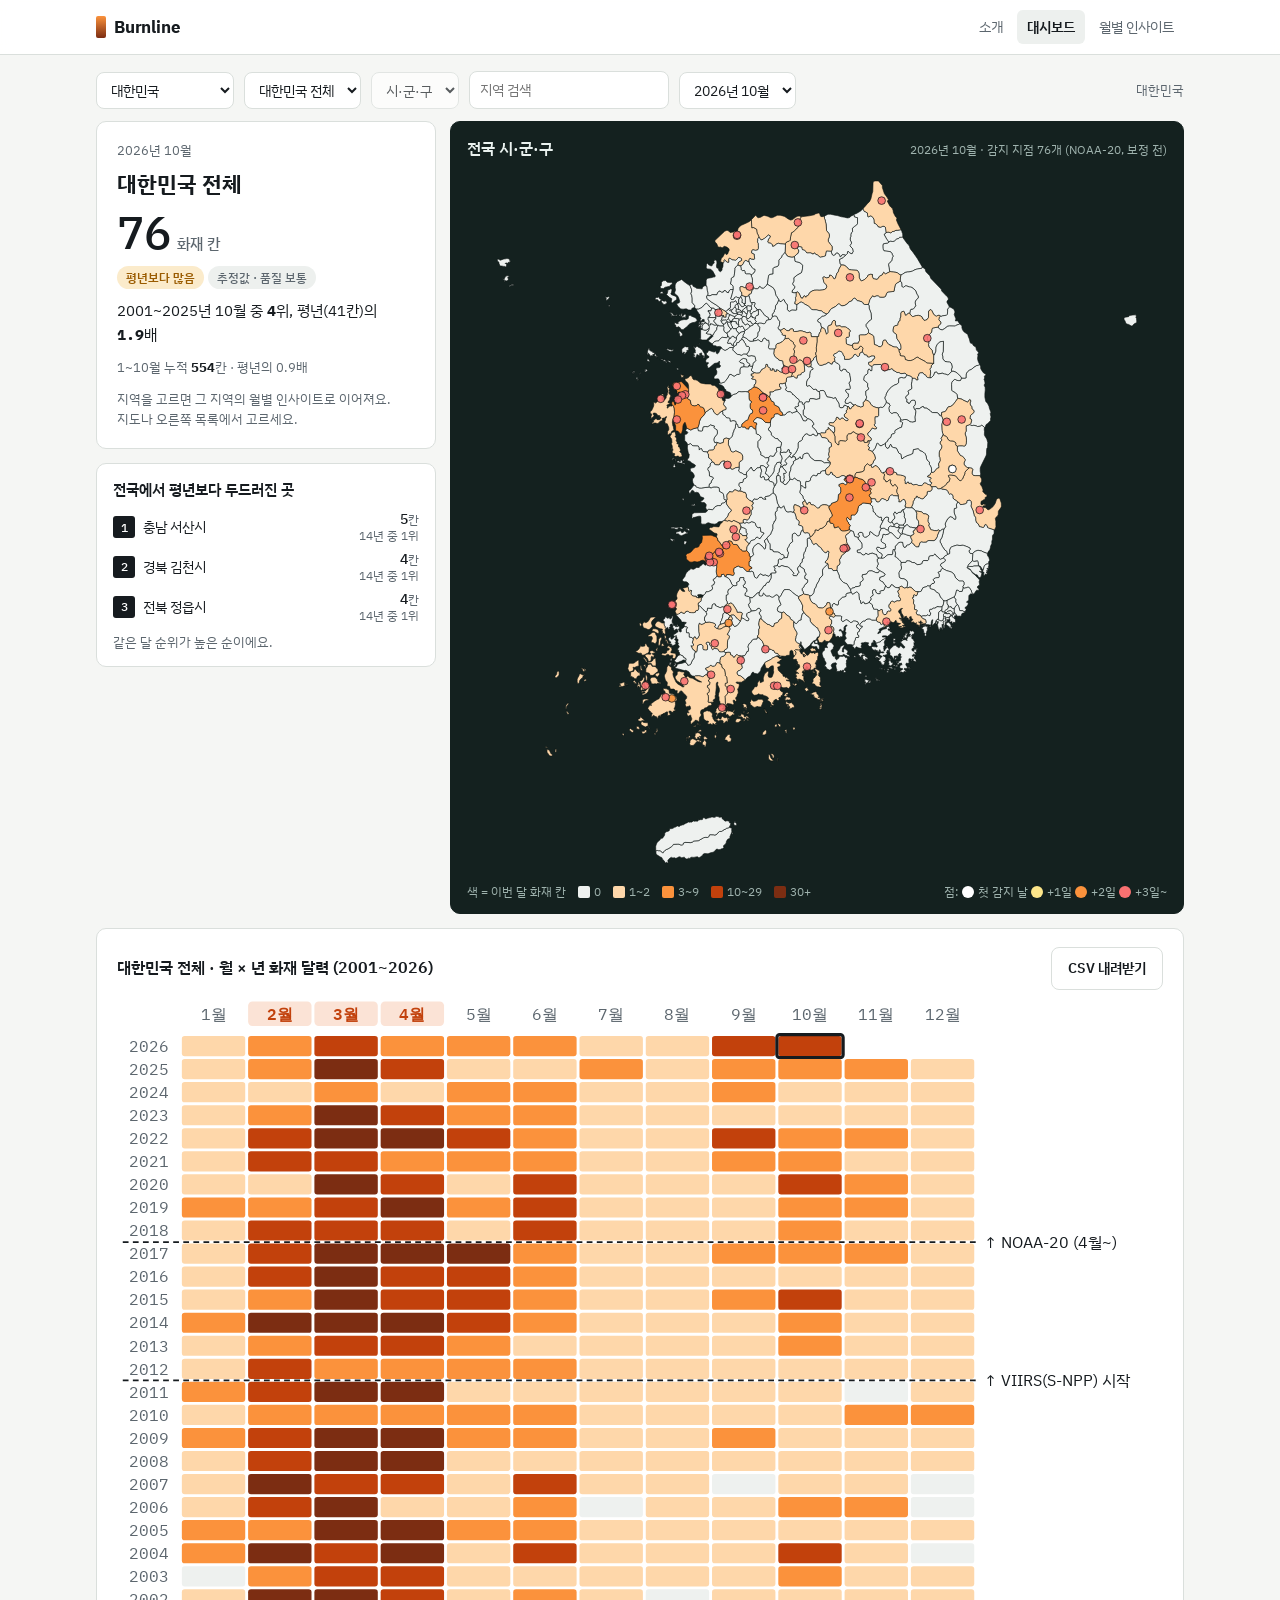
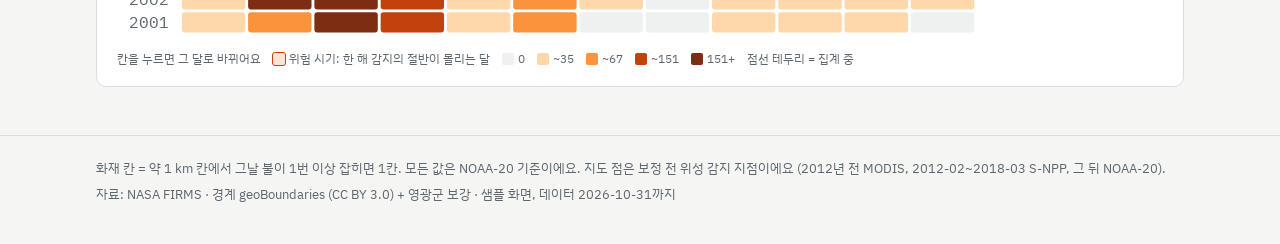
<file: mockup/site/dashboard.html>
<!DOCTYPE html>
<html lang="ko">
<head>
<meta charset="utf-8">
<meta name="viewport" content="width=device-width, initial-scale=1, viewport-fit=cover">
<title>Burnline 대시보드</title>
<link rel="preconnect" href="https://fonts.googleapis.com">
<link rel="stylesheet" href="https://fonts.googleapis.com/css2?family=IBM+Plex+Sans+KR:wght@400;500;600;700&family=IBM+Plex+Mono:wght@400;500&display=swap">
<link rel="stylesheet" href="site.css">
<style>
/* Layout: 위 줄 = 숫자 카드 | 지도 | 카드 3개, 아래 = 월×년 히트맵 전체 폭. 지역을 바꿔도 같은 배치 */
.bar { display: flex; flex-wrap: wrap; gap: 10px; align-items: center; padding: 16px 0 12px; }
.bar select, .bar input { font: inherit; font-size: 14px; border: 1px solid var(--line); background: var(--surface); color: var(--ink); border-radius: 8px; padding: 7px 10px; min-width: 0; }
.bar input { width: 200px; }
.crumb { font-size: 13px; color: var(--muted); margin-left: auto; display: flex; gap: 6px; align-items: center; flex-wrap: wrap; }
.crumb button { font: inherit; font-size: 13px; background: none; border: 0; color: var(--ember); cursor: pointer; padding: 0; text-decoration: underline; text-underline-offset: 3px; }
.top { display: grid; grid-template-columns: minmax(0, 340px) minmax(0, 1fr); gap: 14px; }
.left { display: grid; gap: 14px; align-content: start; }
.listcard { display: grid; gap: 8px; padding: 14px 16px; }
.listcard h2 { font-size: 15px; }
.kpi { display: grid; gap: 10px; align-content: start; }
.kpi .where { font-size: 13px; color: var(--muted); }
.kpi h1 { font-size: 22px; margin: 0; line-height: 1.25; }
.kpi .big { font-family: var(--f-num); font-size: 46px; font-weight: 500; line-height: 1; letter-spacing: -0.02em; }
.kpi .big small { font-family: var(--f-ui); font-size: 15px; color: var(--muted); margin-left: 6px; letter-spacing: 0; }
.kpi .unit { font-size: 12px; color: var(--muted); }
.kpi dl { display: grid; grid-template-columns: max-content minmax(0, 1fr); gap: 4px 12px; margin: 0; font-size: 13.5px; border-top: 1px solid var(--line); padding-top: 10px; }
.kpi dt { color: var(--muted); } .kpi dd { margin: 0; }
.kpi .answer { margin: 0; font-size: 15px; }
.kpi .why { font-size: 12.5px; color: var(--muted); background: var(--faint); border-radius: 8px; padding: 8px 10px; margin: 0; }
.mapcard { padding: 0; overflow: hidden; display: grid; grid-template-rows: auto 1fr auto; background: var(--night); border-color: var(--night); color: var(--night-ink); }
.mapcard .hd { display: flex; justify-content: space-between; gap: 10px; padding: 14px 16px 0; align-items: baseline; flex-wrap: wrap; }
.mapcard h2 { color: var(--night-ink); }
.mapcard .sub { font-size: 12px; color: var(--night-muted); }
.mapcard svg { width: 100%; height: 100%; min-height: 520px; max-height: 720px; }
.mapcard svg path { stroke: #0B1312; stroke-width: .6; vector-effect: non-scaling-stroke; cursor: pointer; }
.mapcard svg path:hover { stroke: #FFFFFF; stroke-width: 1.2; }
.mapcard svg path.sel { stroke: #FFFFFF; stroke-width: 2; }
.mapcard svg circle { pointer-events: none; }
.maplg { display: flex; flex-wrap: wrap; gap: 4px 12px; font-size: 12px; color: var(--night-muted); padding: 0 16px 12px; align-items: center; }
.sw { display: inline-block; width: 12px; height: 12px; border-radius: 2px; vertical-align: -2px; margin-right: 4px; }
.rank { list-style: none; margin: 0; padding: 0; display: grid; gap: 6px; }
.rank li { display: grid; grid-template-columns: 22px minmax(0, 1fr) auto; gap: 8px; align-items: center; font-size: 14px; }
.rank li b.n { background: var(--ink); color: var(--surface); font-family: var(--f-num); font-size: 12px; width: 22px; height: 22px; display: grid; place-items: center; border-radius: 3px; font-weight: 500; }
.rank li button { font: inherit; background: none; border: 0; padding: 0; text-align: left; color: var(--ink); cursor: pointer; white-space: nowrap; overflow: hidden; text-overflow: ellipsis; }
.rank li button:hover { text-decoration: underline; }
.rank li .r { text-align: right; font-size: 12px; color: var(--muted); line-height: 1.3; }
.rank li .r b { font-family: var(--f-num); color: var(--ink); font-size: 14px; font-weight: 500; }
.months { display: grid; grid-template-columns: repeat(12, minmax(0, 1fr)); gap: 3px; align-items: end; height: 64px; }
.months i { background: var(--band); border-radius: 2px 2px 0 0; display: block; }
.months i.risk { background: var(--d2); } .months i.now { outline: 2px solid var(--ink); outline-offset: 1px; }
.mlab { display: grid; grid-template-columns: repeat(12, minmax(0, 1fr)); gap: 3px; font-size: 10.5px; color: var(--muted); text-align: center; font-family: var(--f-num); }
.cum { display: grid; gap: 6px; font-size: 13px; }
.cum .row { display: grid; grid-template-columns: 52px minmax(0, 1fr) 64px; gap: 8px; align-items: center; }
.cum .track { height: 12px; background: var(--faint); border-radius: 2px; overflow: hidden; }
.cum .track i { display: block; height: 100%; }
.heat { margin-top: 14px; display: grid; gap: 10px; }
.heat .hd { display: flex; justify-content: space-between; gap: 10px; flex-wrap: wrap; align-items: baseline; }
.heat svg rect.c { cursor: pointer; }
.heat svg rect.c:hover { stroke: var(--ink); stroke-width: 1; }
.hlg { display: flex; flex-wrap: wrap; gap: 4px 12px; font-size: 12px; color: var(--muted); align-items: center; }
.actions { display: flex; gap: 8px; flex-wrap: wrap; }
@media (max-width: 860px) { .top { grid-template-columns: minmax(0, 1fr); } .mapcard { grid-row: 1; } .mapcard svg { min-height: 340px; } }
@media (max-width: 680px) { .bar input { width: 100%; } .crumb { margin-left: 0; } .mapcard svg { min-height: 300px; } }
</style>
</head>
<body>
<header class="topbar"><div class="wrap">
  <a class="brand" href="index.html"><i></i>Burnline</a>
  <nav class="nav"><a href="index.html">소개</a><a href="dashboard.html" aria-current="page">대시보드</a><a href="insight.html">월별 인사이트</a></nav>
</div></header>

<main class="wrap">
  <div class="bar">
    <select id="sel-c" aria-label="지역"><option value="KOR">대한민국</option><option value="CAL">캘리포니아</option><option value="BC">브리티시컬럼비아</option></select>
    <select id="sel-p" aria-label="시·도"></select>
    <select id="sel-d" aria-label="시·군·구"></select>
    <input id="q" list="places" placeholder="지역 검색" aria-label="지역 검색" autocomplete="off">
    <datalist id="places"></datalist>
    <select id="sel-m" aria-label="기준 달"></select>
    <div class="crumb" id="crumb"></div>
  </div>

  <div class="top">
    <div class="left">
      <section class="card kpi" id="kpi" aria-live="polite"></section>
      <section class="card listcard" id="c-list"></section>
    </div>
    <section class="card mapcard">
      <div class="hd"><h2 id="map-t">지도</h2><span class="sub" id="map-s"></span></div>
      <svg id="map" role="img" aria-label="시·군·구 지도와 감지 지점"></svg>
      <div class="maplg" id="map-lg"></div>
    </section>
  </div>

  <section class="card heat">
    <div class="hd"><h2 id="heat-t">월 × 년 화재 달력</h2><div class="actions"><button class="btn ghost" id="csv" type="button">CSV 내려받기</button></div></div>
    <svg id="heat" role="img" aria-label="연도별 월별 화재 칸 히트맵"></svg>
    <div class="hlg" id="heat-lg"></div>
  </section>
</main>

<footer class="foot"><div class="wrap">
  <div>화재 칸 = 약 1 km 칸에서 그날 불이 1번 이상 잡히면 1칸. 모든 값은 NOAA-20 기준이에요. 지도 점은 보정 전 위성 감지 지점이에요 (2012년 전 MODIS, 2012-02~2018-03 S-NPP, 그 뒤 NOAA-20).</div>
  <div id="foot-src">자료: NASA FIRMS · 경계 geoBoundaries (CC BY 3.0) · 샘플 화면</div>
</div></footer>

<script>
// 지역 선택: ?c=CAL / ?c=BC (기본 대한민국). 나라마다 데이터 파일이 따로 있음
const CTRY = (new URLSearchParams(location.search).get("c") || "KOR").toUpperCase();
document.write(`<script src="${["CAL", "BC"].includes(CTRY) ? "data_" + CTRY + ".js" : "data.js"}"><\/script>`);
</script>
<script>
const D = window.BURN, M = D.months, NS = "http://www.w3.org/2000/svg";
const L = D.labels || { country: "대한민국", short: "전국", lv1: "시·도", lv2: "시·군·구", single: false, bins: [3, 10, 30], boundary: "geoBoundaries (CC BY 3.0)", official: "산림청" };
const nm = d => L.single ? d.ko : d.prov + " " + d.ko;          // 하위 구역 표시 이름
const upName = p => L.single ? L.country : p;                        // 상위 구역 표시 이름
document.getElementById("sel-c").value = ["CAL", "BC"].includes(CTRY) ? CTRY : "KOR";
document.getElementById("sel-c").onchange = e => { location.href = "dashboard.html" + (e.target.value === "KOR" ? "" : "?c=" + e.target.value); };
document.getElementById("foot-src").textContent = `자료: NASA FIRMS · 경계 ${L.boundary} · 샘플 화면, 데이터 ${D.dataEnd}까지`;
document.getElementById("sel-d").setAttribute("aria-label", L.lv2);
const fmt = x => x == null ? "–" : Number(x).toLocaleString("ko-KR", { maximumFractionDigits: 1 });
const css = n => getComputedStyle(document.documentElement).getPropertyValue(n).trim();
const ST = { "충분": ["ok", "평소 불이 잦은 지역"], "부족": ["warn", "평소 불이 드문 지역"], "감지 없음": ["none", "위성 감지 기록 없음"] };
const lastFull = (() => { for (let i = M.length - 1; i >= 0; i--) if (!D.nat.partial[i]) return i; return M.length - 1; })();
let S = { lv: "nat", p: null, d: null, i: lastFull };

// ---------- 지역 객체: 나라 / 시·도 / 시·군·구를 같은 모양으로
function R() {
  if (S.lv === "dist") { const d = D.dist[S.d]; return { ...d, name: nm(d), short: d.ko, lv: "dist" }; }
  if (S.lv === "prov") { const p = D.prov[S.p]; return { ...p, name: S.p + " 전체", short: S.p, lv: "prov" }; }
  return { ...D.nat, name: `${L.country} 전체`, short: L.short, lv: "nat" };
}
const kids = () => S.lv === "nat" ? D.dist.map((_, i) => i) : S.lv === "prov" ? D.prov[S.p].regions : [S.d, ...D.dist[S.d].nb];
function status(r, i) {
  const v = r.value[i], m = +M[i].slice(5) - 1;
  if (v == null) return null;
  if (r.suff && r.suff !== "충분") return null;
  if (r.rank[i] === 1 && v > 0) return ["exc", "이례적으로 많음 · 최고 기록"];
  if (v > r.hi[m]) return ["warn", "평년보다 많음"];
  if (v < r.lo[m]) return ["ok", "평년보다 적음"];
  return ["none", "평년 수준"];
}
const jw = w => { const c = w.charCodeAt(w.length - 1) - 0xAC00; return c >= 0 && c % 28 ? "과" : "와"; };
const ym = i => `${M[i].slice(0, 4)}년 ${+M[i].slice(5)}월`;

// ---------- 선택 UI
const selP = document.getElementById("sel-p"), selD = document.getElementById("sel-d"), selM = document.getElementById("sel-m");
selP.innerHTML = `<option value="">${L.country} 전체</option>` + Object.keys(D.prov).map(p => `<option>${p}</option>`).join("");
if (L.single) selP.style.display = "none";   // 상위 구역이 하나뿐(주 하나)이면 시·도 선택은 숨김
selM.innerHTML = M.map((m, i) => `<option value="${i}">${ym(i)}${D.nat.partial[i] ? " (집계 중)" : ""}</option>`).reverse().join("");
const places = (L.single ? [] : Object.keys(D.prov).map(p => [p + " 전체", () => go("prov", p)])).concat(D.dist.map((d, i) => [nm(d), () => go("dist", d.prov, i)]));
document.getElementById("places").innerHTML = places.map(([t]) => `<option value="${t}">`).join("");
document.getElementById("q").onchange = e => { const q = e.target.value.trim(); const h = places.find(([t]) => t === q) || places.find(([t]) => t.endsWith(" " + q)) || places.find(([t]) => t.includes(q)); if (h) { h[1](); e.target.value = ""; } };
selP.onchange = () => selP.value ? go("prov", selP.value) : go("nat");
selD.onchange = () => selD.value === "" ? (L.single ? go("nat") : go("prov", selP.value)) : go("dist", D.dist[+selD.value].prov, +selD.value);
selM.onchange = () => { S.i = +selM.value; render(); };
function go(lv, p, d) { S.lv = lv; S.p = p || null; S.d = d ?? null; render(); }

function syncUI() {
  selP.value = S.p || "";
  selD.disabled = !S.p && !L.single;
  selD.innerHTML = `<option value="">${L.single ? L.lv2 + " 선택" : S.p ? S.p + " 전체" : L.lv2}</option>` + (L.single ? D.dist.map((_, i) => i).map(i => [i, D.dist[i].ko]).sort((a, b) => a[1].localeCompare(b[1])).map(([i, n]) => `<option value="${i}">${n}</option>`).join("") : S.p ? D.prov[S.p].regions.map(i => [i, D.dist[i].ko]).sort((a, b) => a[1].localeCompare(b[1], "ko")).map(([i, n]) => `<option value="${i}">${n}</option>`).join("") : "");
  selD.value = S.d ?? "";
  selM.value = S.i;
  const c = [`<button data-lv="nat">${L.country}</button>`];
  if (S.p && !L.single) c.push(S.lv === "prov" ? `<span>${S.p}</span>` : `<button data-lv="prov">${S.p}</button>`);
  if (S.lv === "dist") c.push(`<span>${D.dist[S.d].ko}</span>`);
  if (S.lv === "nat") c[0] = `<span>${L.country}</span>`;
  const el = document.getElementById("crumb"); el.innerHTML = c.join(" › ");
  el.querySelectorAll("button").forEach(b => b.onclick = () => b.dataset.lv === "nat" ? go("nat") : go("prov", S.p));
  const h = S.lv === "dist" ? "d=" + S.d : S.lv === "prov" ? "p=" + encodeURIComponent(S.p) : "";
  try { history.replaceState(null, "", "#" + [h, "m=" + M[S.i]].filter(Boolean).join("&")); } catch (e) {}
}

// ---------- 숫자 카드
function kpi() {
  const r = R(), i = S.i, m = +M[i].slice(5), v = r.value[i], st = status(r, i);
  const ref = r.lv === "dist" && r.suff !== "충분" ? (r.ref || r.prov) : null, RP = ref ? D.prov[ref] : null;
  const rst = RP ? status({ ...RP, suff: RP.suff }, i) : null;
  const sample = r.lv === "dist" && D.samples[r.id], canInsight = sample && sample[1] === M[i];
  const period = r.basis === "보정 25년" || r.lv === "nat" ? "2001~2025년" : "2012~2025년";
  let h = `<div class="where">${ym(i)}${D.nat.partial[i] ? " · 집계 중" : ""}</div><h1>${r.name}</h1>`;
  if (v == null) {
    h += `<p class="why">이 단위는 2012년 2월부터 비교해요. 그 전 달은 위성마다 값이 크게 어긋나서 보여 주지 않아요.</p>`;
  } else {
    h += `<div class="big">${fmt(v)}<small>화재 칸</small></div>`;
    let line = "", chips = "";
    if (st) {
      chips = `<span class="chip ${st[0]}">${st[1]}</span>`;
      line = v === 0 ? "이번 달 감지 없음" : r.rank[i] ? `${period} ${m}월 중 <b class="num">${r.rank[i]}</b>위` : "";
      if (v === 0) line += r.med[m - 1] > 0 ? `, 평년 ${fmt(Math.round(r.med[m - 1]))}칸` : "";
      else if (r.med[m - 1] > 0) line += `${line ? ", " : ""}평년(${fmt(Math.round(r.med[m - 1]))}칸)의 <b class="num">${fmt(v / r.med[m - 1])}</b>배`;
      else line += `${line ? ", " : ""}평년에는 거의 없던 달`;
    } else if (r.suff === "부족") {
      chips = `<span class="chip warn">평소 불이 드문 지역</span>`;
      line = `${upName(ref)} 기준 ${rst ? `<span class="chip ${rst[0]}">${rst[1]}</span>` : "판단 없음"}`;
    } else if (r.suff === "감지 없음") {
      chips = `<span class="chip none">위성 감지 기록 없음</span>`;
      line = "2012년 이후 위성에 잡힌 불이 없는 지역이에요. 맞닿은 지역을 함께 보세요.";
    }
    const q = r.lv === "nat" ? D.nat.quality[i] : M[i] < "2012-02" ? "낮음" : null;
    if (q && q !== "높음") chips += ` <span class="chip base">추정값 · 품질 ${q}</span>`;
    else if (r.lv !== "dist" && M[i] < "2018-04") chips += ` <span class="chip base">추정값</span>`;
    h += `<div>${chips}</div>${line ? `<p class="answer">${line}</p>` : ""}`;
    // 올해 누적 (같은 해 1월~이번 달)
    let a = 0, ok = true; for (let k = 1; k <= m; k++) { const j = M.indexOf(`${M[i].slice(0, 4)}-${String(k).padStart(2, "0")}`); if (j < 0 || r.value[j] == null) ok = false; else a += r.value[j]; }
    const bsum = r.med.slice(0, m).reduce((s2, x) => s2 + (x || 0), 0);
    if (ok && m > 1) h += `<p class="note">1~${m}월 누적 <b class="num" style="color:var(--ink)">${fmt(a)}</b>칸${bsum > 0 ? ` · 평년의 ${fmt(a / bsum)}배` : ""}</p>`;
  }
  if (r.lv === "dist") {
    if (canInsight) h += `<div class="actions"><a class="btn" href="insight.html#${sample[0]}">이 달 자세히 보기 →</a></div>`;
    else if (!Object.keys(D.samples).length) h += `<p class="note">월별 인사이트 샘플은 아직 대한민국에만 있어요.</p>`;
    else {
      const ex = Object.entries(D.samples).map(([id, [, m2]]) => { const j = D.dist.findIndex(d => d.id === id); return `<button data-j="${j}" data-m="${m2}" style="font:inherit;background:none;border:0;padding:0;color:var(--ember);cursor:pointer;text-decoration:underline">${nm(D.dist[j])} ${m2.slice(0, 4)}년 ${+m2.slice(5)}월</button>`; }).join(", ");
      h += `<p class="note">월별 인사이트 샘플은 세 곳만 있어요: ${ex}</p>`;
    }
  } else {
    h += `<p class="note">지역을 고르면 그 지역의 월별 인사이트로 이어져요. 지도나 오른쪽 목록에서 고르세요.</p>`;
  }
  const el = document.getElementById("kpi"); el.innerHTML = h;
  el.querySelectorAll("[data-j]").forEach(b2 => b2.onclick = () => { S.i = M.indexOf(b2.dataset.m); go("dist", D.dist[+b2.dataset.j].prov, +b2.dataset.j); });
}

// ---------- 지도
const ALL = D.dist.map(d => d.geom);
let bb0 = [1e9, 1e9, -1e9, -1e9];
ALL.forEach(g => g.forEach(r => { for (let k = 0; k < r.length; k += 2) { bb0[0] = Math.min(bb0[0], r[k]); bb0[2] = Math.max(bb0[2], r[k]); bb0[1] = Math.min(bb0[1], r[k + 1]); bb0[3] = Math.max(bb0[3], r[k + 1]); } }));
const KX = Math.cos(36.5 * Math.PI / 180);
const pathOf = g => g.map(r => { let s = ""; for (let k = 0; k < r.length; k += 2) s += (k ? "L" : "M") + ((r[k] - bb0[0]) * KX).toFixed(0) + " " + (bb0[3] - r[k + 1]); return s + "Z"; }).join("");
const PATHS = ALL.map(pathOf);
const BN = L.bins;   // 지도 구역 색 경계 (한국 3·10·30 고정, 다른 지역은 하위 구역-달 사분위)
function bins(v) { return v == null ? "--d0" : v <= 0 ? "--d0" : v < BN[0] ? "--d1" : v < BN[1] ? "--d2" : v < BN[2] ? "--d3" : "--d4"; }
const binLabels = () => { const r = x => fmt(Math.round(x)); return [["--d0", "0"], ["--d1", BN[0] > 2 ? `1~${r(BN[0] - 1)}` : `${r(BN[0] - 1)}`], ["--d2", `${r(BN[0])}~${r(BN[1] - 1)}`], ["--d3", `${r(BN[1])}~${r(BN[2] - 1)}`], ["--d4", `${r(BN[2])}+`]]; };
function map() {
  const ids = kids(), set = new Set(ids), i = S.i;
  let bb = [1e9, 1e9, -1e9, -1e9];
  ids.forEach(j => D.dist[j].geom.forEach(r => { for (let k = 0; k < r.length; k += 2) { bb[0] = Math.min(bb[0], r[k]); bb[2] = Math.max(bb[2], r[k]); bb[1] = Math.min(bb[1], r[k + 1]); bb[3] = Math.max(bb[3], r[k + 1]); } }));
  const pad = S.lv === "nat" ? 150 : 60;
  const x = (bb[0] - bb0[0]) * KX - pad, y = bb0[3] - bb[3] - pad, w = (bb[2] - bb[0]) * KX + pad * 2, h = bb[3] - bb[1] + pad * 2;
  const sv = document.getElementById("map"); sv.setAttribute("viewBox", `${x.toFixed(0)} ${y.toFixed(0)} ${w.toFixed(0)} ${h.toFixed(0)}`); sv.setAttribute("preserveAspectRatio", "xMidYMid meet");
  const scale = Math.max(w, h) / 600;
  let s = "";
  D.dist.forEach((d, j) => {
    const on = set.has(j), v = d.value[i];
    s += `<path d="${PATHS[j]}" data-j="${j}" class="${S.d === j ? "sel" : ""}" fill="${!on ? "#22302D" : v == null ? "#3A4744" : css(bins(v))}"><title>${nm(d)} · ${v == null ? "2012년부터" : fmt(v) + "칸"}</title></path>`;
  });
  const P = D.pts[M[i]] || [], first = {};
  for (let k = 0; k < P.length; k += 4) { const r = P[k + 3]; if (set.has(r) || S.lv === "nat") first[r] = Math.min(first[r] ?? 99, P[k + 2]); }
  let n = 0, firstDay = 99;
  for (let k = 0; k < P.length; k += 4) {
    const r = P[k + 3]; if (!(S.lv === "nat" || set.has(r))) continue;
    n++; firstDay = Math.min(firstDay, P[k + 2]);
  }
  for (let k = 0; k < P.length; k += 4) {
    const r = P[k + 3]; if (!(S.lv === "nat" || set.has(r))) continue;
    const dd = P[k + 2] - firstDay, c = dd <= 0 ? "#FFFFFF" : dd === 1 ? "#FDE68A" : dd === 2 ? "#FB923C" : "#F87171";
    s += `<circle cx="${((P[k] - bb0[0]) * KX).toFixed(0)}" cy="${bb0[3] - P[k + 1]}" r="${(S.lv === "nat" ? 3.2 : 2.2) * scale}" fill="${c}" fill-opacity=".9" stroke="#0B1312" stroke-width="${.6 * scale}"/>`;
  }
  sv.innerHTML = s;
  sv.querySelectorAll("path").forEach(p => p.onclick = () => { const j = +p.dataset.j; go("dist", D.dist[j].prov, j); });
  const sensor = M[i] < "2012-02" ? "MODIS" : M[i] < "2018-04" ? "S-NPP" : "NOAA-20";
  document.getElementById("map-t").textContent = S.lv === "dist" ? `${D.dist[S.d].ko}${jw(D.dist[S.d].ko)} 맞닿은 지역` : S.lv === "prov" ? `${S.p} ${L.lv2}` : `${L.short} ${L.lv2}`;
  const nAll = S.lv === "nat" && D.ptsN && D.ptsN[M[i]] > n ? D.ptsN[M[i]] : null;
  document.getElementById("map-s").textContent = `${ym(i)} · 감지 지점 ${fmt(nAll || n)}개 (${sensor}, 보정 전)${nAll ? ` · 그중 ${fmt(n)}개 표시` : ""}`;
  document.getElementById("map-lg").innerHTML = `<span>색 = 이번 달 화재 칸${M[i] < "2012-02" ? ` (${L.lv2} 값은 2012년 2월부터라 회색)` : ""}</span>` + binLabels().map(([c, t]) => `<span><i class="sw" style="background:${css(c)}"></i>${t}</span>`).join("") +
    (n ? `<span style="margin-left:auto">점: <i class="sw" style="background:#fff;border-radius:50%"></i>첫 감지 날 <i class="sw" style="background:#FDE68A;border-radius:50%"></i>+1일 <i class="sw" style="background:#FB923C;border-radius:50%"></i>+2일 <i class="sw" style="background:#F87171;border-radius:50%"></i>+3일~</span>` : "");
}

// ---------- 오른쪽 카드
function list() {
  const i = S.i, el = document.getElementById("c-list");
  if (S.lv === "dist") {
    const me = D.dist[S.d], nb = me.nb.map(j => [j, D.dist[j]]).sort((x, y) => (y[1].value[i] ?? -1) - (x[1].value[i] ?? -1));
    const row = ([j, d], self) => `<li><i class="sw" style="width:14px;height:14px;margin:0 auto;background:${css(d.value[i] == null ? "--d0" : bins(d.value[i]))};${self ? `outline:2px solid ${css("--ink")};outline-offset:1px` : ""}"></i><button data-j="${j}" style="${self ? "font-weight:600" : ""}">${d.ko}${d.prov !== me.prov ? ` <span class="note">${d.prov}</span>` : ""}</button><span class="r"><b>${fmt(d.value[i])}</b>칸${d.suff === "충분" && d.rank[i] ? `<br>${d.n[i]}년 중 ${d.rank[i]}위` : ""}</span></li>`;
    el.innerHTML = `<h2>${me.ko}${jw(me.ko)} 맞닿은 지역</h2><ul class="rank">${row([S.d, me], true)}${nb.map(x => row(x, false)).join("")}</ul><p class="note">이번 달 화재 칸이 많은 순이에요. 색은 지도와 같아요.</p>`;
  } else {
    const pool = kids().map(j => [j, D.dist[j]]).filter(([, d]) => d.value[i] > 0);
    pool.sort((a, b) => (a[1].rank[i] ?? 99) - (b[1].rank[i] ?? 99) || b[1].value[i] - a[1].value[i]);
    const top = pool.slice(0, 3);
    el.innerHTML = `<h2>${S.lv === "prov" ? S.p : L.short}에서 평년보다 두드러진 곳</h2>` + (top.length ? `<ul class="rank">${top.map(([j, d], k) => `<li><b class="n">${k + 1}</b><button data-j="${j}">${nm(d)}</button><span class="r"><b>${fmt(d.value[i])}</b>칸<br>${d.rank[i] ? `${d.n[i]}년 중 ${d.rank[i]}위` : ""}</span></li>`).join("")}</ul><p class="note">같은 달 순위가 높은 순이에요.</p>` : `<p class="note">${D.months[i] < "2012-02" ? "시·군·구 비교는 2012년 2월부터예요." : "이번 달 감지된 시·군·구가 없어요."}</p>`);
  }
  el.querySelectorAll("[data-j]").forEach(b => b.onclick = () => { const j = +b.dataset.j; go("dist", D.dist[j].prov, j); });
}
// ---------- 히트맵
function heat() {
  const r = R(), years = [...new Set(M.map(m => m.slice(0, 4)))].reverse().filter(y => M.some((m, j) => m.startsWith(y) && r.value[j] != null));
  const cw = 46, ch = 16, pl = 44, pt = 24, W = pl + cw * 12, H = pt + ch * years.length + 4;
  const vals = r.value.filter(v => v != null && v > 0).sort((a, b) => a - b);
  const q = p => vals.length ? vals[Math.min(vals.length - 1, Math.floor(p * vals.length))] : 1;
  const th = [q(.5), q(.75), q(.9)].map(x => x >= 10 ? Math.round(x) : Math.round(x * 10) / 10);
  const col = v => v == null ? null : v <= 0 ? "--d0" : v <= th[0] ? "--d1" : v <= th[1] ? "--d2" : v <= th[2] ? "--d3" : "--d4";
  let s = "";
  const rk = (r.lv === "dist" && r.suff !== "충분" ? D.prov[r.ref || r.prov].risk : r.risk) || [];
  for (let k = 0; k < 12; k++) {
    const on = rk.includes(k + 1);
    if (on) s += `<rect x="${pl + k * cw + 1}" y="1" width="${cw - 2}" height="17" rx="3" fill="${css("--ember-soft")}"/>`;
    s += `<text x="${pl + k * cw + cw / 2}" y="14" text-anchor="middle" style="${on ? `fill:${css("--ember")};font-weight:600` : ""}">${k + 1}월</text>`;
  }
  years.forEach((y, row) => {
    const yy = pt + row * ch;
    s += `<text x="${pl - 8}" y="${yy + ch - 4}" text-anchor="end">${y}</text>`;
    for (let k = 0; k < 12; k++) {
      const j = M.indexOf(`${y}-${String(k + 1).padStart(2, "0")}`); if (j < 0) continue;
      const v = r.value[j], c = col(v); if (!c) continue;
      const partial = D.nat.partial[j];
      s += `<rect class="c" data-j="${j}" x="${pl + k * cw + 1}" y="${yy + 1}" width="${cw - 2}" height="${ch - 2}" rx="2" fill="${css(c)}" ${partial ? `stroke="${css("--ink")}" stroke-dasharray="2 2"` : ""}><title>${y}년 ${k + 1}월 · ${fmt(v)}칸${r.rank[j] && v > 0 ? ` · ${r.n[j]}년 중 ${r.rank[j]}위` : v === 0 ? " · 감지 없음" : ""}</title></rect>`;
      if (j === S.i) s += `<rect x="${pl + k * cw}" y="${yy}" width="${cw}" height="${ch}" rx="2" fill="none" stroke="${css("--ink")}" stroke-width="2.2" pointer-events="none"/>`;
    }
  });
  [["2012", "VIIRS(S-NPP) 시작"], ["2018", "NOAA-20 (4월~)"]].forEach(([y, t]) => {
    const row = years.indexOf(y); if (row < 0 || row === years.length - 1) return;
    const yy = pt + (row + 1) * ch;
    s += `<line x1="${pl - 40}" x2="${W}" y1="${yy}" y2="${yy}" stroke="${css("--ink")}" stroke-width="1.2" stroke-dasharray="4 3"/><text x="${W + 6}" y="${yy + 4}" style="fill:${css("--ink")};font-family:var(--f-ui)">↑ ${t}</text>`;
  });
  const el = document.getElementById("heat"); el.setAttribute("viewBox", `0 0 ${W + 130} ${H}`); el.innerHTML = s;
  el.querySelectorAll("rect.c").forEach(c => c.onclick = () => { S.i = +c.dataset.j; render(); });
  document.getElementById("heat-t").textContent = `${r.name} · 월 × 년 화재 달력 (${years[years.length - 1]}~${years[0]})`;
  document.getElementById("heat-lg").innerHTML = `<span>칸을 누르면 그 달로 바뀌어요</span><span><i class="sw" style="background:${css("--ember-soft")};outline:1px solid ${css("--ember")}"></i>위험 시기: 한 해 감지의 절반이 몰리는 달${r.lv === "dist" && r.suff !== "충분" ? ` (${upName(r.ref || r.prov)} 기준)` : ""}</span>` + [["--d0", "0"], ["--d1", `~${fmt(th[0])}`], ["--d2", `~${fmt(th[1])}`], ["--d3", `~${fmt(th[2])}`], ["--d4", `${fmt(th[2])}+`]].map(([c, t]) => `<span><i class="sw" style="background:${css(c)}"></i>${t}</span>`).join("") + `<span>점선 테두리 = 집계 중</span>` + (r.lv !== "nat" && r.basis !== "보정 25년" ? `<span>이 단위는 2012년부터 보여 줘요</span>` : "");
}

// ---------- CSV
document.getElementById("csv").onclick = () => {
  const r = R(), rows = [["region", "year", "month", "fire_cells", "median", "band_low", "band_high", "rank", "years_compared"]];
  M.forEach((m, j) => { if (r.value[j] == null) return; const k = +m.slice(5) - 1; rows.push([r.name, m.slice(0, 4), m.slice(5), r.value[j], r.med[k], r.lo[k], r.hi[k], r.rank[j] ?? "", r.n[j] ?? ""]); });
  const blob = new Blob(["﻿" + rows.map(x => x.join(",")).join("\n")], { type: "text/csv" });
  const a = document.createElement("a"); a.href = URL.createObjectURL(blob); a.download = `burnline_${r.short}.csv`; a.click(); setTimeout(() => URL.revokeObjectURL(a.href), 1000);
};

function render() { syncUI(); kpi(); map(); list(); heat(); }
// 주소에서 시작 상태 읽기: #d=12&m=2025-03, #p=경북
(function () {
  const h = new URLSearchParams(location.hash.slice(1));
  if (h.get("m") && M.includes(h.get("m"))) S.i = M.indexOf(h.get("m"));
  if (h.get("d") != null && D.dist[+h.get("d")]) { const j = +h.get("d"); S = { ...S, lv: "dist", p: D.dist[j].prov, d: j }; }
  else if (h.get("p") && D.prov[h.get("p")]) S = { ...S, lv: "prov", p: h.get("p") };
})();
render();
matchMedia("(prefers-color-scheme: dark)").addEventListener?.("change", render);
</script>
</body>
</html>
</file>
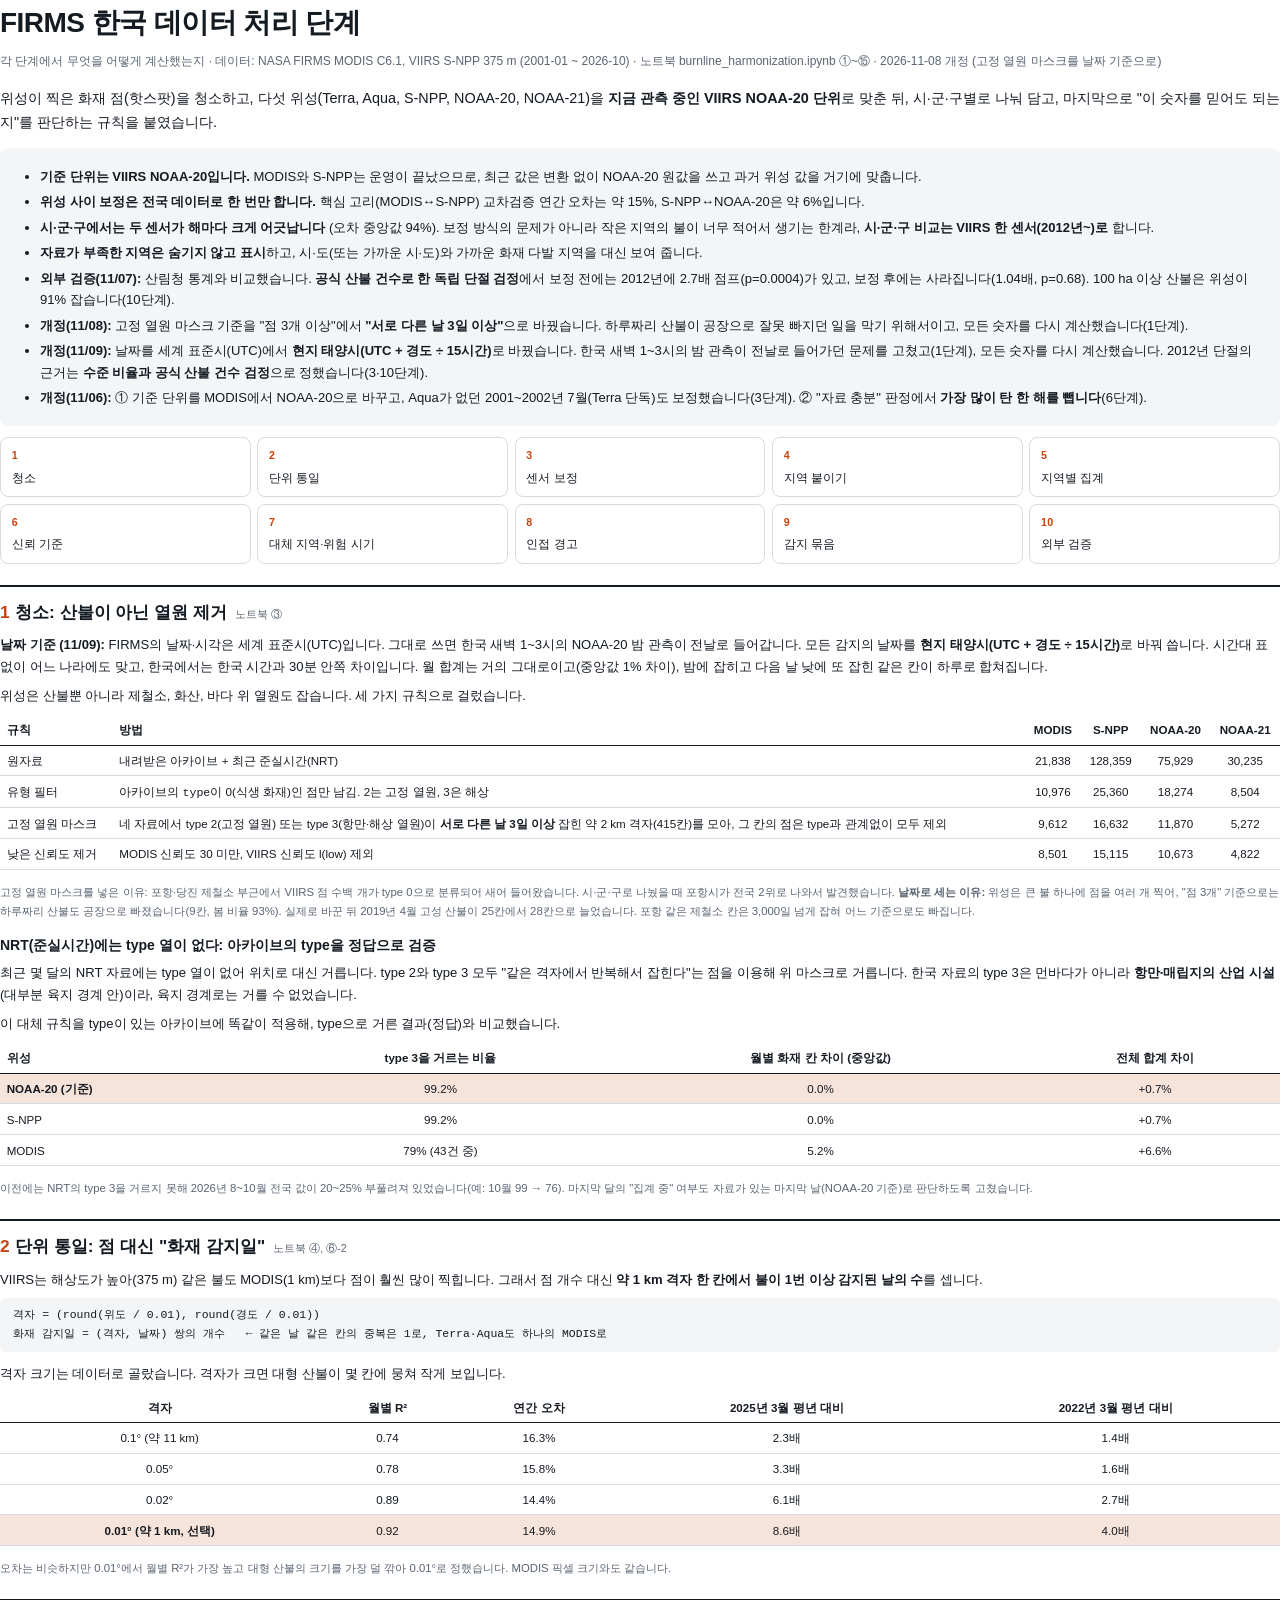
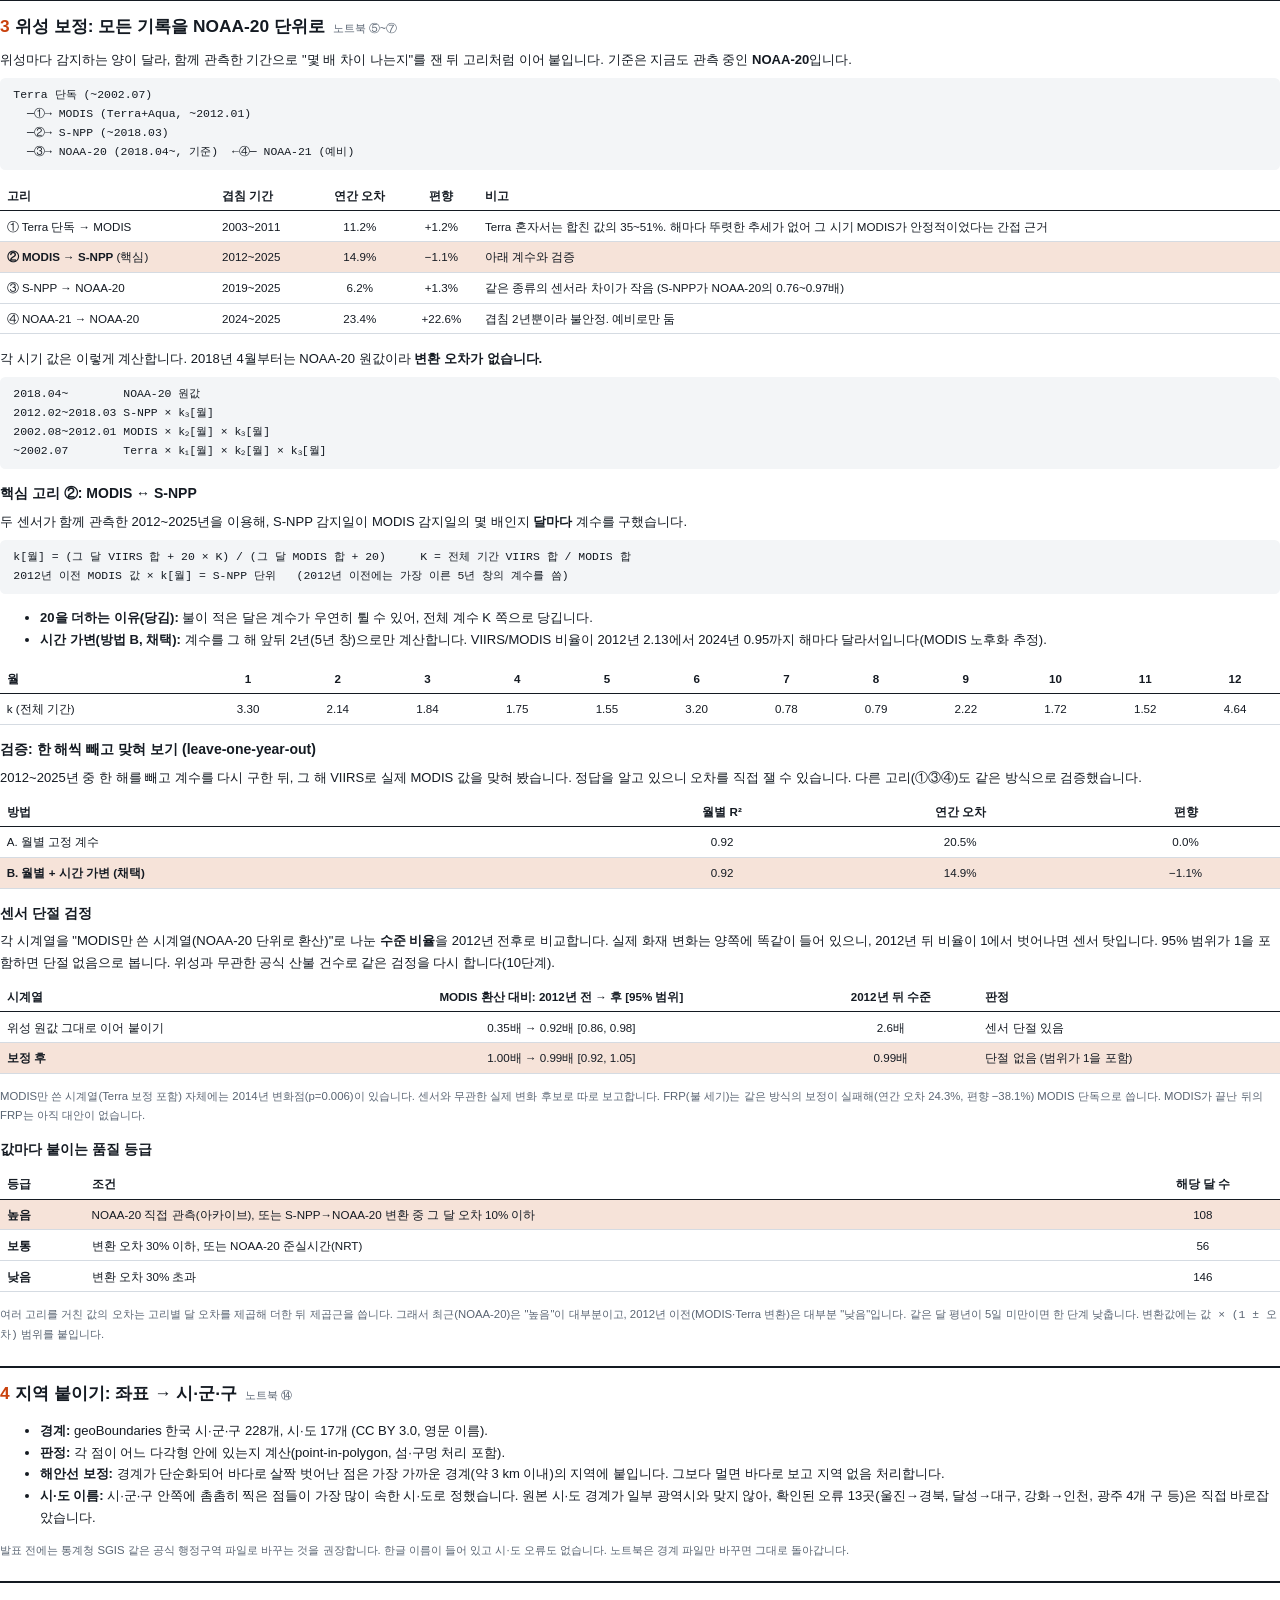
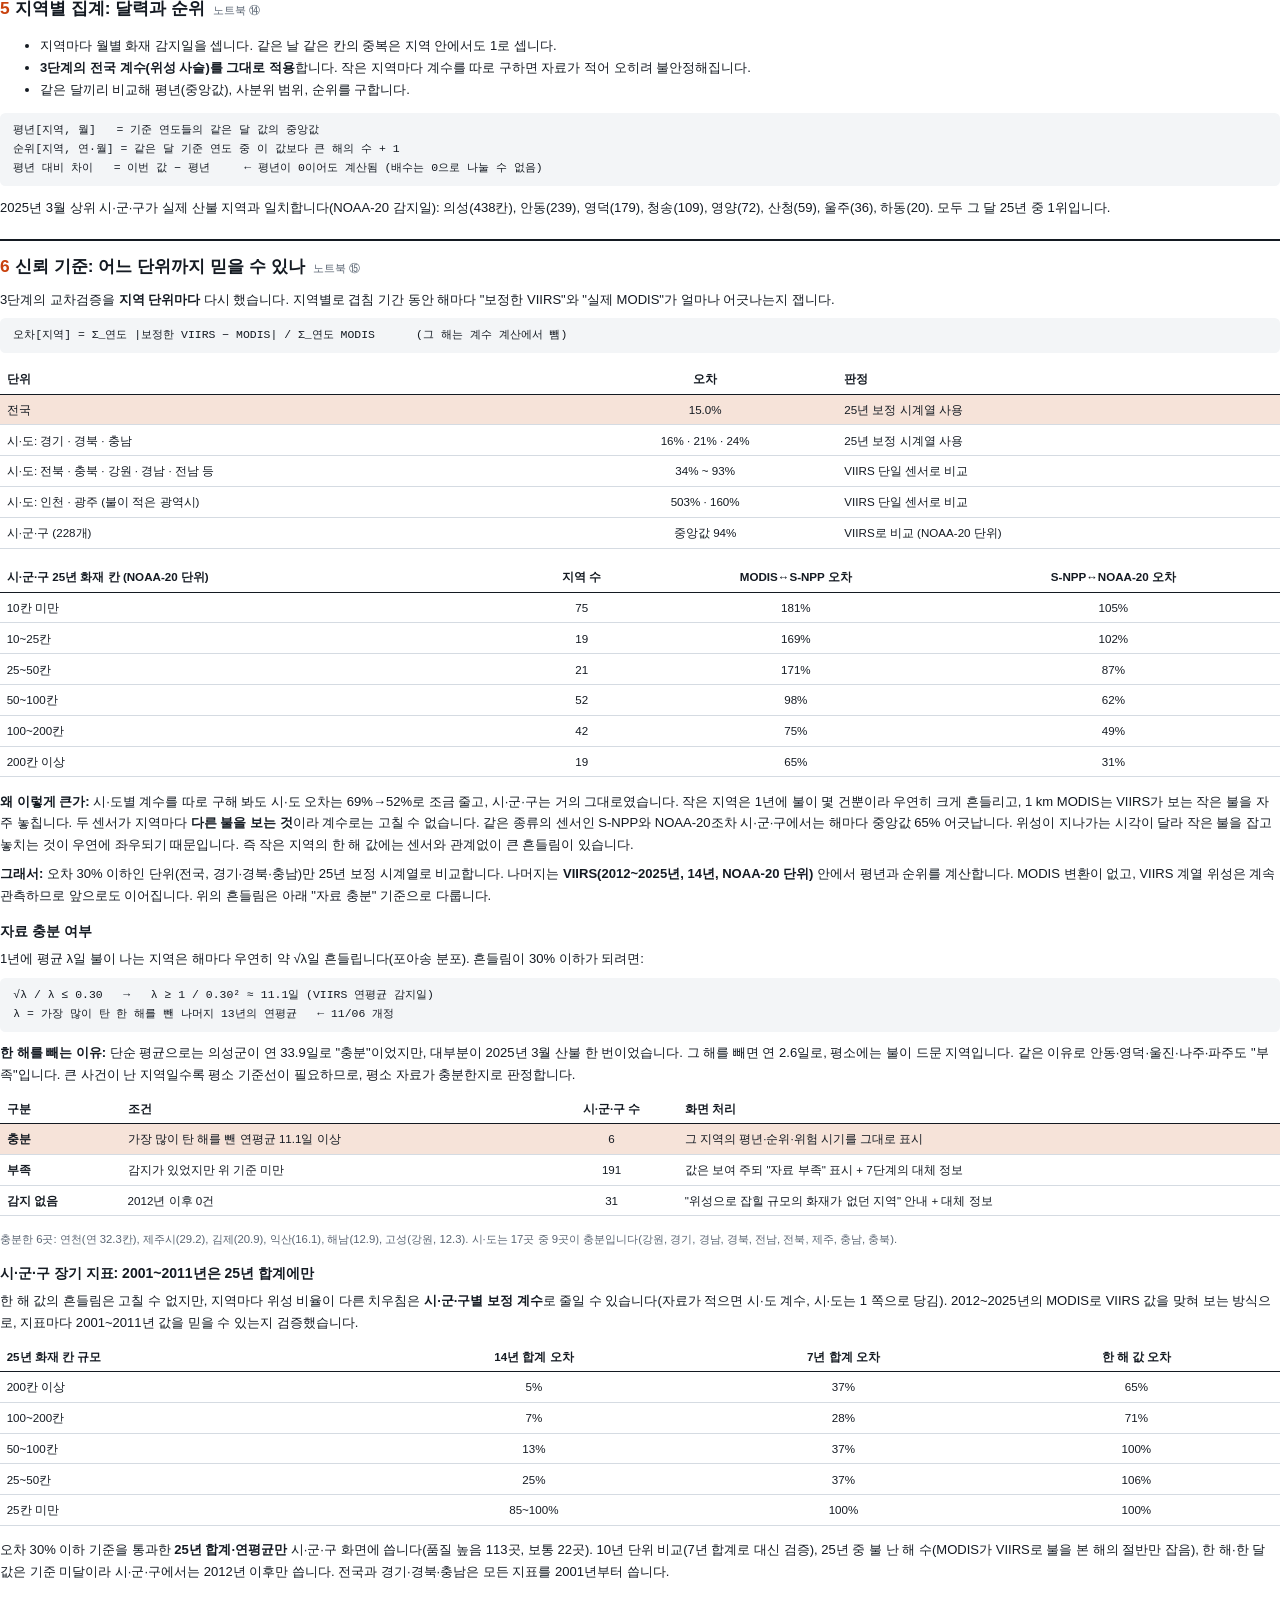
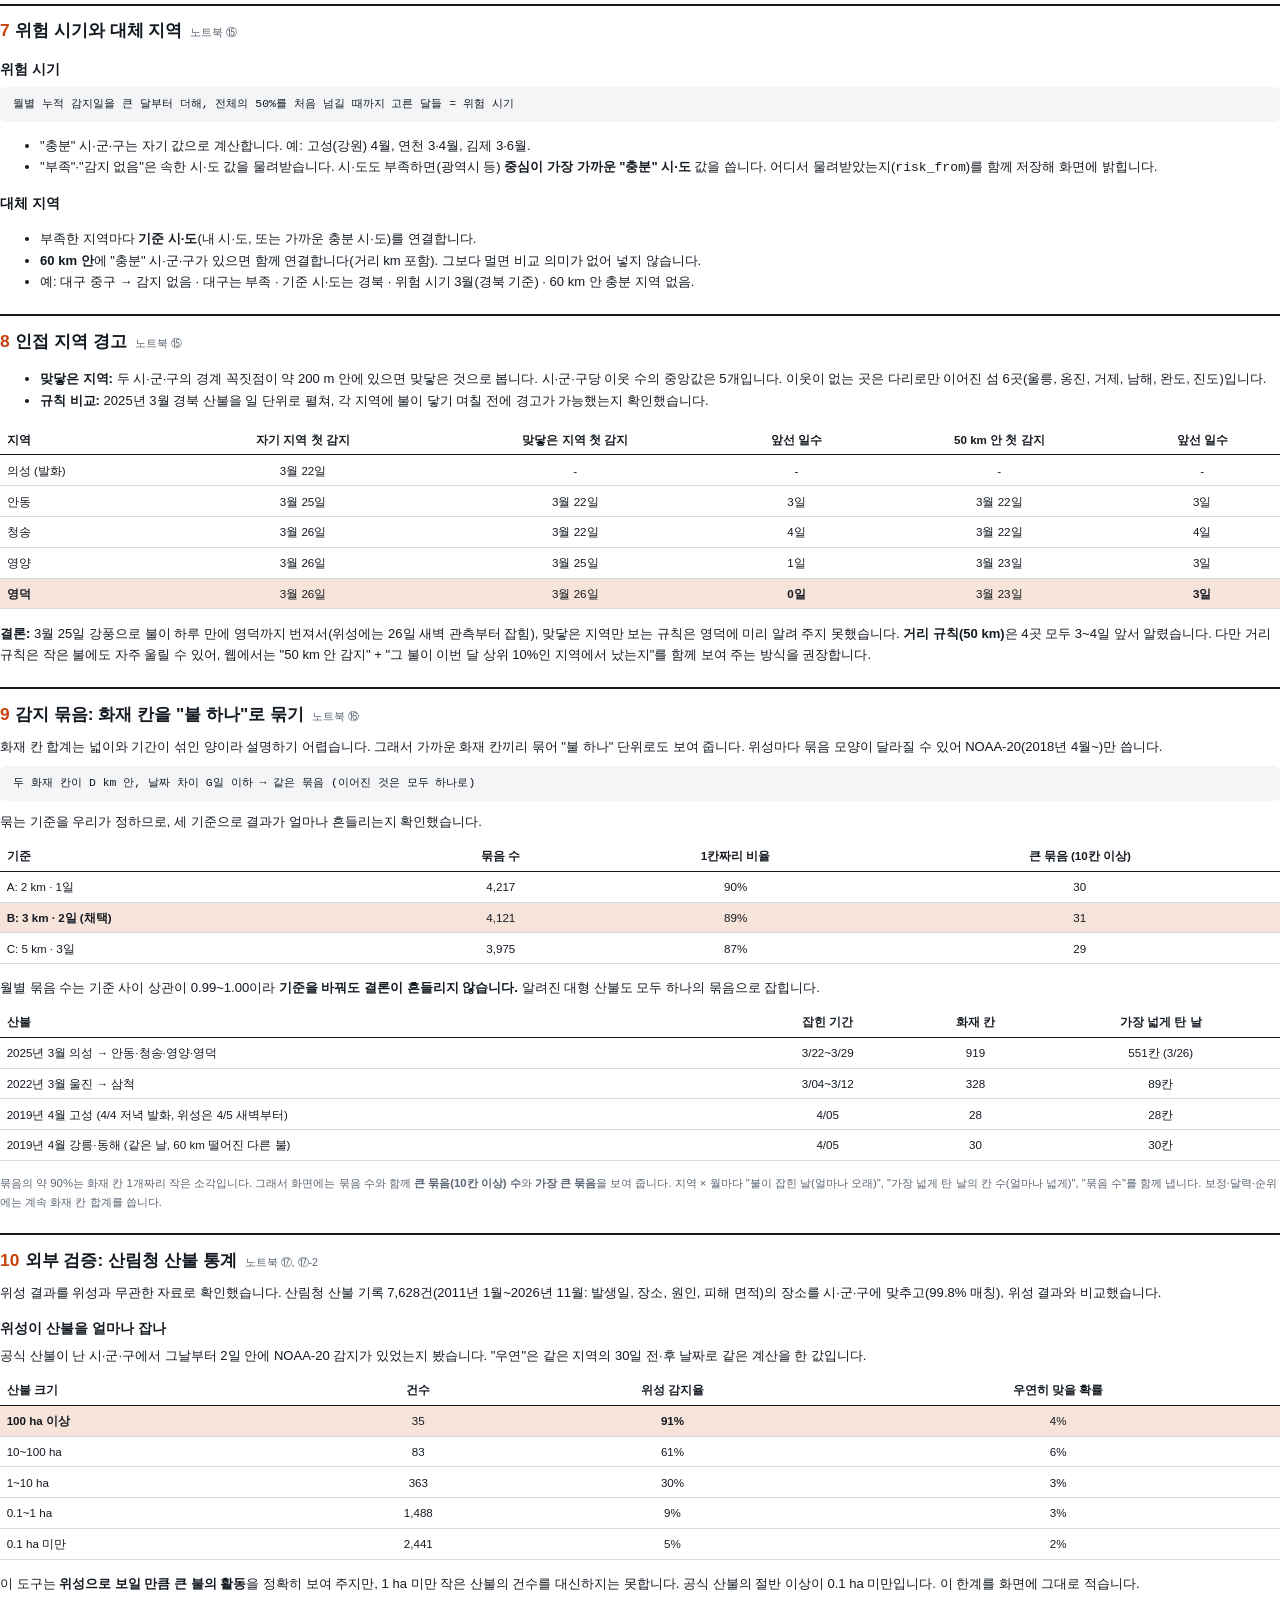
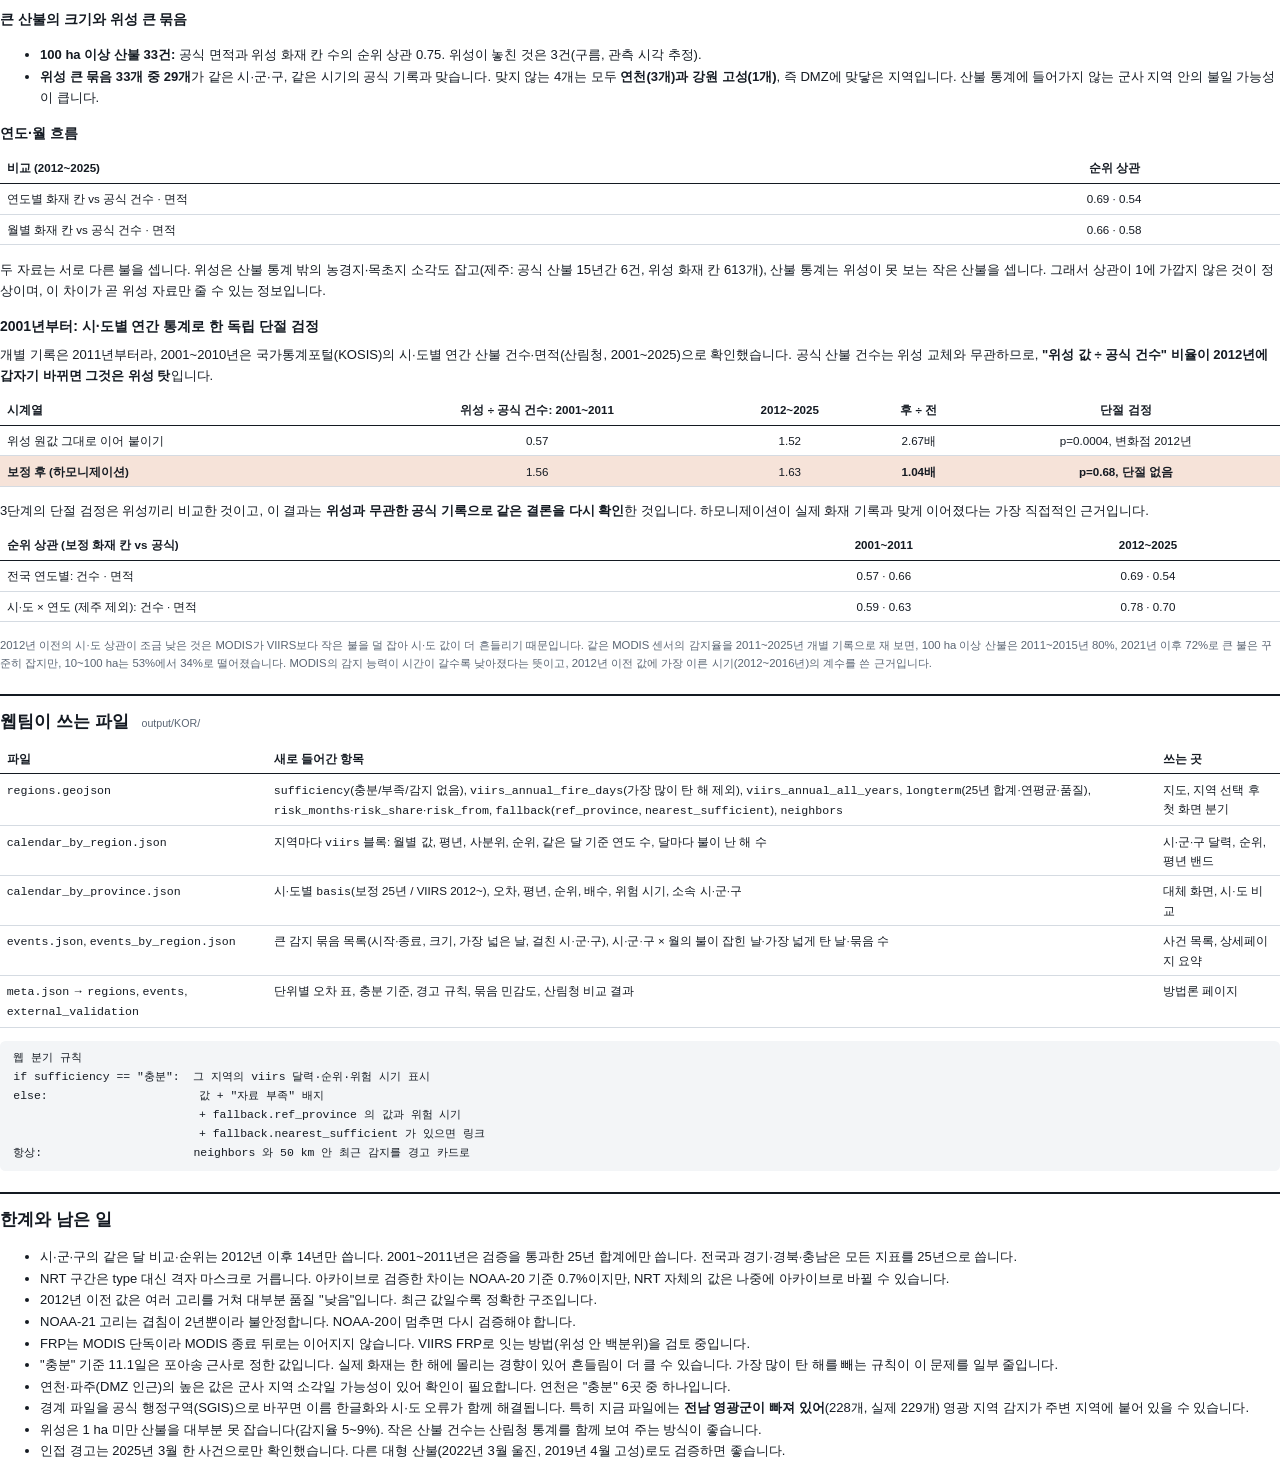
<file: 문서/source/processing_steps.html>
<!doctype html>
<html lang="ko"><head><meta charset="utf-8">
<title>FIRMS 데이터 처리 단계</title>
<style>
@page { size: A4; margin: 18mm 17mm; }
:root { --ink:#141A22; --muted:#5A6573; --line:#D5DBE2; --ember:#C9420E; --soft:#F6E3D9; --bg2:#F3F5F7; }
* { box-sizing: border-box; }
body { font-family: "Apple SD Gothic Neo", "AppleGothic", sans-serif; color: var(--ink); font-size: 9.8pt; line-height: 1.65; margin: 0; }
h1 { font-size: 21pt; margin: 0 0 4pt; letter-spacing: -0.02em; }
h2 { font-size: 13pt; margin: 16pt 0 6pt; padding-top: 8pt; border-top: 1.5pt solid var(--ink); break-after: avoid; }
h3 { font-size: 10.5pt; margin: 10pt 0 4pt; break-after: avoid; }
p { margin: 0 0 6pt; }
.meta { color: var(--muted); font-size: 9pt; margin-bottom: 12pt; }
.lead { font-size: 10.8pt; margin: 8pt 0 10pt; }
.key { background: var(--bg2); border-radius: 6pt; padding: 10pt 14pt; margin: 8pt 0 6pt; }
.key ul { margin: 0; padding-left: 16pt; }
.key li { margin: 3pt 0; }
table { width: 100%; border-collapse: collapse; margin: 6pt 0 10pt; font-size: 8.7pt; break-inside: avoid; }
tr { break-inside: avoid; }
th, td { text-align: left; padding: 4pt 5pt; border-bottom: 0.6pt solid var(--line); vertical-align: top; }
th { font-weight: 700; border-bottom: 1pt solid var(--ink); white-space: nowrap; }
td.c, th.c { text-align: center; }
tr.em td { background: var(--soft); }
.small { font-size: 8.5pt; color: var(--muted); }
.flow { display: flex; flex-wrap: wrap; gap: 5pt; margin: 8pt 0 10pt; }
.flow div { flex: 1 0 17%; border: 1pt solid var(--line); border-radius: 6pt; padding: 7pt 8pt; font-size: 8.7pt; }
.flow div b { display: block; font-size: 8pt; color: var(--ember); letter-spacing: 0.04em; margin-bottom: 2pt; }
.keep { break-inside: avoid; }
.f { font-family: "SF Mono", Menlo, monospace; font-size: 8.6pt; background: var(--bg2); padding: 6pt 10pt; border-radius: 4pt; margin: 4pt 0 8pt; white-space: pre-wrap; }
.step { color: var(--ember); font-weight: 700; margin-right: 4pt; }
.done { font-size: 8pt; color: var(--muted); font-weight: 400; margin-left: 6pt; }
</style></head><body>
<h1>FIRMS 한국 데이터 처리 단계</h1>
<div class="meta">각 단계에서 무엇을 어떻게 계산했는지 · 데이터: NASA FIRMS MODIS C6.1, VIIRS S-NPP 375 m (2001-01 ~ 2026-10) · 노트북 burnline_harmonization.ipynb ①~⑮ · 2026-11-08 개정 (고정 열원 마스크를 날짜 기준으로)</div>

<p class="lead">위성이 찍은 화재 점(핫스팟)을 청소하고, 다섯 위성(Terra, Aqua, S-NPP, NOAA-20, NOAA-21)을 <b>지금 관측 중인 VIIRS NOAA-20 단위</b>로 맞춘 뒤, 시·군·구별로 나눠 담고, 마지막으로 "이 숫자를 믿어도 되는지"를 판단하는 규칙을 붙였습니다.</p>

<div class="key"><ul>
<li><b>기준 단위는 VIIRS NOAA-20입니다.</b> MODIS와 S-NPP는 운영이 끝났으므로, 최근 값은 변환 없이 NOAA-20 원값을 쓰고 과거 위성 값을 거기에 맞춥니다.</li>
<li><b>위성 사이 보정은 전국 데이터로 한 번만 합니다.</b> 핵심 고리(MODIS↔S-NPP) 교차검증 연간 오차는 약 15%, S-NPP↔NOAA-20은 약 6%입니다.</li>
<li><b>시·군·구에서는 두 센서가 해마다 크게 어긋납니다</b> (오차 중앙값 94%). 보정 방식의 문제가 아니라 작은 지역의 불이 너무 적어서 생기는 한계라, <b>시·군·구 비교는 VIIRS 한 센서(2012년~)로</b> 합니다.</li>
<li><b>자료가 부족한 지역은 숨기지 않고 표시</b>하고, 시·도(또는 가까운 시·도)와 가까운 화재 다발 지역을 대신 보여 줍니다.</li>
<li><b>외부 검증(11/07):</b> 산림청 통계와 비교했습니다. <b>공식 산불 건수로 한 독립 단절 검정</b>에서 보정 전에는 2012년에 2.7배 점프(p=0.0004)가 있고, 보정 후에는 사라집니다(1.04배, p=0.68). 100 ha 이상 산불은 위성이 91% 잡습니다(10단계).</li>
<li><b>개정(11/08):</b> 고정 열원 마스크 기준을 "점 3개 이상"에서 <b>"서로 다른 날 3일 이상"</b>으로 바꿨습니다. 하루짜리 산불이 공장으로 잘못 빠지던 일을 막기 위해서이고, 모든 숫자를 다시 계산했습니다(1단계).</li>
<li><b>개정(11/09):</b> 날짜를 세계 표준시(UTC)에서 <b>현지 태양시(UTC + 경도 ÷ 15시간)</b>로 바꿨습니다. 한국 새벽 1~3시의 밤 관측이 전날로 들어가던 문제를 고쳤고(1단계), 모든 숫자를 다시 계산했습니다. 2012년 단절의 근거는 <b>수준 비율과 공식 산불 건수 검정</b>으로 정했습니다(3·10단계).</li>
<li><b>개정(11/06):</b> ① 기준 단위를 MODIS에서 NOAA-20으로 바꾸고, Aqua가 없던 2001~2002년 7월(Terra 단독)도 보정했습니다(3단계). ② "자료 충분" 판정에서 <b>가장 많이 탄 한 해를 뺍니다</b>(6단계).</li>
</ul></div>

<div class="flow">
<div><b>1</b>청소</div><div><b>2</b>단위 통일</div><div><b>3</b>센서 보정</div><div><b>4</b>지역 붙이기</div>
<div><b>5</b>지역별 집계</div><div><b>6</b>신뢰 기준</div><div><b>7</b>대체 지역·위험 시기</div><div><b>8</b>인접 경고</div>
<div><b>9</b>감지 묶음</div><div><b>10</b>외부 검증</div>
</div>

<div>
<h2><span class="step">1</span>청소: 산불이 아닌 열원 제거<span class="done">노트북 ③</span></h2>
<p><b>날짜 기준 (11/09):</b> FIRMS의 날짜·시각은 세계 표준시(UTC)입니다. 그대로 쓰면 한국 새벽 1~3시의 NOAA-20 밤 관측이 전날로 들어갑니다. 모든 감지의 날짜를 <b>현지 태양시(UTC + 경도 ÷ 15시간)</b>로 바꿔 씁니다. 시간대 표 없이 어느 나라에도 맞고, 한국에서는 한국 시간과 30분 안쪽 차이입니다. 월 합계는 거의 그대로이고(중앙값 1% 차이), 밤에 잡히고 다음 날 낮에 또 잡힌 같은 칸이 하루로 합쳐집니다.</p>
<p>위성은 산불뿐 아니라 제철소, 화산, 바다 위 열원도 잡습니다. 세 가지 규칙으로 걸렀습니다.</p>
<table>
<tr><th>규칙</th><th>방법</th><th class="c">MODIS</th><th class="c">S-NPP</th><th class="c">NOAA-20</th><th class="c">NOAA-21</th></tr>
<tr><td>원자료</td><td>내려받은 아카이브 + 최근 준실시간(NRT)</td><td class="c">21,838</td><td class="c">128,359</td><td class="c">75,929</td><td class="c">30,235</td></tr>
<tr><td>유형 필터</td><td>아카이브의 <code>type</code>이 0(식생 화재)인 점만 남김. 2는 고정 열원, 3은 해상</td><td class="c">10,976</td><td class="c">25,360</td><td class="c">18,274</td><td class="c">8,504</td></tr>
<tr><td>고정 열원 마스크</td><td>네 자료에서 type 2(고정 열원) 또는 type 3(항만·해상 열원)이 <b>서로 다른 날 3일 이상</b> 잡힌 약 2 km 격자(415칸)를 모아, 그 칸의 점은 type과 관계없이 모두 제외</td><td class="c">9,612</td><td class="c">16,632</td><td class="c">11,870</td><td class="c">5,272</td></tr>
<tr><td>낮은 신뢰도 제거</td><td>MODIS 신뢰도 30 미만, VIIRS 신뢰도 l(low) 제외</td><td class="c">8,501</td><td class="c">15,115</td><td class="c">10,673</td><td class="c">4,822</td></tr>
</table>
<p class="small">고정 열원 마스크를 넣은 이유: 포항·당진 제철소 부근에서 VIIRS 점 수백 개가 type 0으로 분류되어 새어 들어왔습니다. 시·군·구로 나눴을 때 포항시가 전국 2위로 나와서 발견했습니다. <b>날짜로 세는 이유:</b> 위성은 큰 불 하나에 점을 여러 개 찍어, "점 3개" 기준으로는 하루짜리 산불도 공장으로 빠졌습니다(9칸, 봄 비율 93%). 실제로 바꾼 뒤 2019년 4월 고성 산불이 25칸에서 28칸으로 늘었습니다. 포항 같은 제철소 칸은 3,000일 넘게 잡혀 어느 기준으로도 빠집니다.</p>
<h3>NRT(준실시간)에는 type 열이 없다: 아카이브의 type을 정답으로 검증</h3>
<p>최근 몇 달의 NRT 자료에는 type 열이 없어 위치로 대신 거릅니다. type 2와 type 3 모두 "같은 격자에서 반복해서 잡힌다"는 점을 이용해 위 마스크로 거릅니다. 한국 자료의 type 3은 먼바다가 아니라 <b>항만·매립지의 산업 시설</b>(대부분 육지 경계 안)이라, 육지 경계로는 거를 수 없었습니다.</p>
<p>이 대체 규칙을 type이 있는 아카이브에 똑같이 적용해, type으로 거른 결과(정답)와 비교했습니다.</p>
<table>
<tr><th>위성</th><th class="c">type 3을 거르는 비율</th><th class="c">월별 화재 칸 차이 (중앙값)</th><th class="c">전체 합계 차이</th></tr>
<tr class="em"><td><b>NOAA-20 (기준)</b></td><td class="c">99.2%</td><td class="c">0.0%</td><td class="c">+0.7%</td></tr>
<tr><td>S-NPP</td><td class="c">99.2%</td><td class="c">0.0%</td><td class="c">+0.7%</td></tr>
<tr><td>MODIS</td><td class="c">79% (43건 중)</td><td class="c">5.2%</td><td class="c">+6.6%</td></tr>
</table>
<p class="small">이전에는 NRT의 type 3을 거르지 못해 2026년 8~10월 전국 값이 20~25% 부풀려져 있었습니다(예: 10월 99 → 76). 마지막 달의 "집계 중" 여부도 자료가 있는 마지막 날(NOAA-20 기준)로 판단하도록 고쳤습니다.</p>
</div>

<div class="keep">
<h2><span class="step">2</span>단위 통일: 점 대신 "화재 감지일"<span class="done">노트북 ④, ⑥-2</span></h2>
<p>VIIRS는 해상도가 높아(375 m) 같은 불도 MODIS(1 km)보다 점이 훨씬 많이 찍힙니다. 그래서 점 개수 대신 <b>약 1 km 격자 한 칸에서 불이 1번 이상 감지된 날의 수</b>를 셉니다.</p>
<div class="f">격자 = (round(위도 / 0.01), round(경도 / 0.01))
화재 감지일 = (격자, 날짜) 쌍의 개수   ← 같은 날 같은 칸의 중복은 1로, Terra·Aqua도 하나의 MODIS로</div>
<p>격자 크기는 데이터로 골랐습니다. 격자가 크면 대형 산불이 몇 칸에 뭉쳐 작게 보입니다.</p>
<table>
<tr><th class="c">격자</th><th class="c">월별 R²</th><th class="c">연간 오차</th><th class="c">2025년 3월 평년 대비</th><th class="c">2022년 3월 평년 대비</th></tr>
<tr><td class="c">0.1° (약 11 km)</td><td class="c">0.74</td><td class="c">16.3%</td><td class="c">2.3배</td><td class="c">1.4배</td></tr>
<tr><td class="c">0.05°</td><td class="c">0.78</td><td class="c">15.8%</td><td class="c">3.3배</td><td class="c">1.6배</td></tr>
<tr><td class="c">0.02°</td><td class="c">0.89</td><td class="c">14.4%</td><td class="c">6.1배</td><td class="c">2.7배</td></tr>
<tr class="em"><td class="c"><b>0.01° (약 1 km, 선택)</b></td><td class="c">0.92</td><td class="c">14.9%</td><td class="c">8.6배</td><td class="c">4.0배</td></tr>
</table>
<p class="small">오차는 비슷하지만 0.01°에서 월별 R²가 가장 높고 대형 산불의 크기를 가장 덜 깎아 0.01°로 정했습니다. MODIS 픽셀 크기와도 같습니다.</p>
</div>

<div>
<h2><span class="step">3</span>위성 보정: 모든 기록을 NOAA-20 단위로<span class="done">노트북 ⑤~⑦</span></h2>
<p>위성마다 감지하는 양이 달라, 함께 관측한 기간으로 "몇 배 차이 나는지"를 잰 뒤 고리처럼 이어 붙입니다. 기준은 지금도 관측 중인 <b>NOAA-20</b>입니다.</p>
<div class="f">Terra 단독 (~2002.07)
  ─①→ MODIS (Terra+Aqua, ~2012.01)
  ─②→ S-NPP (~2018.03)
  ─③→ NOAA-20 (2018.04~, 기준)  ←④─ NOAA-21 (예비)</div>
<table>
<tr><th>고리</th><th>겹침 기간</th><th class="c">연간 오차</th><th class="c">편향</th><th>비고</th></tr>
<tr><td>① Terra 단독 → MODIS</td><td>2003~2011</td><td class="c">11.2%</td><td class="c">+1.2%</td><td>Terra 혼자서는 합친 값의 35~51%. 해마다 뚜렷한 추세가 없어 그 시기 MODIS가 안정적이었다는 간접 근거</td></tr>
<tr class="em"><td><b>② MODIS → S-NPP</b> (핵심)</td><td>2012~2025</td><td class="c">14.9%</td><td class="c">−1.1%</td><td>아래 계수와 검증</td></tr>
<tr><td>③ S-NPP → NOAA-20</td><td>2019~2025</td><td class="c">6.2%</td><td class="c">+1.3%</td><td>같은 종류의 센서라 차이가 작음 (S-NPP가 NOAA-20의 0.76~0.97배)</td></tr>
<tr><td>④ NOAA-21 → NOAA-20</td><td>2024~2025</td><td class="c">23.4%</td><td class="c">+22.6%</td><td>겹침 2년뿐이라 불안정. 예비로만 둠</td></tr>
</table>
<p>각 시기 값은 이렇게 계산합니다. 2018년 4월부터는 NOAA-20 원값이라 <b>변환 오차가 없습니다.</b></p>
<div class="f">2018.04~        NOAA-20 원값
2012.02~2018.03 S-NPP × k₃[월]
2002.08~2012.01 MODIS × k₂[월] × k₃[월]
~2002.07        Terra × k₁[월] × k₂[월] × k₃[월]</div>
<h3>핵심 고리 ②: MODIS ↔ S-NPP</h3>
<p>두 센서가 함께 관측한 2012~2025년을 이용해, S-NPP 감지일이 MODIS 감지일의 몇 배인지 <b>달마다</b> 계수를 구했습니다.</p>
<div class="f">k[월] = (그 달 VIIRS 합 + 20 × K) / (그 달 MODIS 합 + 20)     K = 전체 기간 VIIRS 합 / MODIS 합
2012년 이전 MODIS 값 × k[월] = S-NPP 단위   (2012년 이전에는 가장 이른 5년 창의 계수를 씀)</div>
<ul>
<li><b>20을 더하는 이유(당김):</b> 불이 적은 달은 계수가 우연히 튈 수 있어, 전체 계수 K 쪽으로 당깁니다.</li>
<li><b>시간 가변(방법 B, 채택):</b> 계수를 그 해 앞뒤 2년(5년 창)으로만 계산합니다. VIIRS/MODIS 비율이 2012년 2.13에서 2024년 0.95까지 해마다 달라서입니다(MODIS 노후화 추정).</li>
</ul>
<table>
<tr><th>월</th><th class="c">1</th><th class="c">2</th><th class="c">3</th><th class="c">4</th><th class="c">5</th><th class="c">6</th><th class="c">7</th><th class="c">8</th><th class="c">9</th><th class="c">10</th><th class="c">11</th><th class="c">12</th></tr>
<tr><td>k (전체 기간)</td><td class="c">3.30</td><td class="c">2.14</td><td class="c">1.84</td><td class="c">1.75</td><td class="c">1.55</td><td class="c">3.20</td><td class="c">0.78</td><td class="c">0.79</td><td class="c">2.22</td><td class="c">1.72</td><td class="c">1.52</td><td class="c">4.64</td></tr>
</table>
<h3>검증: 한 해씩 빼고 맞혀 보기 (leave-one-year-out)</h3>
<p>2012~2025년 중 한 해를 빼고 계수를 다시 구한 뒤, 그 해 VIIRS로 실제 MODIS 값을 맞혀 봤습니다. 정답을 알고 있으니 오차를 직접 잴 수 있습니다. 다른 고리(①③④)도 같은 방식으로 검증했습니다.</p>
<table>
<tr><th>방법</th><th class="c">월별 R²</th><th class="c">연간 오차</th><th class="c">편향</th></tr>
<tr><td>A. 월별 고정 계수</td><td class="c">0.92</td><td class="c">20.5%</td><td class="c">0.0%</td></tr>
<tr class="em"><td><b>B. 월별 + 시간 가변 (채택)</b></td><td class="c">0.92</td><td class="c">14.9%</td><td class="c">−1.1%</td></tr>
</table>
<h3>센서 단절 검정</h3>
<p>각 시계열을 "MODIS만 쓴 시계열(NOAA-20 단위로 환산)"로 나눈 <b>수준 비율</b>을 2012년 전후로 비교합니다. 실제 화재 변화는 양쪽에 똑같이 들어 있으니, 2012년 뒤 비율이 1에서 벗어나면 센서 탓입니다. 95% 범위가 1을 포함하면 단절 없음으로 봅니다. 위성과 무관한 공식 산불 건수로 같은 검정을 다시 합니다(10단계).</p>
<table>
<tr><th>시계열</th><th class="c">MODIS 환산 대비: 2012년 전 → 후 [95% 범위]</th><th class="c">2012년 뒤 수준</th><th>판정</th></tr>
<tr><td>위성 원값 그대로 이어 붙이기</td><td class="c">0.35배 → 0.92배 [0.86, 0.98]</td><td class="c">2.6배</td><td>센서 단절 있음</td></tr>
<tr class="em"><td><b>보정 후</b></td><td class="c">1.00배 → 0.99배 [0.92, 1.05]</td><td class="c">0.99배</td><td>단절 없음 (범위가 1을 포함)</td></tr>
</table>
<p class="small">MODIS만 쓴 시계열(Terra 보정 포함) 자체에는 2014년 변화점(p=0.006)이 있습니다. 센서와 무관한 실제 변화 후보로 따로 보고합니다. FRP(불 세기)는 같은 방식의 보정이 실패해(연간 오차 24.3%, 편향 −38.1%) MODIS 단독으로 씁니다. MODIS가 끝난 뒤의 FRP는 아직 대안이 없습니다.</p>
<h3>값마다 붙이는 품질 등급</h3>
<table>
<tr><th>등급</th><th>조건</th><th class="c">해당 달 수</th></tr>
<tr class="em"><td><b>높음</b></td><td>NOAA-20 직접 관측(아카이브), 또는 S-NPP→NOAA-20 변환 중 그 달 오차 10% 이하</td><td class="c">108</td></tr>
<tr><td><b>보통</b></td><td>변환 오차 30% 이하, 또는 NOAA-20 준실시간(NRT)</td><td class="c">56</td></tr>
<tr><td><b>낮음</b></td><td>변환 오차 30% 초과</td><td class="c">146</td></tr>
</table>
<p class="small">여러 고리를 거친 값의 오차는 고리별 달 오차를 제곱해 더한 뒤 제곱근을 씁니다. 그래서 최근(NOAA-20)은 "높음"이 대부분이고, 2012년 이전(MODIS·Terra 변환)은 대부분 "낮음"입니다. 같은 달 평년이 5일 미만이면 한 단계 낮춥니다. 변환값에는 <code>값 × (1 ± 오차)</code> 범위를 붙입니다.</p>
</div>

<div class="keep">
<h2><span class="step">4</span>지역 붙이기: 좌표 → 시·군·구<span class="done">노트북 ⑭</span></h2>
<ul>
<li><b>경계:</b> geoBoundaries 한국 시·군·구 228개, 시·도 17개 (CC BY 3.0, 영문 이름).</li>
<li><b>판정:</b> 각 점이 어느 다각형 안에 있는지 계산(point-in-polygon, 섬·구멍 처리 포함).</li>
<li><b>해안선 보정:</b> 경계가 단순화되어 바다로 살짝 벗어난 점은 가장 가까운 경계(약 3 km 이내)의 지역에 붙입니다. 그보다 멀면 바다로 보고 지역 없음 처리합니다.</li>
<li><b>시·도 이름:</b> 시·군·구 안쪽에 촘촘히 찍은 점들이 가장 많이 속한 시·도로 정했습니다. 원본 시·도 경계가 일부 광역시와 맞지 않아, 확인된 오류 13곳(울진→경북, 달성→대구, 강화→인천, 광주 4개 구 등)은 직접 바로잡았습니다.</li>
</ul>
<p class="small">발표 전에는 통계청 SGIS 같은 공식 행정구역 파일로 바꾸는 것을 권장합니다. 한글 이름이 들어 있고 시·도 오류도 없습니다. 노트북은 경계 파일만 바꾸면 그대로 돌아갑니다.</p>
</div>

<div>
<h2><span class="step">5</span>지역별 집계: 달력과 순위<span class="done">노트북 ⑭</span></h2>
<ul>
<li>지역마다 월별 화재 감지일을 셉니다. 같은 날 같은 칸의 중복은 지역 안에서도 1로 셉니다.</li>
<li><b>3단계의 전국 계수(위성 사슬)를 그대로 적용</b>합니다. 작은 지역마다 계수를 따로 구하면 자료가 적어 오히려 불안정해집니다.</li>
<li>같은 달끼리 비교해 평년(중앙값), 사분위 범위, 순위를 구합니다.</li>
</ul>
<div class="f">평년[지역, 월]   = 기준 연도들의 같은 달 값의 중앙값
순위[지역, 연·월] = 같은 달 기준 연도 중 이 값보다 큰 해의 수 + 1
평년 대비 차이   = 이번 값 − 평년     ← 평년이 0이어도 계산됨 (배수는 0으로 나눌 수 없음)</div>
<p>2025년 3월 상위 시·군·구가 실제 산불 지역과 일치합니다(NOAA-20 감지일): 의성(438칸), 안동(239), 영덕(179), 청송(109), 영양(72), 산청(59), 울주(36), 하동(20). 모두 그 달 25년 중 1위입니다.</p>
</div>

<div>
<h2><span class="step">6</span>신뢰 기준: 어느 단위까지 믿을 수 있나<span class="done">노트북 ⑮</span></h2>
<p>3단계의 교차검증을 <b>지역 단위마다</b> 다시 했습니다. 지역별로 겹침 기간 동안 해마다 "보정한 VIIRS"와 "실제 MODIS"가 얼마나 어긋나는지 잽니다.</p>
<div class="f">오차[지역] = Σ_연도 |보정한 VIIRS − MODIS| / Σ_연도 MODIS      (그 해는 계수 계산에서 뺌)</div>
<table>
<tr><th>단위</th><th class="c">오차</th><th>판정</th></tr>
<tr class="em"><td>전국</td><td class="c">15.0%</td><td>25년 보정 시계열 사용</td></tr>
<tr><td>시·도: 경기 · 경북 · 충남</td><td class="c">16% · 21% · 24%</td><td>25년 보정 시계열 사용</td></tr>
<tr><td>시·도: 전북 · 충북 · 강원 · 경남 · 전남 등</td><td class="c">34% ~ 93%</td><td>VIIRS 단일 센서로 비교</td></tr>
<tr><td>시·도: 인천 · 광주 (불이 적은 광역시)</td><td class="c">503% · 160%</td><td>VIIRS 단일 센서로 비교</td></tr>
<tr><td>시·군·구 (228개)</td><td class="c">중앙값 94%</td><td>VIIRS로 비교 (NOAA-20 단위)</td></tr>
</table>
<table>
<tr><th>시·군·구 25년 화재 칸 (NOAA-20 단위)</th><th class="c">지역 수</th><th class="c">MODIS↔S-NPP 오차</th><th class="c">S-NPP↔NOAA-20 오차</th></tr>
<tr><td>10칸 미만</td><td class="c">75</td><td class="c">181%</td><td class="c">105%</td></tr>
<tr><td>10~25칸</td><td class="c">19</td><td class="c">169%</td><td class="c">102%</td></tr>
<tr><td>25~50칸</td><td class="c">21</td><td class="c">171%</td><td class="c">87%</td></tr>
<tr><td>50~100칸</td><td class="c">52</td><td class="c">98%</td><td class="c">62%</td></tr>
<tr><td>100~200칸</td><td class="c">42</td><td class="c">75%</td><td class="c">49%</td></tr>
<tr><td>200칸 이상</td><td class="c">19</td><td class="c">65%</td><td class="c">31%</td></tr>
</table>
<p><b>왜 이렇게 큰가:</b> 시·도별 계수를 따로 구해 봐도 시·도 오차는 69%→52%로 조금 줄고, 시·군·구는 거의 그대로였습니다. 작은 지역은 1년에 불이 몇 건뿐이라 우연히 크게 흔들리고, 1 km MODIS는 VIIRS가 보는 작은 불을 자주 놓칩니다. 두 센서가 지역마다 <b>다른 불을 보는 것</b>이라 계수로는 고칠 수 없습니다. 같은 종류의 센서인 S-NPP와 NOAA-20조차 시·군·구에서는 해마다 중앙값 65% 어긋납니다. 위성이 지나가는 시각이 달라 작은 불을 잡고 놓치는 것이 우연에 좌우되기 때문입니다. 즉 작은 지역의 한 해 값에는 센서와 관계없이 큰 흔들림이 있습니다.</p>
<p><b>그래서:</b> 오차 30% 이하인 단위(전국, 경기·경북·충남)만 25년 보정 시계열로 비교합니다. 나머지는 <b>VIIRS(2012~2025년, 14년, NOAA-20 단위)</b> 안에서 평년과 순위를 계산합니다. MODIS 변환이 없고, VIIRS 계열 위성은 계속 관측하므로 앞으로도 이어집니다. 위의 흔들림은 아래 "자료 충분" 기준으로 다룹니다.</p>
<h3>자료 충분 여부</h3>
<p>1년에 평균 λ일 불이 나는 지역은 해마다 우연히 약 √λ일 흔들립니다(포아송 분포). 흔들림이 30% 이하가 되려면:</p>
<div class="f">√λ / λ ≤ 0.30   →   λ ≥ 1 / 0.30² ≈ 11.1일 (VIIRS 연평균 감지일)
λ = 가장 많이 탄 한 해를 뺀 나머지 13년의 연평균   ← 11/06 개정</div>
<p><b>한 해를 빼는 이유:</b> 단순 평균으로는 의성군이 연 33.9일로 "충분"이었지만, 대부분이 2025년 3월 산불 한 번이었습니다. 그 해를 빼면 연 2.6일로, 평소에는 불이 드문 지역입니다. 같은 이유로 안동·영덕·울진·나주·파주도 "부족"입니다. 큰 사건이 난 지역일수록 평소 기준선이 필요하므로, 평소 자료가 충분한지로 판정합니다.</p>
<table>
<tr><th>구분</th><th>조건</th><th class="c">시·군·구 수</th><th>화면 처리</th></tr>
<tr class="em"><td><b>충분</b></td><td>가장 많이 탄 해를 뺀 연평균 11.1일 이상</td><td class="c">6</td><td>그 지역의 평년·순위·위험 시기를 그대로 표시</td></tr>
<tr><td><b>부족</b></td><td>감지가 있었지만 위 기준 미만</td><td class="c">191</td><td>값은 보여 주되 "자료 부족" 표시 + 7단계의 대체 정보</td></tr>
<tr><td><b>감지 없음</b></td><td>2012년 이후 0건</td><td class="c">31</td><td>"위성으로 잡힐 규모의 화재가 없던 지역" 안내 + 대체 정보</td></tr>
</table>
<p class="small">충분한 6곳: 연천(연 32.3칸), 제주시(29.2), 김제(20.9), 익산(16.1), 해남(12.9), 고성(강원, 12.3). 시·도는 17곳 중 9곳이 충분입니다(강원, 경기, 경남, 경북, 전남, 전북, 제주, 충남, 충북).</p>
<h3>시·군·구 장기 지표: 2001~2011년은 25년 합계에만</h3>
<p>한 해 값의 흔들림은 고칠 수 없지만, 지역마다 위성 비율이 다른 치우침은 <b>시·군·구별 보정 계수</b>로 줄일 수 있습니다(자료가 적으면 시·도 계수, 시·도는 1 쪽으로 당김). 2012~2025년의 MODIS로 VIIRS 값을 맞혀 보는 방식으로, 지표마다 2001~2011년 값을 믿을 수 있는지 검증했습니다.</p>
<table>
<tr><th>25년 화재 칸 규모</th><th class="c">14년 합계 오차</th><th class="c">7년 합계 오차</th><th class="c">한 해 값 오차</th></tr>
<tr><td>200칸 이상</td><td class="c">5%</td><td class="c">37%</td><td class="c">65%</td></tr>
<tr><td>100~200칸</td><td class="c">7%</td><td class="c">28%</td><td class="c">71%</td></tr>
<tr><td>50~100칸</td><td class="c">13%</td><td class="c">37%</td><td class="c">100%</td></tr>
<tr><td>25~50칸</td><td class="c">25%</td><td class="c">37%</td><td class="c">106%</td></tr>
<tr><td>25칸 미만</td><td class="c">85~100%</td><td class="c">100%</td><td class="c">100%</td></tr>
</table>
<p>오차 30% 이하 기준을 통과한 <b>25년 합계·연평균만</b> 시·군·구 화면에 씁니다(품질 높음 113곳, 보통 22곳). 10년 단위 비교(7년 합계로 대신 검증), 25년 중 불 난 해 수(MODIS가 VIIRS로 불을 본 해의 절반만 잡음), 한 해·한 달 값은 기준 미달이라 시·군·구에서는 2012년 이후만 씁니다. 전국과 경기·경북·충남은 모든 지표를 2001년부터 씁니다.</p>
</div>

<div class="keep">
<h2><span class="step">7</span>위험 시기와 대체 지역<span class="done">노트북 ⑮</span></h2>
<h3>위험 시기</h3>
<div class="f">월별 누적 감지일을 큰 달부터 더해, 전체의 50%를 처음 넘길 때까지 고른 달들 = 위험 시기</div>
<ul>
<li>"충분" 시·군·구는 자기 값으로 계산합니다. 예: 고성(강원) 4월, 연천 3·4월, 김제 3·6월.</li>
<li>"부족"·"감지 없음"은 속한 시·도 값을 물려받습니다. 시·도도 부족하면(광역시 등) <b>중심이 가장 가까운 "충분" 시·도</b> 값을 씁니다. 어디서 물려받았는지(<code>risk_from</code>)를 함께 저장해 화면에 밝힙니다.</li>
</ul>
<h3>대체 지역</h3>
<ul>
<li>부족한 지역마다 <b>기준 시·도</b>(내 시·도, 또는 가까운 충분 시·도)를 연결합니다.</li>
<li><b>60 km 안</b>에 "충분" 시·군·구가 있으면 함께 연결합니다(거리 km 포함). 그보다 멀면 비교 의미가 없어 넣지 않습니다.</li>
<li>예: 대구 중구 → 감지 없음 · 대구는 부족 · 기준 시·도는 경북 · 위험 시기 3월(경북 기준) · 60 km 안 충분 지역 없음.</li>
</ul>
</div>

<div class="keep">
<h2><span class="step">8</span>인접 지역 경고<span class="done">노트북 ⑮</span></h2>
<ul>
<li><b>맞닿은 지역:</b> 두 시·군·구의 경계 꼭짓점이 약 200 m 안에 있으면 맞닿은 것으로 봅니다. 시·군·구당 이웃 수의 중앙값은 5개입니다. 이웃이 없는 곳은 다리로만 이어진 섬 6곳(울릉, 옹진, 거제, 남해, 완도, 진도)입니다.</li>
<li><b>규칙 비교:</b> 2025년 3월 경북 산불을 일 단위로 펼쳐, 각 지역에 불이 닿기 며칠 전에 경고가 가능했는지 확인했습니다.</li>
</ul>
<table>
<tr><th>지역</th><th class="c">자기 지역 첫 감지</th><th class="c">맞닿은 지역 첫 감지</th><th class="c">앞선 일수</th><th class="c">50 km 안 첫 감지</th><th class="c">앞선 일수</th></tr>
<tr><td>의성 (발화)</td><td class="c">3월 22일</td><td class="c">-</td><td class="c">-</td><td class="c">-</td><td class="c">-</td></tr>
<tr><td>안동</td><td class="c">3월 25일</td><td class="c">3월 22일</td><td class="c">3일</td><td class="c">3월 22일</td><td class="c">3일</td></tr>
<tr><td>청송</td><td class="c">3월 26일</td><td class="c">3월 22일</td><td class="c">4일</td><td class="c">3월 22일</td><td class="c">4일</td></tr>
<tr><td>영양</td><td class="c">3월 26일</td><td class="c">3월 25일</td><td class="c">1일</td><td class="c">3월 23일</td><td class="c">3일</td></tr>
<tr class="em"><td><b>영덕</b></td><td class="c">3월 26일</td><td class="c">3월 26일</td><td class="c"><b>0일</b></td><td class="c">3월 23일</td><td class="c"><b>3일</b></td></tr>
</table>
<p><b>결론:</b> 3월 25일 강풍으로 불이 하루 만에 영덕까지 번져서(위성에는 26일 새벽 관측부터 잡힘), 맞닿은 지역만 보는 규칙은 영덕에 미리 알려 주지 못했습니다. <b>거리 규칙(50 km)</b>은 4곳 모두 3~4일 앞서 알렸습니다. 다만 거리 규칙은 작은 불에도 자주 울릴 수 있어, 웹에서는 "50 km 안 감지" + "그 불이 이번 달 상위 10%인 지역에서 났는지"를 함께 보여 주는 방식을 권장합니다.</p>
</div>

<div class="keep">
<h2><span class="step">9</span>감지 묶음: 화재 칸을 "불 하나"로 묶기<span class="done">노트북 ⑯</span></h2>
<p>화재 칸 합계는 넓이와 기간이 섞인 양이라 설명하기 어렵습니다. 그래서 가까운 화재 칸끼리 묶어 "불 하나" 단위로도 보여 줍니다. 위성마다 묶음 모양이 달라질 수 있어 NOAA-20(2018년 4월~)만 씁니다.</p>
<div class="f">두 화재 칸이 D km 안, 날짜 차이 G일 이하 → 같은 묶음 (이어진 것은 모두 하나로)</div>
<p>묶는 기준을 우리가 정하므로, 세 기준으로 결과가 얼마나 흔들리는지 확인했습니다.</p>
<table>
<tr><th>기준</th><th class="c">묶음 수</th><th class="c">1칸짜리 비율</th><th class="c">큰 묶음 (10칸 이상)</th></tr>
<tr><td>A: 2 km · 1일</td><td class="c">4,217</td><td class="c">90%</td><td class="c">30</td></tr>
<tr class="em"><td><b>B: 3 km · 2일 (채택)</b></td><td class="c">4,121</td><td class="c">89%</td><td class="c">31</td></tr>
<tr><td>C: 5 km · 3일</td><td class="c">3,975</td><td class="c">87%</td><td class="c">29</td></tr>
</table>
<p>월별 묶음 수는 기준 사이 상관이 0.99~1.00이라 <b>기준을 바꿔도 결론이 흔들리지 않습니다.</b> 알려진 대형 산불도 모두 하나의 묶음으로 잡힙니다.</p>
<table>
<tr><th>산불</th><th class="c">잡힌 기간</th><th class="c">화재 칸</th><th class="c">가장 넓게 탄 날</th></tr>
<tr><td>2025년 3월 의성 → 안동·청송·영양·영덕</td><td class="c">3/22~3/29</td><td class="c">919</td><td class="c">551칸 (3/26)</td></tr>
<tr><td>2022년 3월 울진 → 삼척</td><td class="c">3/04~3/12</td><td class="c">328</td><td class="c">89칸</td></tr>
<tr><td>2019년 4월 고성 (4/4 저녁 발화, 위성은 4/5 새벽부터)</td><td class="c">4/05</td><td class="c">28</td><td class="c">28칸</td></tr>
<tr><td>2019년 4월 강릉·동해 (같은 날, 60 km 떨어진 다른 불)</td><td class="c">4/05</td><td class="c">30</td><td class="c">30칸</td></tr>
</table>
<p class="small">묶음의 약 90%는 화재 칸 1개짜리 작은 소각입니다. 그래서 화면에는 묶음 수와 함께 <b>큰 묶음(10칸 이상) 수</b>와 <b>가장 큰 묶음</b>을 보여 줍니다. 지역 × 월마다 "불이 잡힌 날(얼마나 오래)", "가장 넓게 탄 날의 칸 수(얼마나 넓게)", "묶음 수"를 함께 냅니다. 보정·달력·순위에는 계속 화재 칸 합계를 씁니다.</p>
</div>

<div class="keep">
<h2><span class="step">10</span>외부 검증: 산림청 산불 통계<span class="done">노트북 ⑰, ⑰-2</span></h2>
<p>위성 결과를 위성과 무관한 자료로 확인했습니다. 산림청 산불 기록 7,628건(2011년 1월~2026년 11월: 발생일, 장소, 원인, 피해 면적)의 장소를 시·군·구에 맞추고(99.8% 매칭), 위성 결과와 비교했습니다.</p>
<h3>위성이 산불을 얼마나 잡나</h3>
<p>공식 산불이 난 시·군·구에서 그날부터 2일 안에 NOAA-20 감지가 있었는지 봤습니다. "우연"은 같은 지역의 30일 전·후 날짜로 같은 계산을 한 값입니다.</p>
<table>
<tr><th>산불 크기</th><th class="c">건수</th><th class="c">위성 감지율</th><th class="c">우연히 맞을 확률</th></tr>
<tr class="em"><td><b>100 ha 이상</b></td><td class="c">35</td><td class="c"><b>91%</b></td><td class="c">4%</td></tr>
<tr><td>10~100 ha</td><td class="c">83</td><td class="c">61%</td><td class="c">6%</td></tr>
<tr><td>1~10 ha</td><td class="c">363</td><td class="c">30%</td><td class="c">3%</td></tr>
<tr><td>0.1~1 ha</td><td class="c">1,488</td><td class="c">9%</td><td class="c">3%</td></tr>
<tr><td>0.1 ha 미만</td><td class="c">2,441</td><td class="c">5%</td><td class="c">2%</td></tr>
</table>
<p>이 도구는 <b>위성으로 보일 만큼 큰 불의 활동</b>을 정확히 보여 주지만, 1 ha 미만 작은 산불의 건수를 대신하지는 못합니다. 공식 산불의 절반 이상이 0.1 ha 미만입니다. 이 한계를 화면에 그대로 적습니다.</p>
<h3>큰 산불의 크기와 위성 큰 묶음</h3>
<ul>
<li><b>100 ha 이상 산불 33건:</b> 공식 면적과 위성 화재 칸 수의 순위 상관 0.75. 위성이 놓친 것은 3건(구름, 관측 시각 추정).</li>
<li><b>위성 큰 묶음 33개 중 29개</b>가 같은 시·군·구, 같은 시기의 공식 기록과 맞습니다. 맞지 않는 4개는 모두 <b>연천(3개)과 강원 고성(1개)</b>, 즉 DMZ에 맞닿은 지역입니다. 산불 통계에 들어가지 않는 군사 지역 안의 불일 가능성이 큽니다.</li>
</ul>
<h3>연도·월 흐름</h3>
<table>
<tr><th>비교 (2012~2025)</th><th class="c">순위 상관</th></tr>
<tr><td>연도별 화재 칸 vs 공식 건수 · 면적</td><td class="c">0.69 · 0.54</td></tr>
<tr><td>월별 화재 칸 vs 공식 건수 · 면적</td><td class="c">0.66 · 0.58</td></tr>
</table>
<p>두 자료는 서로 다른 불을 셉니다. 위성은 산불 통계 밖의 농경지·목초지 소각도 잡고(제주: 공식 산불 15년간 6건, 위성 화재 칸 613개), 산불 통계는 위성이 못 보는 작은 산불을 셉니다. 그래서 상관이 1에 가깝지 않은 것이 정상이며, 이 차이가 곧 위성 자료만 줄 수 있는 정보입니다.</p>
<h3>2001년부터: 시·도별 연간 통계로 한 독립 단절 검정</h3>
<p>개별 기록은 2011년부터라, 2001~2010년은 국가통계포털(KOSIS)의 시·도별 연간 산불 건수·면적(산림청, 2001~2025)으로 확인했습니다. 공식 산불 건수는 위성 교체와 무관하므로, <b>"위성 값 ÷ 공식 건수" 비율이 2012년에 갑자기 바뀌면 그것은 위성 탓</b>입니다.</p>
<table>
<tr><th>시계열</th><th class="c">위성 ÷ 공식 건수: 2001~2011</th><th class="c">2012~2025</th><th class="c">후 ÷ 전</th><th class="c">단절 검정</th></tr>
<tr><td>위성 원값 그대로 이어 붙이기</td><td class="c">0.57</td><td class="c">1.52</td><td class="c">2.67배</td><td class="c">p=0.0004, 변화점 2012년</td></tr>
<tr class="em"><td><b>보정 후 (하모니제이션)</b></td><td class="c">1.56</td><td class="c">1.63</td><td class="c"><b>1.04배</b></td><td class="c"><b>p=0.68, 단절 없음</b></td></tr>
</table>
<p>3단계의 단절 검정은 위성끼리 비교한 것이고, 이 결과는 <b>위성과 무관한 공식 기록으로 같은 결론을 다시 확인</b>한 것입니다. 하모니제이션이 실제 화재 기록과 맞게 이어졌다는 가장 직접적인 근거입니다.</p>
<table>
<tr><th>순위 상관 (보정 화재 칸 vs 공식)</th><th class="c">2001~2011</th><th class="c">2012~2025</th></tr>
<tr><td>전국 연도별: 건수 · 면적</td><td class="c">0.57 · 0.66</td><td class="c">0.69 · 0.54</td></tr>
<tr><td>시·도 × 연도 (제주 제외): 건수 · 면적</td><td class="c">0.59 · 0.63</td><td class="c">0.78 · 0.70</td></tr>
</table>
<p class="small">2012년 이전의 시·도 상관이 조금 낮은 것은 MODIS가 VIIRS보다 작은 불을 덜 잡아 시·도 값이 더 흔들리기 때문입니다. 같은 MODIS 센서의 감지율을 2011~2025년 개별 기록으로 재 보면, 100 ha 이상 산불은 2011~2015년 80%, 2021년 이후 72%로 큰 불은 꾸준히 잡지만, 10~100 ha는 53%에서 34%로 떨어졌습니다. MODIS의 감지 능력이 시간이 갈수록 낮아졌다는 뜻이고, 2012년 이전 값에 가장 이른 시기(2012~2016년)의 계수를 쓴 근거입니다.</p>
</div>

<div class="keep">
<h2>웹팀이 쓰는 파일 <span class="done">output/KOR/</span></h2>
<table>
<tr><th>파일</th><th>새로 들어간 항목</th><th>쓰는 곳</th></tr>
<tr><td><code>regions.geojson</code></td><td><code>sufficiency</code>(충분/부족/감지 없음), <code>viirs_annual_fire_days</code>(가장 많이 탄 해 제외), <code>viirs_annual_all_years</code>, <code>longterm</code>(25년 합계·연평균·품질), <code>risk_months</code>·<code>risk_share</code>·<code>risk_from</code>, <code>fallback</code>(<code>ref_province</code>, <code>nearest_sufficient</code>), <code>neighbors</code></td><td>지도, 지역 선택 후 첫 화면 분기</td></tr>
<tr><td><code>calendar_by_region.json</code></td><td>지역마다 <code>viirs</code> 블록: 월별 값, 평년, 사분위, 순위, 같은 달 기준 연도 수, 달마다 불이 난 해 수</td><td>시·군·구 달력, 순위, 평년 밴드</td></tr>
<tr><td><code>calendar_by_province.json</code></td><td>시·도별 <code>basis</code>(보정 25년 / VIIRS 2012~), 오차, 평년, 순위, 배수, 위험 시기, 소속 시·군·구</td><td>대체 화면, 시·도 비교</td></tr>
<tr><td><code>events.json</code>, <code>events_by_region.json</code></td><td>큰 감지 묶음 목록(시작·종료, 크기, 가장 넓은 날, 걸친 시·군·구), 시·군·구 × 월의 불이 잡힌 날·가장 넓게 탄 날·묶음 수</td><td>사건 목록, 상세페이지 요약</td></tr>
<tr><td><code>meta.json</code> → <code>regions</code>, <code>events</code>, <code>external_validation</code></td><td>단위별 오차 표, 충분 기준, 경고 규칙, 묶음 민감도, 산림청 비교 결과</td><td>방법론 페이지</td></tr>
</table>
<div class="f">웹 분기 규칙
if sufficiency == "충분":  그 지역의 viirs 달력·순위·위험 시기 표시
else:                      값 + "자료 부족" 배지
                           + fallback.ref_province 의 값과 위험 시기
                           + fallback.nearest_sufficient 가 있으면 링크
항상:                      neighbors 와 50 km 안 최근 감지를 경고 카드로</div>
</div>

<div class="keep">
<h2>한계와 남은 일</h2>
<ul>
<li>시·군·구의 같은 달 비교·순위는 2012년 이후 14년만 씁니다. 2001~2011년은 검증을 통과한 25년 합계에만 씁니다. 전국과 경기·경북·충남은 모든 지표를 25년으로 씁니다.</li>
<li>NRT 구간은 type 대신 격자 마스크로 거릅니다. 아카이브로 검증한 차이는 NOAA-20 기준 0.7%이지만, NRT 자체의 값은 나중에 아카이브로 바뀔 수 있습니다.</li>
<li>2012년 이전 값은 여러 고리를 거쳐 대부분 품질 "낮음"입니다. 최근 값일수록 정확한 구조입니다.</li>
<li>NOAA-21 고리는 겹침이 2년뿐이라 불안정합니다. NOAA-20이 멈추면 다시 검증해야 합니다.</li>
<li>FRP는 MODIS 단독이라 MODIS 종료 뒤로는 이어지지 않습니다. VIIRS FRP로 잇는 방법(위성 안 백분위)을 검토 중입니다.</li>
<li>"충분" 기준 11.1일은 포아송 근사로 정한 값입니다. 실제 화재는 한 해에 몰리는 경향이 있어 흔들림이 더 클 수 있습니다. 가장 많이 탄 해를 빼는 규칙이 이 문제를 일부 줄입니다.</li>
<li>연천·파주(DMZ 인근)의 높은 값은 군사 지역 소각일 가능성이 있어 확인이 필요합니다. 연천은 "충분" 6곳 중 하나입니다.</li>
<li>경계 파일을 공식 행정구역(SGIS)으로 바꾸면 이름 한글화와 시·도 오류가 함께 해결됩니다. 특히 지금 파일에는 <b>전남 영광군이 빠져 있어</b>(228개, 실제 229개) 영광 지역 감지가 주변 지역에 붙어 있을 수 있습니다.</li>
<li>위성은 1 ha 미만 산불을 대부분 못 잡습니다(감지율 5~9%). 작은 산불 건수는 산림청 통계를 함께 보여 주는 방식이 좋습니다.</li>
<li>인접 경고는 2025년 3월 한 사건으로만 확인했습니다. 다른 대형 산불(2022년 3월 울진, 2019년 4월 고성)로도 검증하면 좋습니다.</li>
</ul>
</div>
</body></html>
</file>
<file: mockup/site/site.css>
/* Burnline 샘플 사이트 공통 스타일 — 인사이트 페이지와 같은 색·글꼴 토큰 */
:root {
  --bg: #F5F6F4; --surface: #FFFFFF; --ink: #161B1F; --muted: #5C666E; --line: #DADFDC; --faint: #EDF0EE;
  --ember: #C2410C; --ember-soft: #FBE3D6; --band: #E8ECEA;
  --ok: #1F6F5C; --ok-soft: #DCEFE8; --warn: #9A5B00; --warn-soft: #FBEBCB; --none: #59636B; --none-soft: #E6E9EB;
  --d0: #EEF1EF; --d1: #FED7AA; --d2: #FB923C; --d3: #C2410C; --d4: #7C2D12;
  --night: #14211F; --night-ink: #EAF2EF; --night-muted: #9FB3AE;
  --f-ui: "IBM Plex Sans KR", "Apple SD Gothic Neo", "Malgun Gothic", sans-serif;
  --f-num: "IBM Plex Mono", ui-monospace, Menlo, monospace;
}
@media (prefers-color-scheme: dark) { :root:not([data-theme="light"]) {
  --bg: #111517; --surface: #191E21; --ink: #E8ECEA; --muted: #9AA4AB; --line: #2C3438; --faint: #20272A;
  --ember: #F97316; --ember-soft: #3A2116; --band: #263034;
  --ok: #5FC7A6; --ok-soft: #173229; --warn: #F2B24C; --warn-soft: #3A2C12; --none: #A3ADB4; --none-soft: #262D31;
  --d0: #232A2D; --d1: #7C2D12; --d2: #C2410C; --d3: #FB923C; --d4: #FED7AA;
  --night: #0B1312; --night-ink: #EAF2EF; --night-muted: #93A7A2; color-scheme: dark } }
:root[data-theme="dark"] {
  --bg: #111517; --surface: #191E21; --ink: #E8ECEA; --muted: #9AA4AB; --line: #2C3438; --faint: #20272A;
  --ember: #F97316; --ember-soft: #3A2116; --band: #263034;
  --ok: #5FC7A6; --ok-soft: #173229; --warn: #F2B24C; --warn-soft: #3A2C12; --none: #A3ADB4; --none-soft: #262D31;
  --d0: #232A2D; --d1: #7C2D12; --d2: #C2410C; --d3: #FB923C; --d4: #FED7AA;
  --night: #0B1312; --night-ink: #EAF2EF; --night-muted: #93A7A2; color-scheme: dark }
* { box-sizing: border-box; }
html { -webkit-text-size-adjust: 100%; }
body { margin: 0; background: var(--bg); color: var(--ink); font-family: var(--f-ui); font-size: 15px; line-height: 1.6; word-break: keep-all; overflow-wrap: anywhere; }
a { color: inherit; }
.wrap { max-width: 1120px; margin: 0 auto; padding-left: max(16px, env(safe-area-inset-left, 0px)); padding-right: max(16px, env(safe-area-inset-right, 0px)); }
.num { font-family: var(--f-num); font-variant-numeric: tabular-nums; }

/* 상단 바 */
.topbar { position: sticky; top: 0; z-index: 10; background: color-mix(in srgb, var(--surface) 92%, transparent); backdrop-filter: blur(8px); border-bottom: 1px solid var(--line); }
.topbar .wrap { display: flex; align-items: center; gap: 18px; height: 54px; }
.brand { font-weight: 700; font-size: 17px; letter-spacing: -0.01em; text-decoration: none; display: flex; align-items: center; gap: 8px; }
.brand i { width: 10px; height: 22px; border-radius: 2px; background: linear-gradient(var(--d2), var(--d4)); display: inline-block; }
.nav { display: flex; gap: 4px; margin-left: auto; }
.nav a { text-decoration: none; font-size: 14px; color: var(--muted); padding: 6px 10px; border-radius: 6px; }
.nav a[aria-current="page"] { color: var(--ink); background: var(--faint); font-weight: 600; }
.nav a:hover { color: var(--ink); }
.nav a:focus-visible, button:focus-visible, input:focus-visible, select:focus-visible, a:focus-visible { outline: 2px solid var(--ember); outline-offset: 2px; }

.chip { font-size: 12px; font-weight: 600; padding: 2px 9px; border-radius: 999px; white-space: nowrap; display: inline-block; }
.chip.ok { background: var(--ok-soft); color: var(--ok); } .chip.warn { background: var(--warn-soft); color: var(--warn); }
.chip.none { background: var(--none-soft); color: var(--none); } .chip.exc { background: var(--ember-soft); color: var(--ember); }
.chip.base { background: var(--faint); color: var(--muted); font-weight: 500; }
.card { background: var(--surface); border: 1px solid var(--line); border-radius: 10px; padding: 18px 20px; min-width: 0; }
h2 { font-size: 16px; margin: 0; font-weight: 600; }
.note { font-size: 13px; color: var(--muted); margin: 0; }
.btn { font: inherit; font-size: 14px; font-weight: 600; border-radius: 8px; padding: 9px 16px; border: 1px solid var(--ink); background: var(--ink); color: var(--surface); cursor: pointer; text-decoration: none; display: inline-flex; align-items: center; gap: 6px; }
.btn.ghost { background: transparent; color: var(--ink); border-color: var(--line); }
.btn[aria-disabled="true"] { opacity: .45; pointer-events: none; }
svg { display: block; width: 100%; height: auto; overflow: visible; }
svg text { fill: var(--muted); font-family: var(--f-num); font-size: 11px; }
footer.foot { border-top: 1px solid var(--line); margin-top: 48px; padding: 22px 0 40px; font-size: 12.5px; color: var(--muted); }
footer.foot .wrap { display: grid; gap: 6px; }
@media (max-width: 640px) { .nav a { padding: 6px 7px; font-size: 13px; } .topbar .wrap { gap: 10px; } }
</file>
